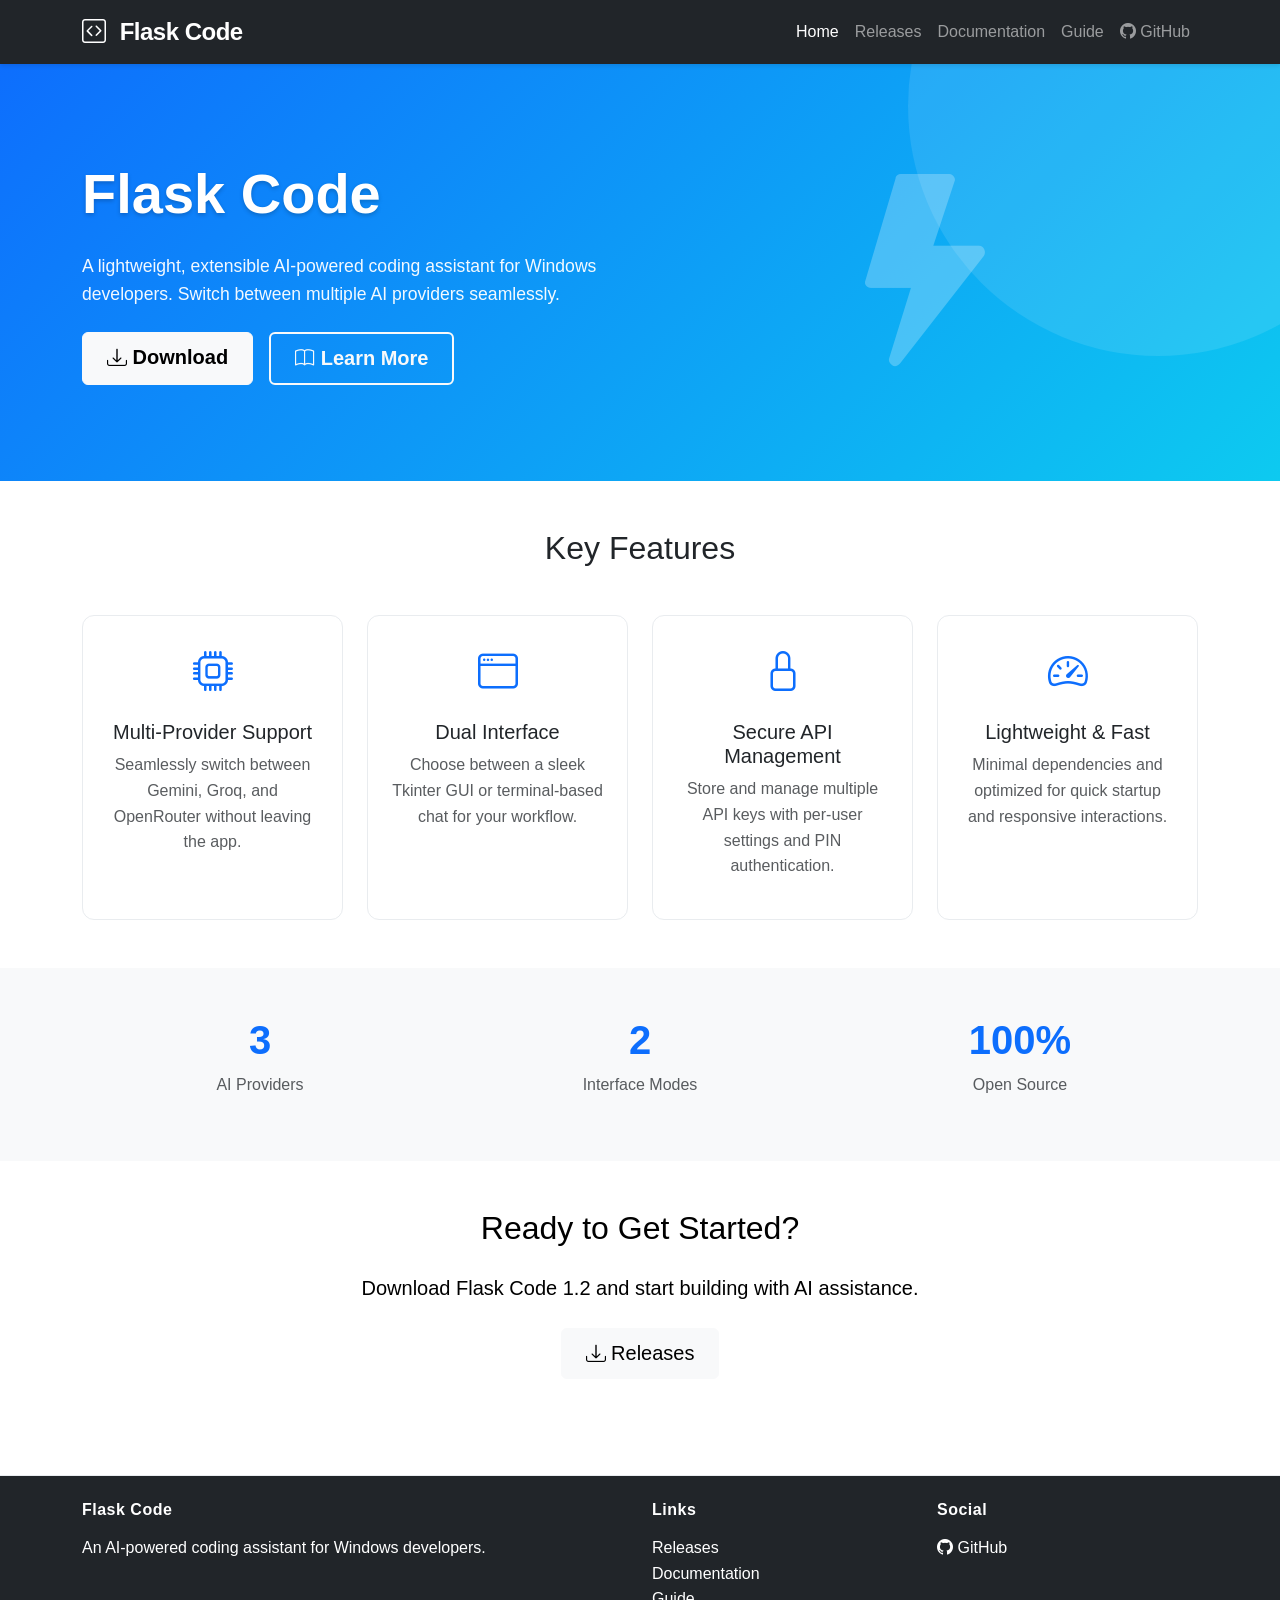
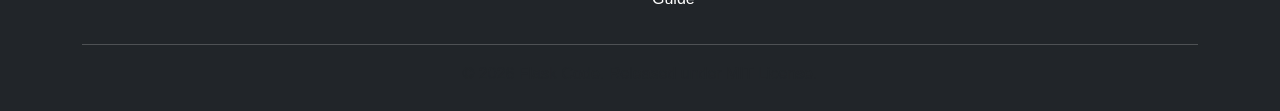
<file: index.html>
<!DOCTYPE html>
<html lang="en">
<head>
    <meta charset="UTF-8">
    <meta name="viewport" content="width=device-width, initial-scale=1.0">
    <title>Flask Code - Home</title>
    <link rel="icon" href="assets/icons/icon.svg">
    <link href="https://cdn.jsdelivr.net/npm/bootstrap@5.3.0/dist/css/bootstrap.min.css" rel="stylesheet">
    <link rel="stylesheet" href="https://cdn.jsdelivr.net/npm/bootstrap-icons@1.11.0/font/bootstrap-icons.css">
    <link rel="stylesheet" href="assets/style.css">
</head>
<body>
    <!-- Navigation -->
    <nav class="navbar navbar-expand-lg navbar-dark bg-dark sticky-top">
        <div class="container">
            <a class="navbar-brand fw-bold" href="index.html">
                <i class="bi bi-code-square"></i> Flask Code
            </a>
            <button class="navbar-toggler" type="button" data-bs-toggle="collapse" data-bs-target="#navbarNav">
                <span class="navbar-toggler-icon"></span>
            </button>
            <div class="collapse navbar-collapse" id="navbarNav">
                <ul class="navbar-nav ms-auto">
                    <li class="nav-item">
                        <a class="nav-link active" href="index.html">Home</a>
                    </li>
                    <li class="nav-item">
                        <a class="nav-link" href="releases.html">Releases</a>
                    </li>
                    <li class="nav-item">
                        <a class="nav-link" href="docs.html">Documentation</a>
                    </li>
                    <li class="nav-item">
                        <a class="nav-link" href="guide.html">Guide</a>
                    </li>
                    <li class="nav-item">
                        <a class="nav-link" href="https://github.com/firesmasher-c6/FlaskCode/" target="_blank">
                            <i class="bi bi-github"></i> GitHub
                        </a>
                    </li>
                </ul>
            </div>
        </div>
    </nav>

    <!-- Hero Section -->
    <section class="hero-section py-5" style="background: linear-gradient(135deg, #0d6efd 0%, #0dcaf0 100%); color: white;">
        <div class="container py-5" style="position: relative; z-index: 2;">
            <div class="row align-items-center">
                <div class="col-lg-6">
                    <h1 class="display-4 fw-bold mb-4" style="color: white;">Flask Code</h1>
                    <p class="lead mb-4" style="color: rgba(255, 255, 255, 0.95); font-size: 1.1rem;">A lightweight, extensible AI-powered coding assistant for Windows developers. Switch between multiple AI providers seamlessly.</p>
                    <div class="d-flex gap-3">
                        <a href="releases.html" class="btn btn-light btn-lg fw-bold">
                            <i class="bi bi-download"></i> Download
                        </a>
                        <a href="docs.html" class="btn btn-outline-light btn-lg fw-bold">
                            <i class="bi bi-book"></i> Learn More
                        </a>
                    </div>
                </div>
                <div class="col-lg-6">
                    <div class="feature-icon-large">
                        <i class="bi bi-lightning-fill"></i>
                    </div>
                </div>
            </div>
        </div>
    </section>

    <!-- Features Section -->
    <section class="py-5">
        <div class="container">
            <h2 class="text-center mb-5">Key Features</h2>
            <div class="row g-4">
                <div class="col-md-6 col-lg-3">
                    <div class="feature-box p-4 text-center">
                        <i class="bi bi-cpu feature-icon"></i>
                        <h5 class="mt-3">Multi-Provider Support</h5>
                        <p class="text-muted">Seamlessly switch between Gemini, Groq, and OpenRouter without leaving the app.</p>
                    </div>
                </div>
                <div class="col-md-6 col-lg-3">
                    <div class="feature-box p-4 text-center">
                        <i class="bi bi-window feature-icon"></i>
                        <h5 class="mt-3">Dual Interface</h5>
                        <p class="text-muted">Choose between a sleek Tkinter GUI or terminal-based chat for your workflow.</p>
                    </div>
                </div>
                <div class="col-md-6 col-lg-3">
                    <div class="feature-box p-4 text-center">
                        <i class="bi bi-lock feature-icon"></i>
                        <h5 class="mt-3">Secure API Management</h5>
                        <p class="text-muted">Store and manage multiple API keys with per-user settings and PIN authentication.</p>
                    </div>
                </div>
                <div class="col-md-6 col-lg-3">
                    <div class="feature-box p-4 text-center">
                        <i class="bi bi-speedometer2 feature-icon"></i>
                        <h5 class="mt-3">Lightweight & Fast</h5>
                        <p class="text-muted">Minimal dependencies and optimized for quick startup and responsive interactions.</p>
                    </div>
                </div>
            </div>
        </div>
    </section>

    <!-- Quick Stats -->
    <section class="py-5 bg-light">
        <div class="container">
            <div class="row text-center">
                <div class="col-md-4">
                    <h3 class="display-6 fw-bold text-primary">3</h3>
                    <p class="text-muted">AI Providers</p>
                </div>
                <div class="col-md-4">
                    <h3 class="display-6 fw-bold text-primary">2</h3>
                    <p class="text-muted">Interface Modes</p>
                </div>
                <div class="col-md-4">
                    <h3 class="display-6 fw-bold text-primary">100%</h3>
                    <p class="text-muted">Open Source</p>
                </div>
            </div>
        </div>
    </section>

    <!-- CTA Section -->
    <section class="py-5 bg-gradient text-white">
        <div class="container text-center">
            <h2 class="mb-4" style="color: black;">Ready to Get Started?</h2>
            <p class="lead mb-4" style="color: black;">Download Flask Code 1.2 and start building with AI assistance.</p>
            <a href="releases.html" class="btn btn-light btn-lg">
                <i class="bi bi-download"></i> Releases
            </a>
        </div>
    </section>

    <!-- Footer -->
    <footer class="bg-dark text-white py-4 mt-5">
        <div class="container">
            <div class="row">
                <div class="col-md-6">
                    <h6 class="fw-bold mb-3">Flask Code</h6>
                    <p style="color: white;">An AI-powered coding assistant for Windows developers.</p>
                </div>
                <div class="col-md-3">
                    <h6 class="fw-bold mb-3">Links</h6>
                    <ul class="list-unstyled">
                        <li><a href="releases.html" style="color: white; text-decoration: none;">Releases</a></li>
                        <li><a href="docs.html" style="color: white; text-decoration: none;">Documentation</a></li>
                        <li><a href="guide.html" style="color: white; text-decoration: none;">Guide</a></li>
                    </ul>
                </div>
                <div class="col-md-3">
                    <h6 class="fw-bold mb-3">Social</h6>
                    <ul class="list-unstyled">
                        <li><a href="https://github.com/firesmasher-c6/FlaskCode/" style="color: white; text-decoration: none;" target="_blank"><i class="bi bi-github"></i> GitHub</a></li>
                    </ul>
                </div>
            </div>
            <hr class="bg-secondary">
            <div class="text-center text-muted">
                <p class="mb-0">&copy; 2026 Flask Code. Released under MIT License.</p>
            </div>
        </div>
    </footer>

    <script src="https://cdn.jsdelivr.net/npm/bootstrap@5.3.0/dist/js/bootstrap.bundle.min.js"></script>
</body>
</html>
<style>
html, body {
  scrollbar-width: none !important;
  -ms-overflow-style: none !important;
}

html::-webkit-scrollbar, 
body::-webkit-scrollbar,
*::-webkit-scrollbar {
  display: none !important;
}
</style>
</file>
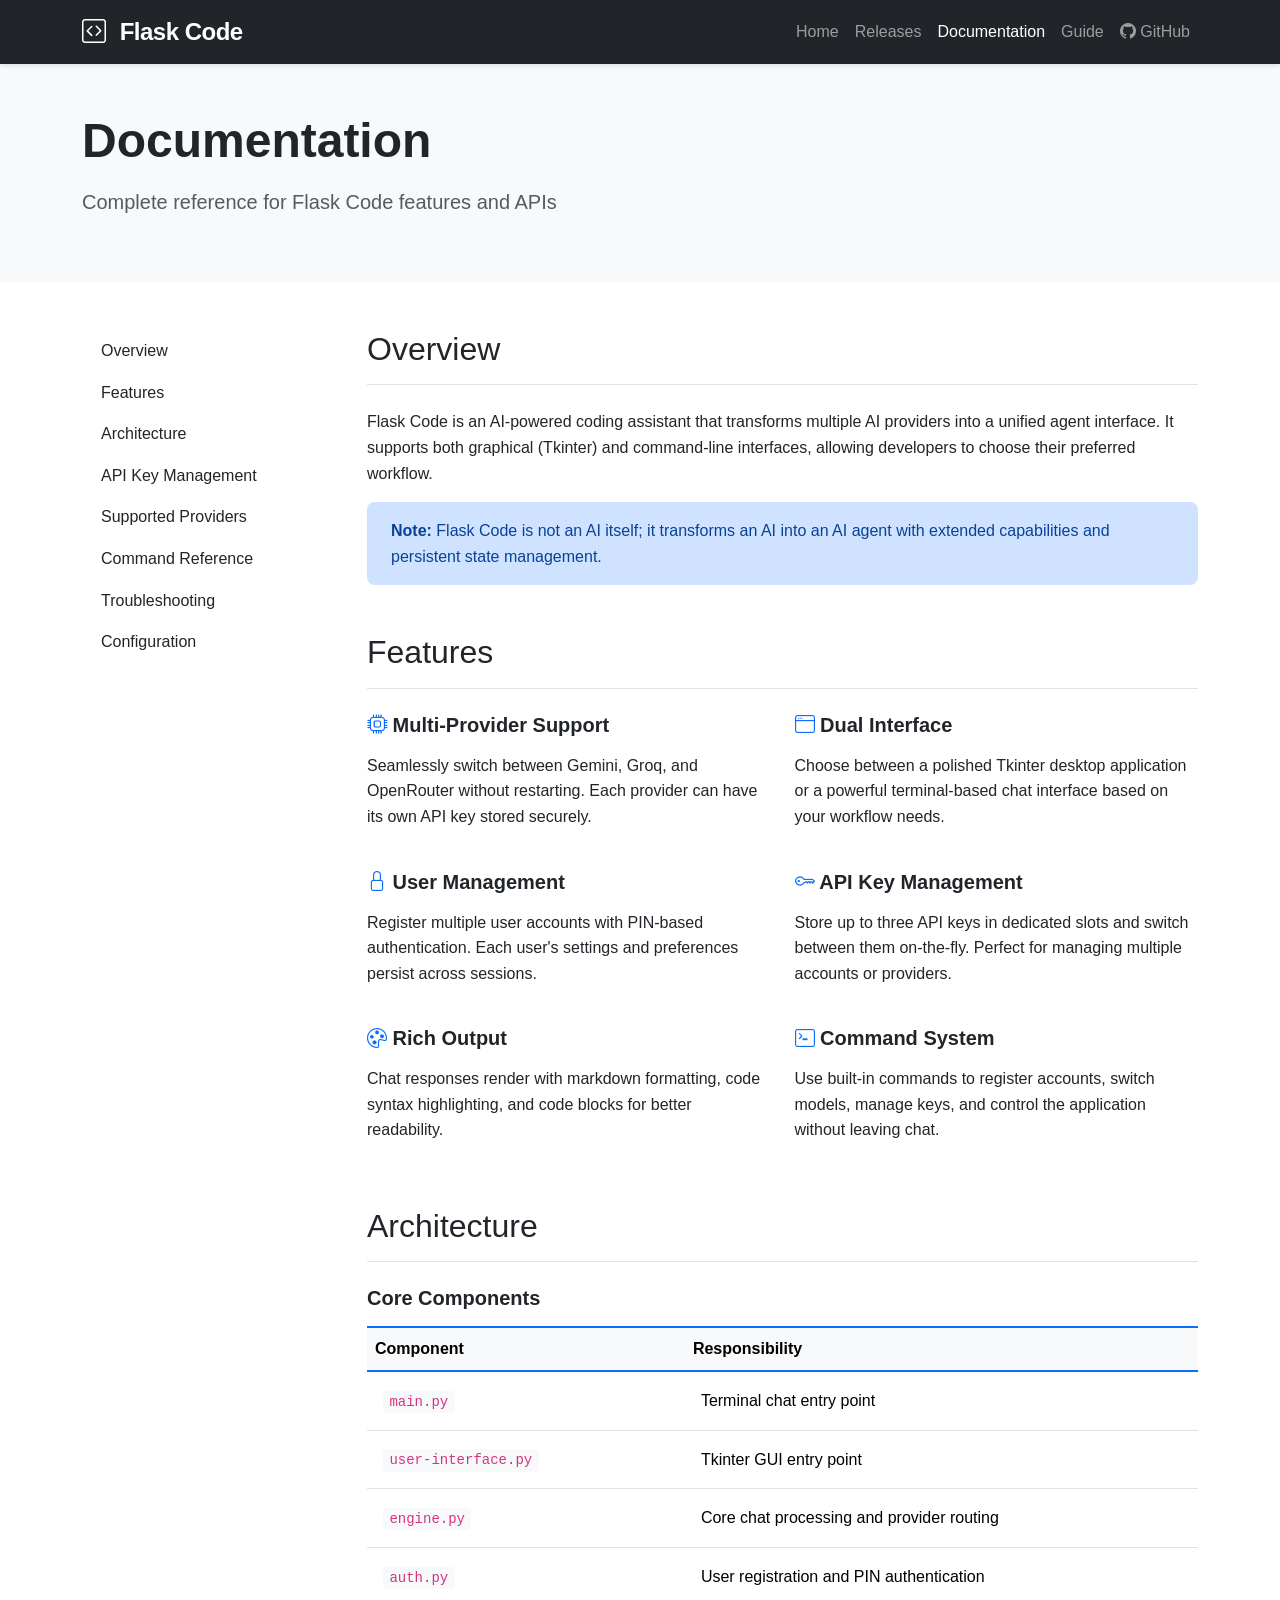
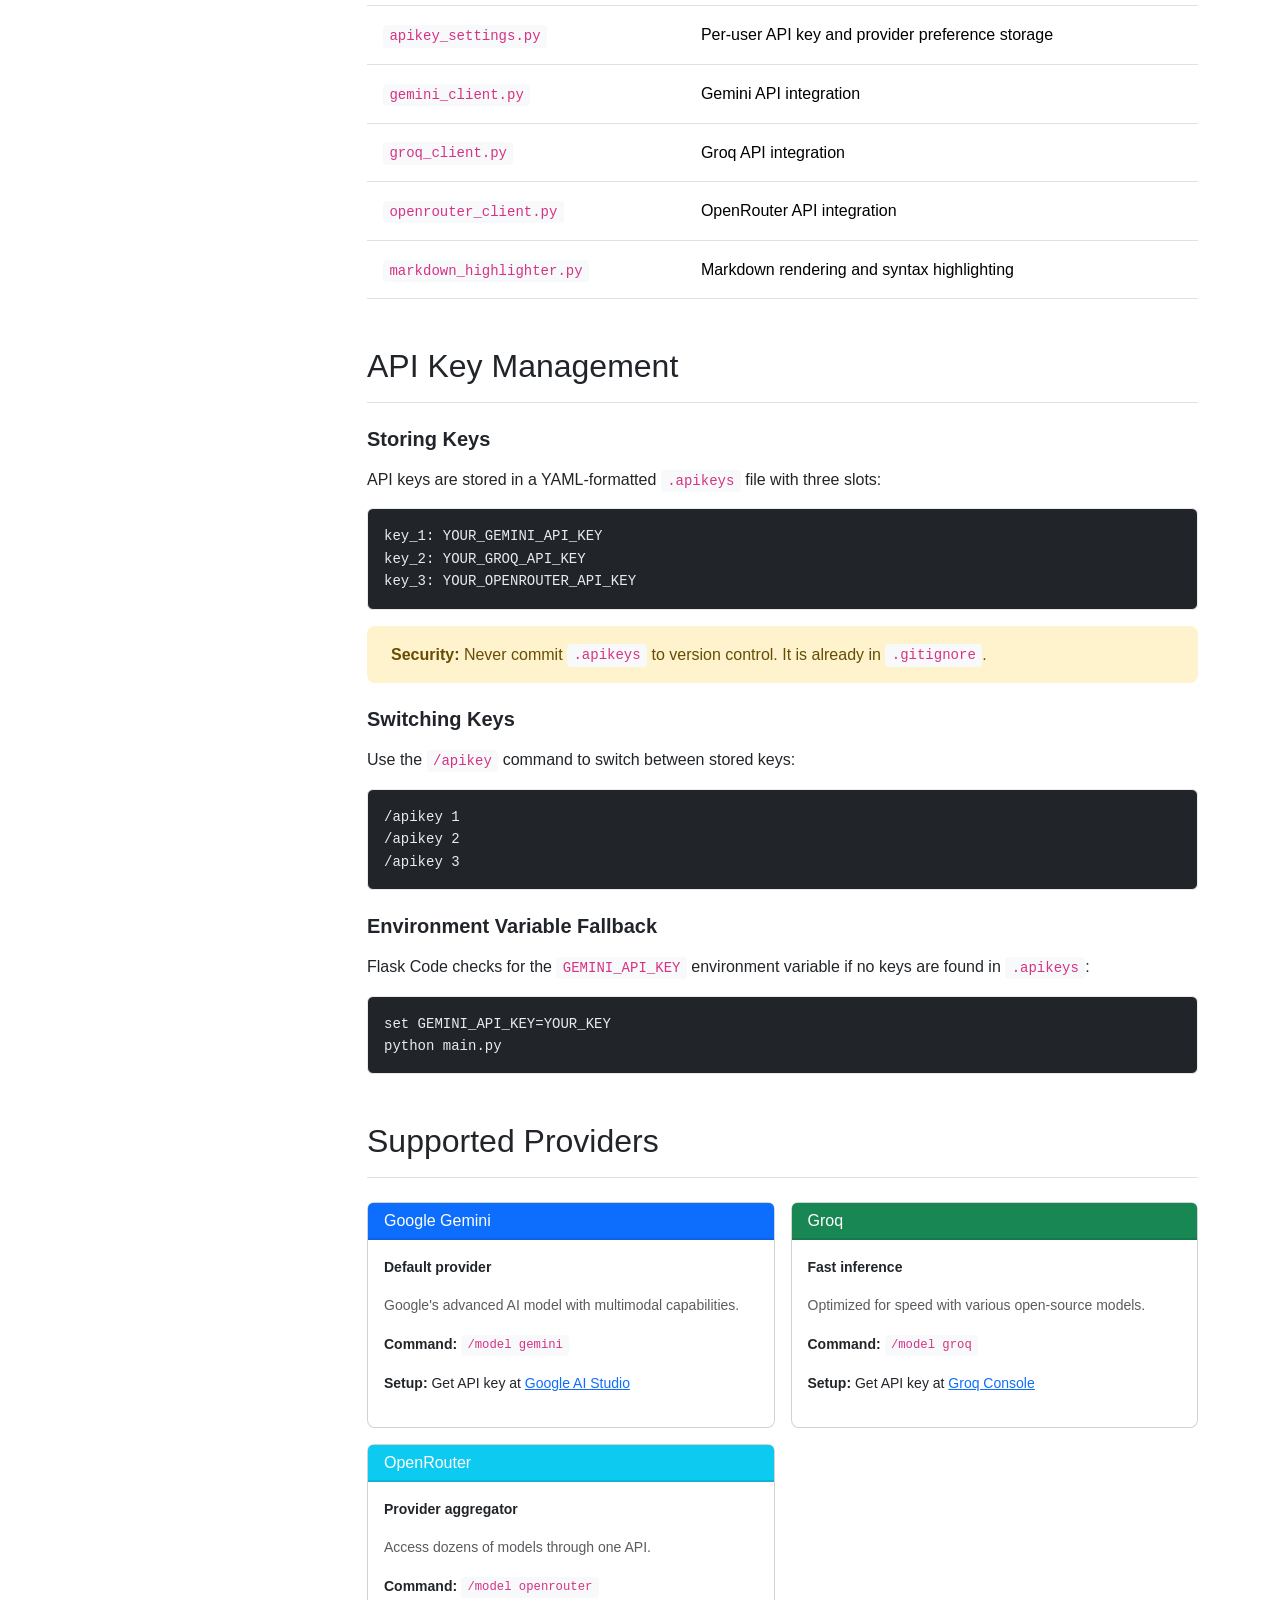
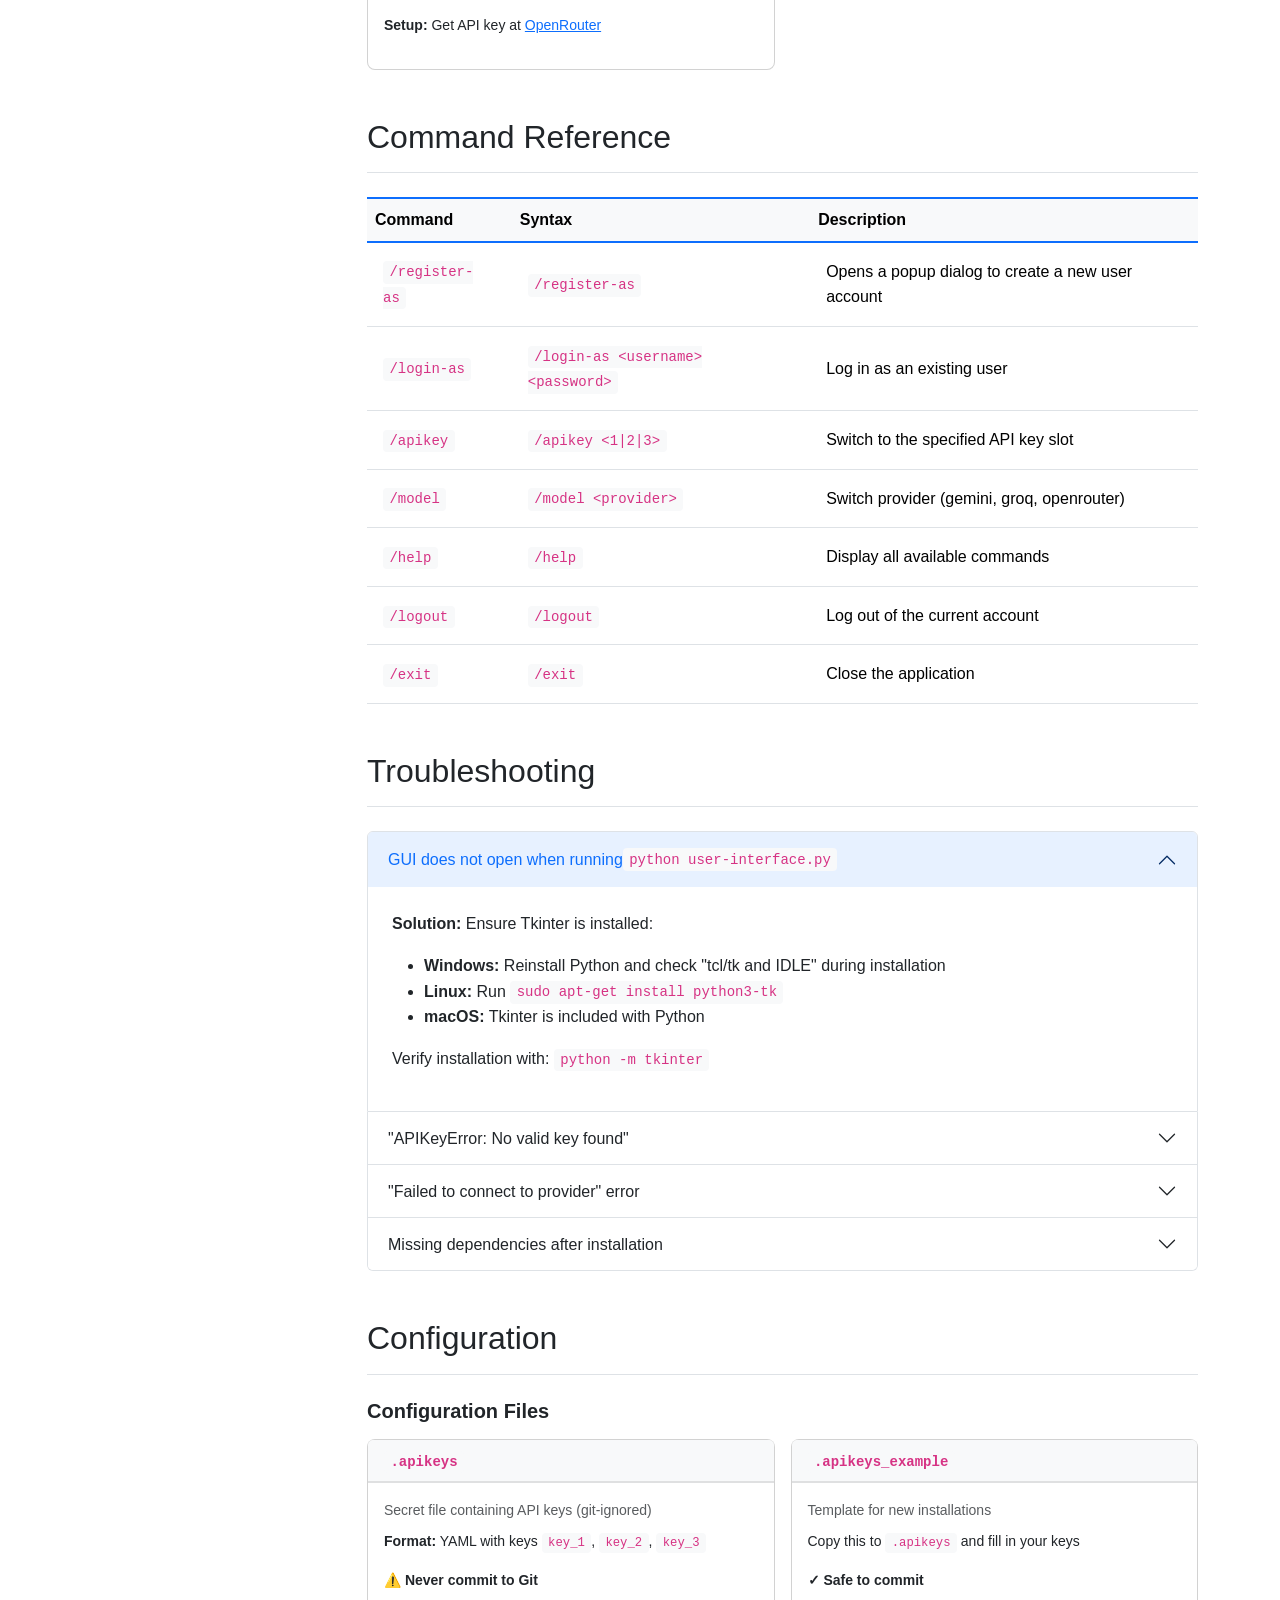
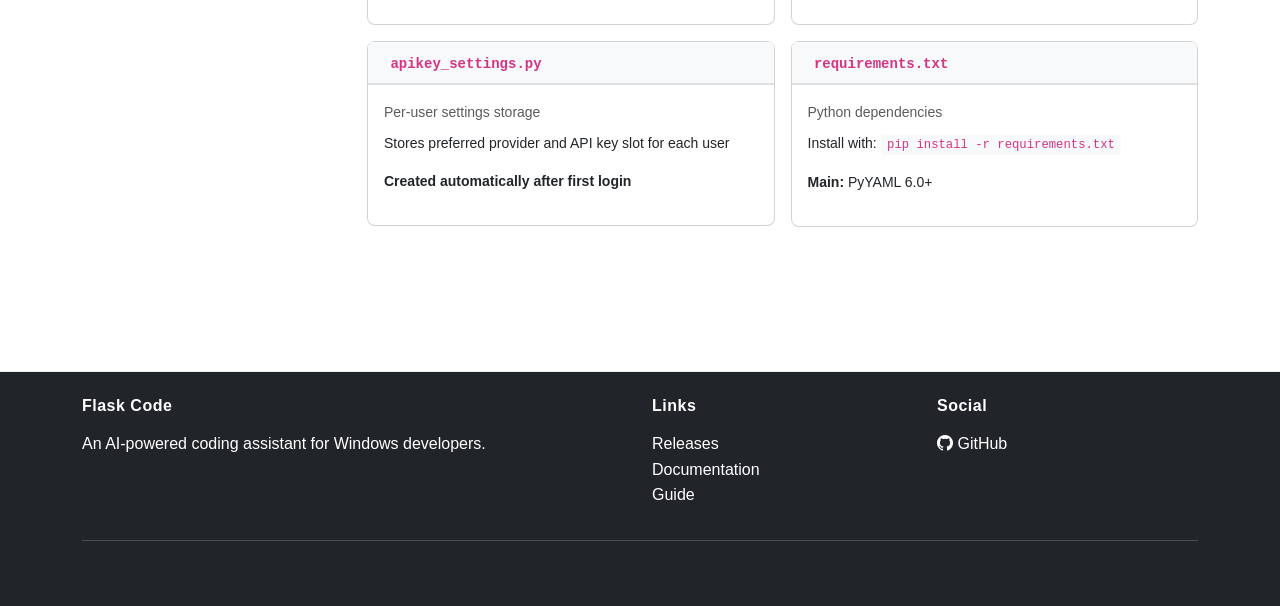
<file: docs.html>
<!DOCTYPE html>
<html lang="en">
<head>
    <meta charset="UTF-8">
    <meta name="viewport" content="width=device-width, initial-scale=1.0">
    <title>Documentation - Flask Code</title>
    <link rel="icon" href="assets/icons/icon.svg">
    <link href="https://cdn.jsdelivr.net/npm/bootstrap@5.3.0/dist/css/bootstrap.min.css" rel="stylesheet">
    <link rel="stylesheet" href="https://cdn.jsdelivr.net/npm/bootstrap-icons@1.11.0/font/bootstrap-icons.css">
    <link rel="stylesheet" href="assets/style.css">
</head>
<body>
    <!-- Navigation -->
    <nav class="navbar navbar-expand-lg navbar-dark bg-dark sticky-top">
        <div class="container">
            <a class="navbar-brand fw-bold" href="index.html">
                <i class="bi bi-code-square"></i> Flask Code
            </a>
            <button class="navbar-toggler" type="button" data-bs-toggle="collapse" data-bs-target="#navbarNav">
                <span class="navbar-toggler-icon"></span>
            </button>
            <div class="collapse navbar-collapse" id="navbarNav">
                <ul class="navbar-nav ms-auto">
                    <li class="nav-item">
                        <a class="nav-link" href="index.html">Home</a>
                    </li>
                    <li class="nav-item">
                        <a class="nav-link" href="releases.html">Releases</a>
                    </li>
                    <li class="nav-item">
                        <a class="nav-link active" href="docs.html">Documentation</a>
                    </li>
                    <li class="nav-item">
                        <a class="nav-link" href="guide.html">Guide</a>
                    </li>
                    <li class="nav-item">
                        <a class="nav-link" href="https://github.com/firesmasher-c6/FlaskCode/" target="_blank">
                            <i class="bi bi-github"></i> GitHub
                        </a>
                    </li>
                </ul>
            </div>
        </div>
    </nav>

    <!-- Page Header -->
    <section class="bg-light py-5">
        <div class="container">
            <h1 class="display-5 fw-bold mb-3">Documentation</h1>
            <p class="lead text-muted">Complete reference for Flask Code features and APIs</p>
        </div>
    </section>

    <!-- Main Content -->
    <section class="py-5">
        <div class="container">
            <div class="row">
                <!-- Sidebar Navigation -->
                <div class="col-lg-3 mb-4 mb-lg-0">
                    <div class="list-group sticky-lg-top" style="top: 80px;">
                        <a href="#overview" class="list-group-item list-group-item-action">Overview</a>
                        <a href="#features" class="list-group-item list-group-item-action">Features</a>
                        <a href="#architecture" class="list-group-item list-group-item-action">Architecture</a>
                        <a href="#api-keys" class="list-group-item list-group-item-action">API Key Management</a>
                        <a href="#providers" class="list-group-item list-group-item-action">Supported Providers</a>
                        <a href="#commands" class="list-group-item list-group-item-action">Command Reference</a>
                        <a href="#troubleshooting" class="list-group-item list-group-item-action">Troubleshooting</a>
                        <a href="#configuration" class="list-group-item list-group-item-action">Configuration</a>
                    </div>
                </div>

                <!-- Main Documentation -->
                <div class="col-lg-9">
                    <!-- Overview -->
                    <section id="overview" class="mb-5">
                        <h2 class="mb-4 pb-3 border-bottom">Overview</h2>
                        <p>Flask Code is an AI-powered coding assistant that transforms multiple AI providers into a unified agent interface. It supports both graphical (Tkinter) and command-line interfaces, allowing developers to choose their preferred workflow.</p>
                        <div class="alert alert-info">
                            <strong>Note:</strong> Flask Code is not an AI itself; it transforms an AI into an AI agent with extended capabilities and persistent state management.
                        </div>
                    </section>

                    <!-- Features -->
                    <section id="features" class="mb-5">
                        <h2 class="mb-4 pb-3 border-bottom">Features</h2>
                        <div class="row g-4">
                            <div class="col-md-6">
                                <h5 class="fw-bold mb-3"><i class="bi bi-cpu text-primary"></i> Multi-Provider Support</h5>
                                <p>Seamlessly switch between Gemini, Groq, and OpenRouter without restarting. Each provider can have its own API key stored securely.</p>
                            </div>
                            <div class="col-md-6">
                                <h5 class="fw-bold mb-3"><i class="bi bi-window text-primary"></i> Dual Interface</h5>
                                <p>Choose between a polished Tkinter desktop application or a powerful terminal-based chat interface based on your workflow needs.</p>
                            </div>
                            <div class="col-md-6">
                                <h5 class="fw-bold mb-3"><i class="bi bi-lock text-primary"></i> User Management</h5>
                                <p>Register multiple user accounts with PIN-based authentication. Each user's settings and preferences persist across sessions.</p>
                            </div>
                            <div class="col-md-6">
                                <h5 class="fw-bold mb-3"><i class="bi bi-key text-primary"></i> API Key Management</h5>
                                <p>Store up to three API keys in dedicated slots and switch between them on-the-fly. Perfect for managing multiple accounts or providers.</p>
                            </div>
                            <div class="col-md-6">
                                <h5 class="fw-bold mb-3"><i class="bi bi-palette text-primary"></i> Rich Output</h5>
                                <p>Chat responses render with markdown formatting, code syntax highlighting, and code blocks for better readability.</p>
                            </div>
                            <div class="col-md-6">
                                <h5 class="fw-bold mb-3"><i class="bi bi-terminal text-primary"></i> Command System</h5>
                                <p>Use built-in commands to register accounts, switch models, manage keys, and control the application without leaving chat.</p>
                            </div>
                        </div>
                    </section>

                    <!-- Architecture -->
                    <section id="architecture" class="mb-5">
                        <h2 class="mb-4 pb-3 border-bottom">Architecture</h2>
                        <h5 class="fw-bold mb-3">Core Components</h5>
                        <div class="table-responsive">
                            <table class="table table-hover">
                                <thead class="table-light">
                                    <tr>
                                        <th>Component</th>
                                        <th>Responsibility</th>
                                    </tr>
                                </thead>
                                <tbody>
                                    <tr>
                                        <td><code>main.py</code></td>
                                        <td>Terminal chat entry point</td>
                                    </tr>
                                    <tr>
                                        <td><code>user-interface.py</code></td>
                                        <td>Tkinter GUI entry point</td>
                                    </tr>
                                    <tr>
                                        <td><code>engine.py</code></td>
                                        <td>Core chat processing and provider routing</td>
                                    </tr>
                                    <tr>
                                        <td><code>auth.py</code></td>
                                        <td>User registration and PIN authentication</td>
                                    </tr>
                                    <tr>
                                        <td><code>apikey_settings.py</code></td>
                                        <td>Per-user API key and provider preference storage</td>
                                    </tr>
                                    <tr>
                                        <td><code>gemini_client.py</code></td>
                                        <td>Gemini API integration</td>
                                    </tr>
                                    <tr>
                                        <td><code>groq_client.py</code></td>
                                        <td>Groq API integration</td>
                                    </tr>
                                    <tr>
                                        <td><code>openrouter_client.py</code></td>
                                        <td>OpenRouter API integration</td>
                                    </tr>
                                    <tr>
                                        <td><code>markdown_highlighter.py</code></td>
                                        <td>Markdown rendering and syntax highlighting</td>
                                    </tr>
                                </tbody>
                            </table>
                        </div>
                    </section>

                    <!-- API Key Management -->
                    <section id="api-keys" class="mb-5">
                        <h2 class="mb-4 pb-3 border-bottom">API Key Management</h2>
                        <h5 class="fw-bold mb-3">Storing Keys</h5>
                        <p>API keys are stored in a YAML-formatted <code>.apikeys</code> file with three slots:</p>
                        <pre class="bg-dark text-light p-3 rounded mb-3"><code>key_1: YOUR_GEMINI_API_KEY
key_2: YOUR_GROQ_API_KEY
key_3: YOUR_OPENROUTER_API_KEY</code></pre>
                        <div class="alert alert-warning">
                            <strong>Security:</strong> Never commit <code>.apikeys</code> to version control. It is already in <code>.gitignore</code>.
                        </div>
                        <h5 class="fw-bold mb-3 mt-4">Switching Keys</h5>
                        <p>Use the <code>/apikey</code> command to switch between stored keys:</p>
                        <pre class="bg-dark text-light p-3 rounded mb-3"><code>/apikey 1
/apikey 2
/apikey 3</code></pre>
                        <h5 class="fw-bold mb-3 mt-4">Environment Variable Fallback</h5>
                        <p>Flask Code checks for the <code>GEMINI_API_KEY</code> environment variable if no keys are found in <code>.apikeys</code>:</p>
                        <pre class="bg-dark text-light p-3 rounded"><code>set GEMINI_API_KEY=YOUR_KEY
python main.py</code></pre>
                    </section>

                    <!-- Supported Providers -->
                    <section id="providers" class="mb-5">
                        <h2 class="mb-4 pb-3 border-bottom">Supported Providers</h2>
                        <div class="row g-3">
                            <div class="col-md-6">
                                <div class="card">
                                    <div class="card-header bg-primary text-white">
                                        <h6 class="mb-0">Google Gemini</h6>
                                    </div>
                                    <div class="card-body">
                                        <p class="small"><strong>Default provider</strong></p>
                                        <p class="text-muted small">Google's advanced AI model with multimodal capabilities.</p>
                                        <p class="small"><strong>Command:</strong> <code>/model gemini</code></p>
                                        <p class="small"><strong>Setup:</strong> Get API key at <a href="https://makersuite.google.com/app/apikey" target="_blank">Google AI Studio</a></p>
                                    </div>
                                </div>
                            </div>
                            <div class="col-md-6">
                                <div class="card">
                                    <div class="card-header bg-success text-white">
                                        <h6 class="mb-0">Groq</h6>
                                    </div>
                                    <div class="card-body">
                                        <p class="small"><strong>Fast inference</strong></p>
                                        <p class="text-muted small">Optimized for speed with various open-source models.</p>
                                        <p class="small"><strong>Command:</strong> <code>/model groq</code></p>
                                        <p class="small"><strong>Setup:</strong> Get API key at <a href="https://console.groq.com" target="_blank">Groq Console</a></p>
                                    </div>
                                </div>
                            </div>
                            <div class="col-md-6">
                                <div class="card">
                                    <div class="card-header bg-info text-white">
                                        <h6 class="mb-0">OpenRouter</h6>
                                    </div>
                                    <div class="card-body">
                                        <p class="small"><strong>Provider aggregator</strong></p>
                                        <p class="text-muted small">Access dozens of models through one API.</p>
                                        <p class="small"><strong>Command:</strong> <code>/model openrouter</code></p>
                                        <p class="small"><strong>Setup:</strong> Get API key at <a href="https://openrouter.ai" target="_blank">OpenRouter</a></p>
                                    </div>
                                </div>
                            </div>
                        </div>
                    </section>

                    <!-- Command Reference -->
                    <section id="commands" class="mb-5">
                        <h2 class="mb-4 pb-3 border-bottom">Command Reference</h2>
                        <div class="table-responsive">
                            <table class="table table-hover">
                                <thead class="table-light">
                                    <tr>
                                        <th>Command</th>
                                        <th>Syntax</th>
                                        <th>Description</th>
                                    </tr>
                                </thead>
                                <tbody>
                                    <tr>
                                        <td><code>/register-as</code></td>
                                        <td><code>/register-as</code></td>
                                        <td>Opens a popup dialog to create a new user account</td>
                                    </tr>
                                    <tr>
                                        <td><code>/login-as</code></td>
                                        <td><code>/login-as &lt;username&gt; &lt;password&gt;</code></td>
                                        <td>Log in as an existing user</td>
                                    </tr>
                                    <tr>
                                        <td><code>/apikey</code></td>
                                        <td><code>/apikey &lt;1|2|3&gt;</code></td>
                                        <td>Switch to the specified API key slot</td>
                                    </tr>
                                    <tr>
                                        <td><code>/model</code></td>
                                        <td><code>/model &lt;provider&gt;</code></td>
                                        <td>Switch provider (gemini, groq, openrouter)</td>
                                    </tr>
                                    <tr>
                                        <td><code>/help</code></td>
                                        <td><code>/help</code></td>
                                        <td>Display all available commands</td>
                                    </tr>
                                    <tr>
                                        <td><code>/logout</code></td>
                                        <td><code>/logout</code></td>
                                        <td>Log out of the current account</td>
                                    </tr>
                                    <tr>
                                        <td><code>/exit</code></td>
                                        <td><code>/exit</code></td>
                                        <td>Close the application</td>
                                    </tr>
                                </tbody>
                            </table>
                        </div>
                    </section>

                    <!-- Troubleshooting -->
                    <section id="troubleshooting" class="mb-5">
                        <h2 class="mb-4 pb-3 border-bottom">Troubleshooting</h2>
                        <div class="accordion" id="faqAccordion">
                            <div class="accordion-item">
                                <h2 class="accordion-header">
                                    <button class="accordion-button" type="button" data-bs-toggle="collapse" data-bs-target="#faq1">
                                        GUI does not open when running <code>python user-interface.py</code>
                                    </button>
                                </h2>
                                <div id="faq1" class="accordion-collapse collapse show" data-bs-parent="#faqAccordion">
                                    <div class="accordion-body">
                                        <p><strong>Solution:</strong> Ensure Tkinter is installed:</p>
                                        <ul>
                                            <li><strong>Windows:</strong> Reinstall Python and check "tcl/tk and IDLE" during installation</li>
                                            <li><strong>Linux:</strong> Run <code>sudo apt-get install python3-tk</code></li>
                                            <li><strong>macOS:</strong> Tkinter is included with Python</li>
                                        </ul>
                                        <p>Verify installation with: <code>python -m tkinter</code></p>
                                    </div>
                                </div>
                            </div>
                            <div class="accordion-item">
                                <h2 class="accordion-header">
                                    <button class="accordion-button collapsed" type="button" data-bs-toggle="collapse" data-bs-target="#faq2">
                                        "APIKeyError: No valid key found"
                                    </button>
                                </h2>
                                <div id="faq2" class="accordion-collapse collapse" data-bs-parent="#faqAccordion">
                                    <div class="accordion-body">
                                        <p><strong>Solution:</strong></p>
                                        <ul>
                                            <li>Verify <code>.apikeys</code> file exists in the Flask Code directory</li>
                                            <li>Check that the file is in valid YAML format with keys: <code>key_1</code>, <code>key_2</code>, <code>key_3</code></li>
                                            <li>Ensure API keys are not empty or invalid</li>
                                            <li>Try setting the <code>GEMINI_API_KEY</code> environment variable as a fallback</li>
                                        </ul>
                                    </div>
                                </div>
                            </div>
                            <div class="accordion-item">
                                <h2 class="accordion-header">
                                    <button class="accordion-button collapsed" type="button" data-bs-toggle="collapse" data-bs-target="#faq3">
                                        "Failed to connect to provider" error
                                    </button>
                                </h2>
                                <div id="faq3" class="accordion-collapse collapse" data-bs-parent="#faqAccordion">
                                    <div class="accordion-body">
                                        <p><strong>Solution:</strong></p>
                                        <ul>
                                            <li>Verify your API keys are active and have remaining quota</li>
                                            <li>Check your internet connection</li>
                                            <li>Confirm the provider's API is not experiencing downtime</li>
                                            <li>Try switching to a different provider</li>
                                        </ul>
                                    </div>
                                </div>
                            </div>
                            <div class="accordion-item">
                                <h2 class="accordion-header">
                                    <button class="accordion-button collapsed" type="button" data-bs-toggle="collapse" data-bs-target="#faq4">
                                        Missing dependencies after installation
                                    </button>
                                </h2>
                                <div id="faq4" class="accordion-collapse collapse" data-bs-parent="#faqAccordion">
                                    <div class="accordion-body">
                                        <p><strong>Solution:</strong> Reinstall dependencies:</p>
                                        <pre class="bg-dark text-light p-3 rounded"><code>python -m pip install --upgrade pip
python -m pip install -r requirements.txt</code></pre>
                                    </div>
                                </div>
                            </div>
                        </div>
                    </section>

                    <!-- Configuration -->
                    <section id="configuration" class="mb-5">
                        <h2 class="mb-4 pb-3 border-bottom">Configuration</h2>
                        <h5 class="fw-bold mb-3">Configuration Files</h5>
                        <div class="row g-3">
                            <div class="col-md-6">
                                <div class="card">
                                    <div class="card-header bg-light">
                                        <code>.apikeys</code>
                                    </div>
                                    <div class="card-body">
                                        <p class="small text-muted mb-2">Secret file containing API keys (git-ignored)</p>
                                        <p class="small"><strong>Format:</strong> YAML with keys <code>key_1</code>, <code>key_2</code>, <code>key_3</code></p>
                                        <p class="small"><strong>⚠️ Never commit to Git</strong></p>
                                    </div>
                                </div>
                            </div>
                            <div class="col-md-6">
                                <div class="card">
                                    <div class="card-header bg-light">
                                        <code>.apikeys_example</code>
                                    </div>
                                    <div class="card-body">
                                        <p class="small text-muted mb-2">Template for new installations</p>
                                        <p class="small">Copy this to <code>.apikeys</code> and fill in your keys</p>
                                        <p class="small"><strong>✓ Safe to commit</strong></p>
                                    </div>
                                </div>
                            </div>
                            <div class="col-md-6">
                                <div class="card">
                                    <div class="card-header bg-light">
                                        <code>apikey_settings.py</code>
                                    </div>
                                    <div class="card-body">
                                        <p class="small text-muted mb-2">Per-user settings storage</p>
                                        <p class="small">Stores preferred provider and API key slot for each user</p>
                                        <p class="small"><strong>Created automatically after first login</strong></p>
                                    </div>
                                </div>
                            </div>
                            <div class="col-md-6">
                                <div class="card">
                                    <div class="card-header bg-light">
                                        <code>requirements.txt</code>
                                    </div>
                                    <div class="card-body">
                                        <p class="small text-muted mb-2">Python dependencies</p>
                                        <p class="small">Install with: <code>pip install -r requirements.txt</code></p>
                                        <p class="small"><strong>Main:</strong> PyYAML 6.0+</p>
                                    </div>
                                </div>
                            </div>
                        </div>
                    </section>
                </div>
            </div>
        </div>
    </section>

    <!-- Footer -->
    <footer class="bg-dark text-white py-4 mt-5">
        <div class="container">
            <div class="row">
                <div class="col-md-6">
                    <h6 class="fw-bold mb-3">Flask Code</h6>
                    <p style="color: white;">An AI-powered coding assistant for Windows developers.</p>
                </div>
                <div class="col-md-3">
                    <h6 class="fw-bold mb-3">Links</h6>
                    <ul class="list-unstyled">
                        <li><a href="releases.html" style="color: white; text-decoration: none;">Releases</a></li>
                        <li><a href="docs.html" style="color: white; text-decoration: none;">Documentation</a></li>
                        <li><a href="guide.html" style="color: white; text-decoration: none;">Guide</a></li>
                    </ul>
                </div>
                <div class="col-md-3">
                    <h6 class="fw-bold mb-3">Social</h6>
                    <ul class="list-unstyled">
                        <li><a href="https://github.com/firesmasher-c6/FlaskCode/" style="color: white; text-decoration: none;" target="_blank"><i class="bi bi-github"></i> GitHub</a></li>
                    </ul>
                </div>
            </div>
            <hr class="bg-secondary">
            <div class="text-center text-muted">
                <p class="mb-0">&copy; 2026 Flask Code. Released under MIT License.</p>
            </div>
        </div>
    </footer>

    <script src="https://cdn.jsdelivr.net/npm/bootstrap@5.3.0/dist/js/bootstrap.bundle.min.js"></script>
</body>
</html>
<style>
html, body {
  scrollbar-width: none !important;
  -ms-overflow-style: none !important;
}

html::-webkit-scrollbar, 
body::-webkit-scrollbar,
*::-webkit-scrollbar {
  display: none !important;
}
</style>
</file>
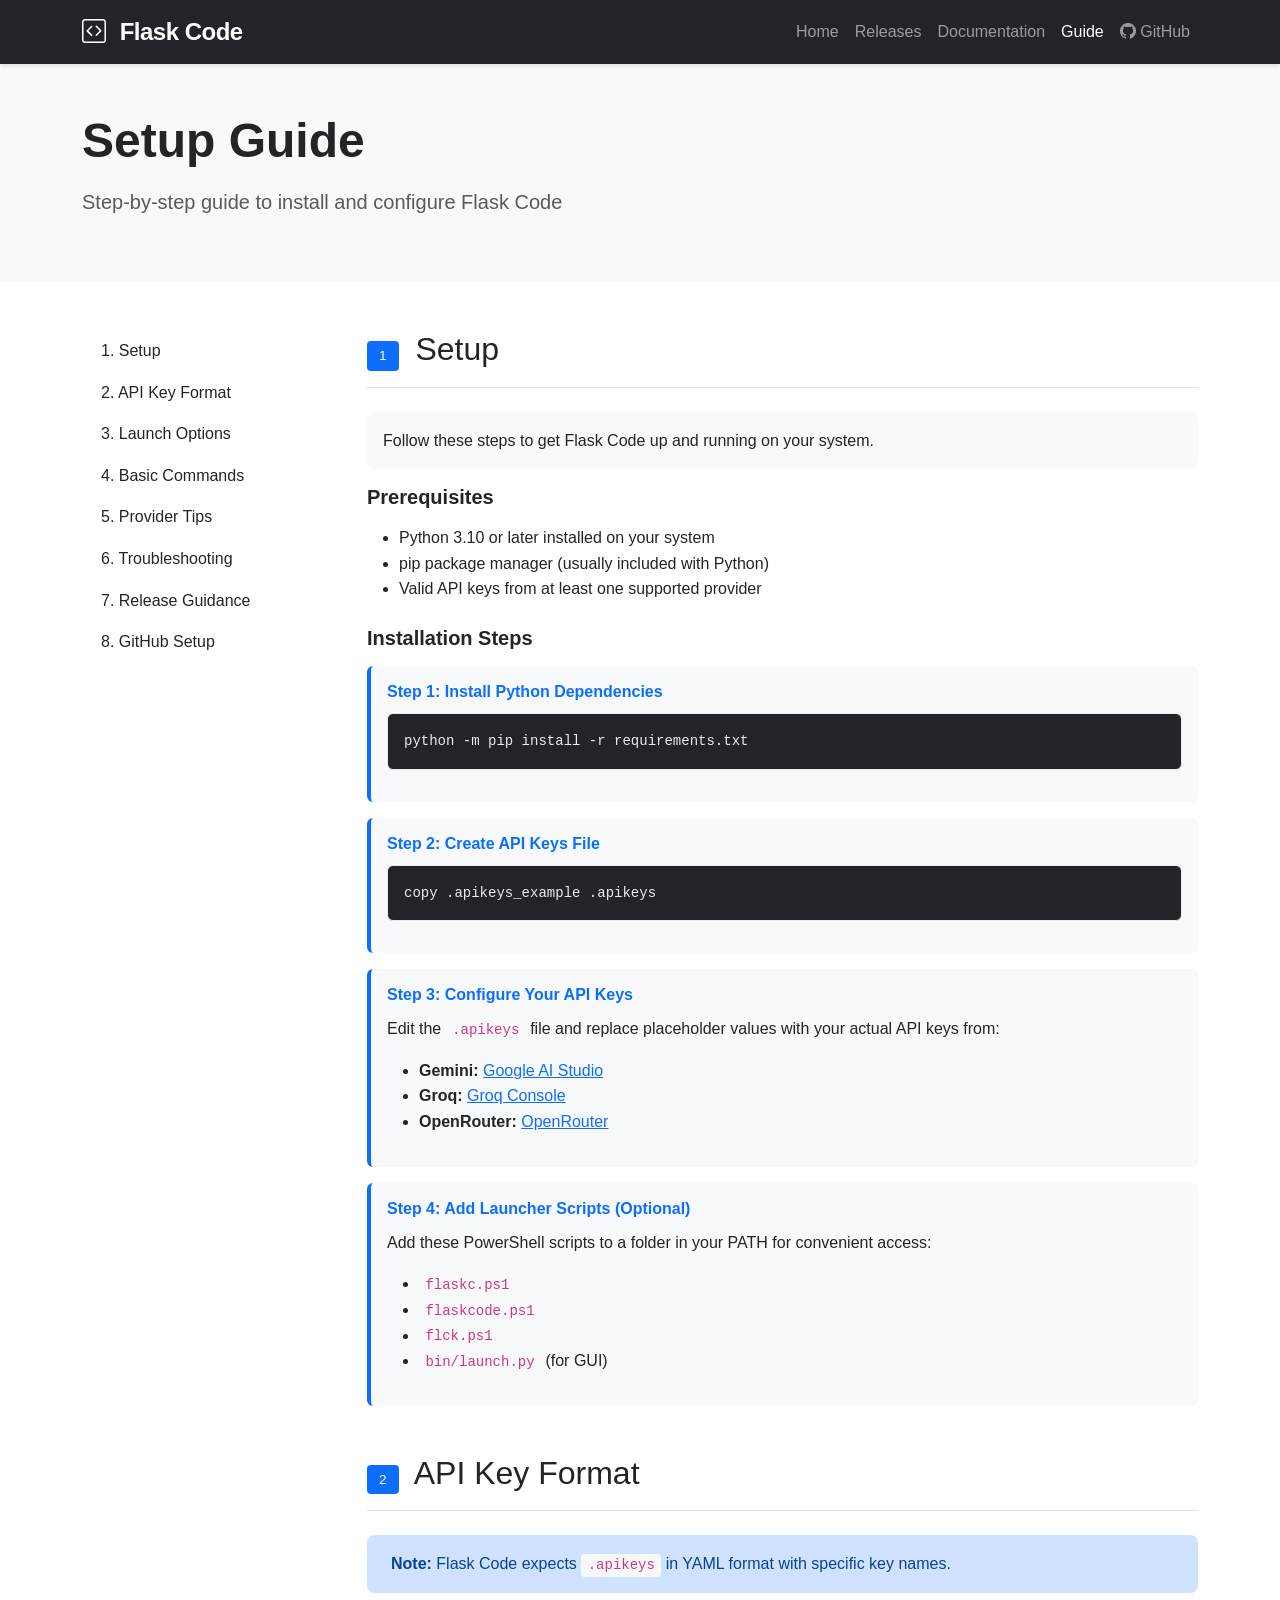
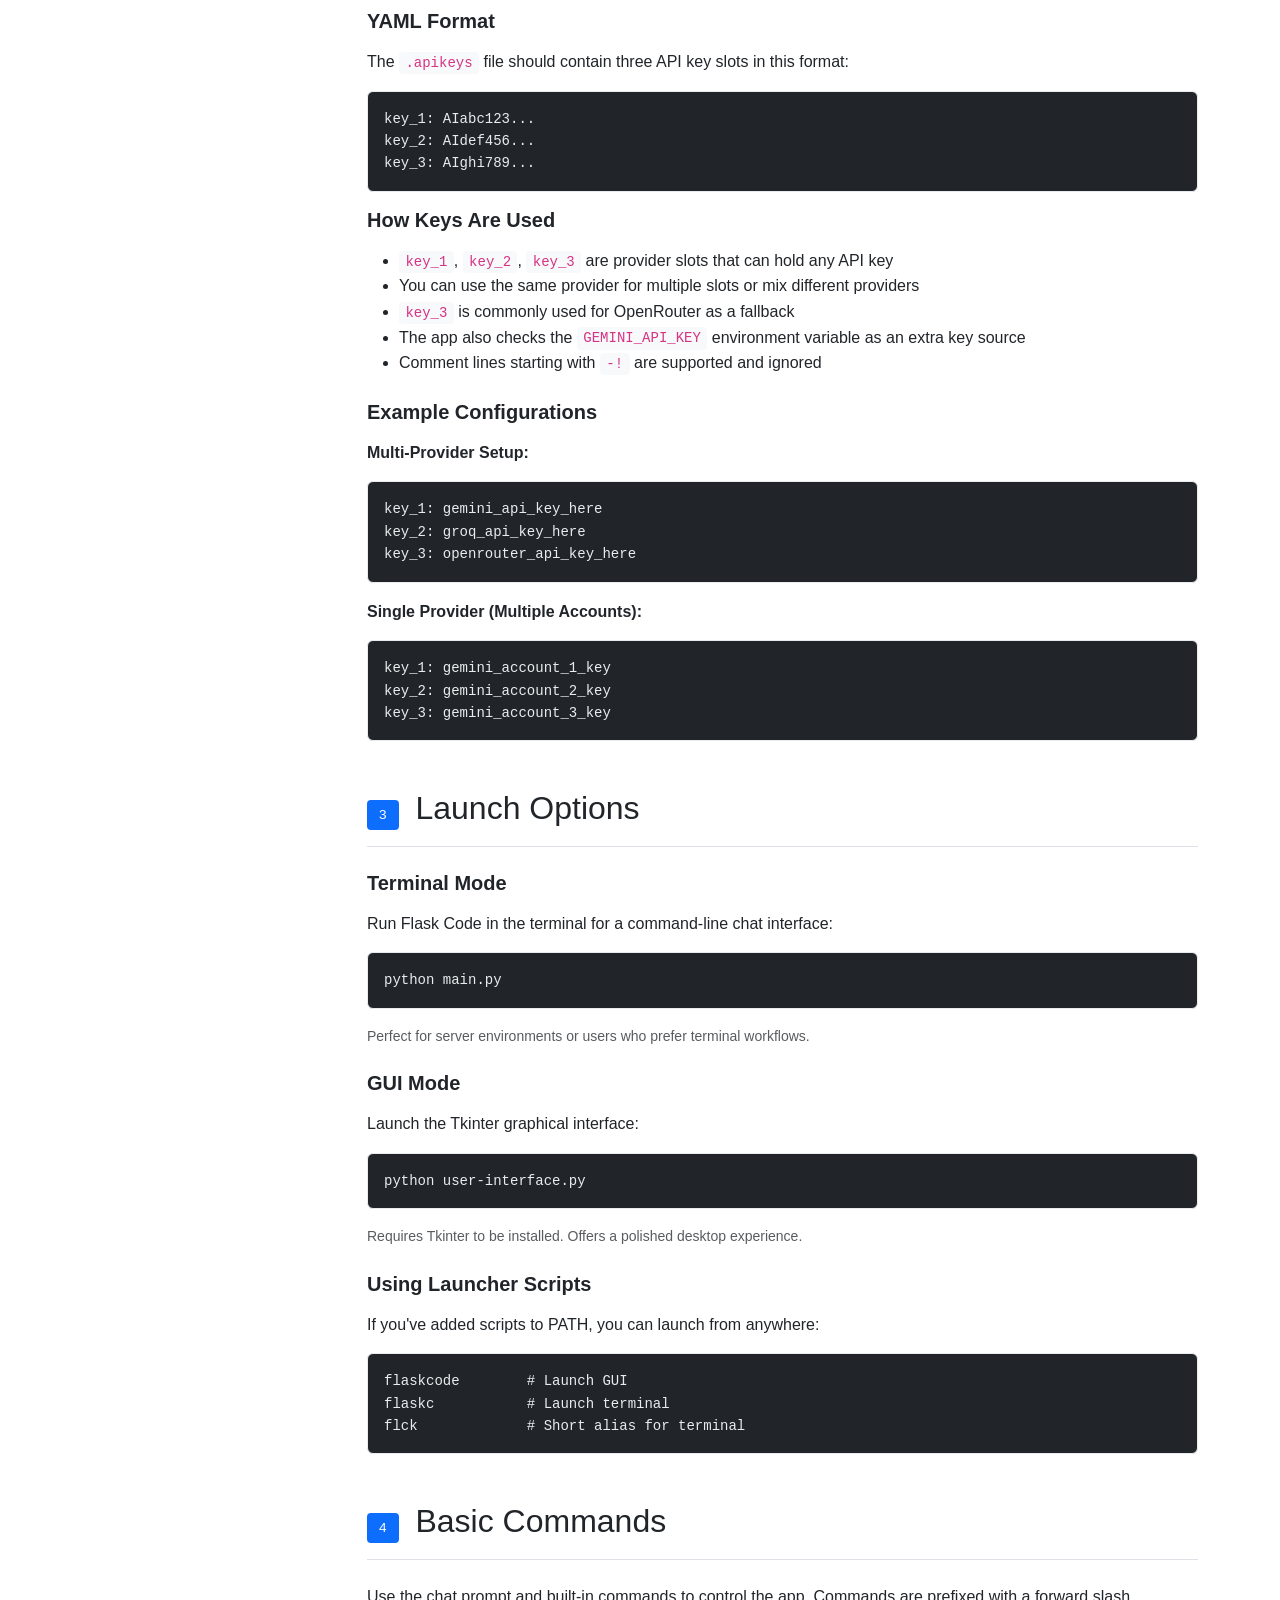
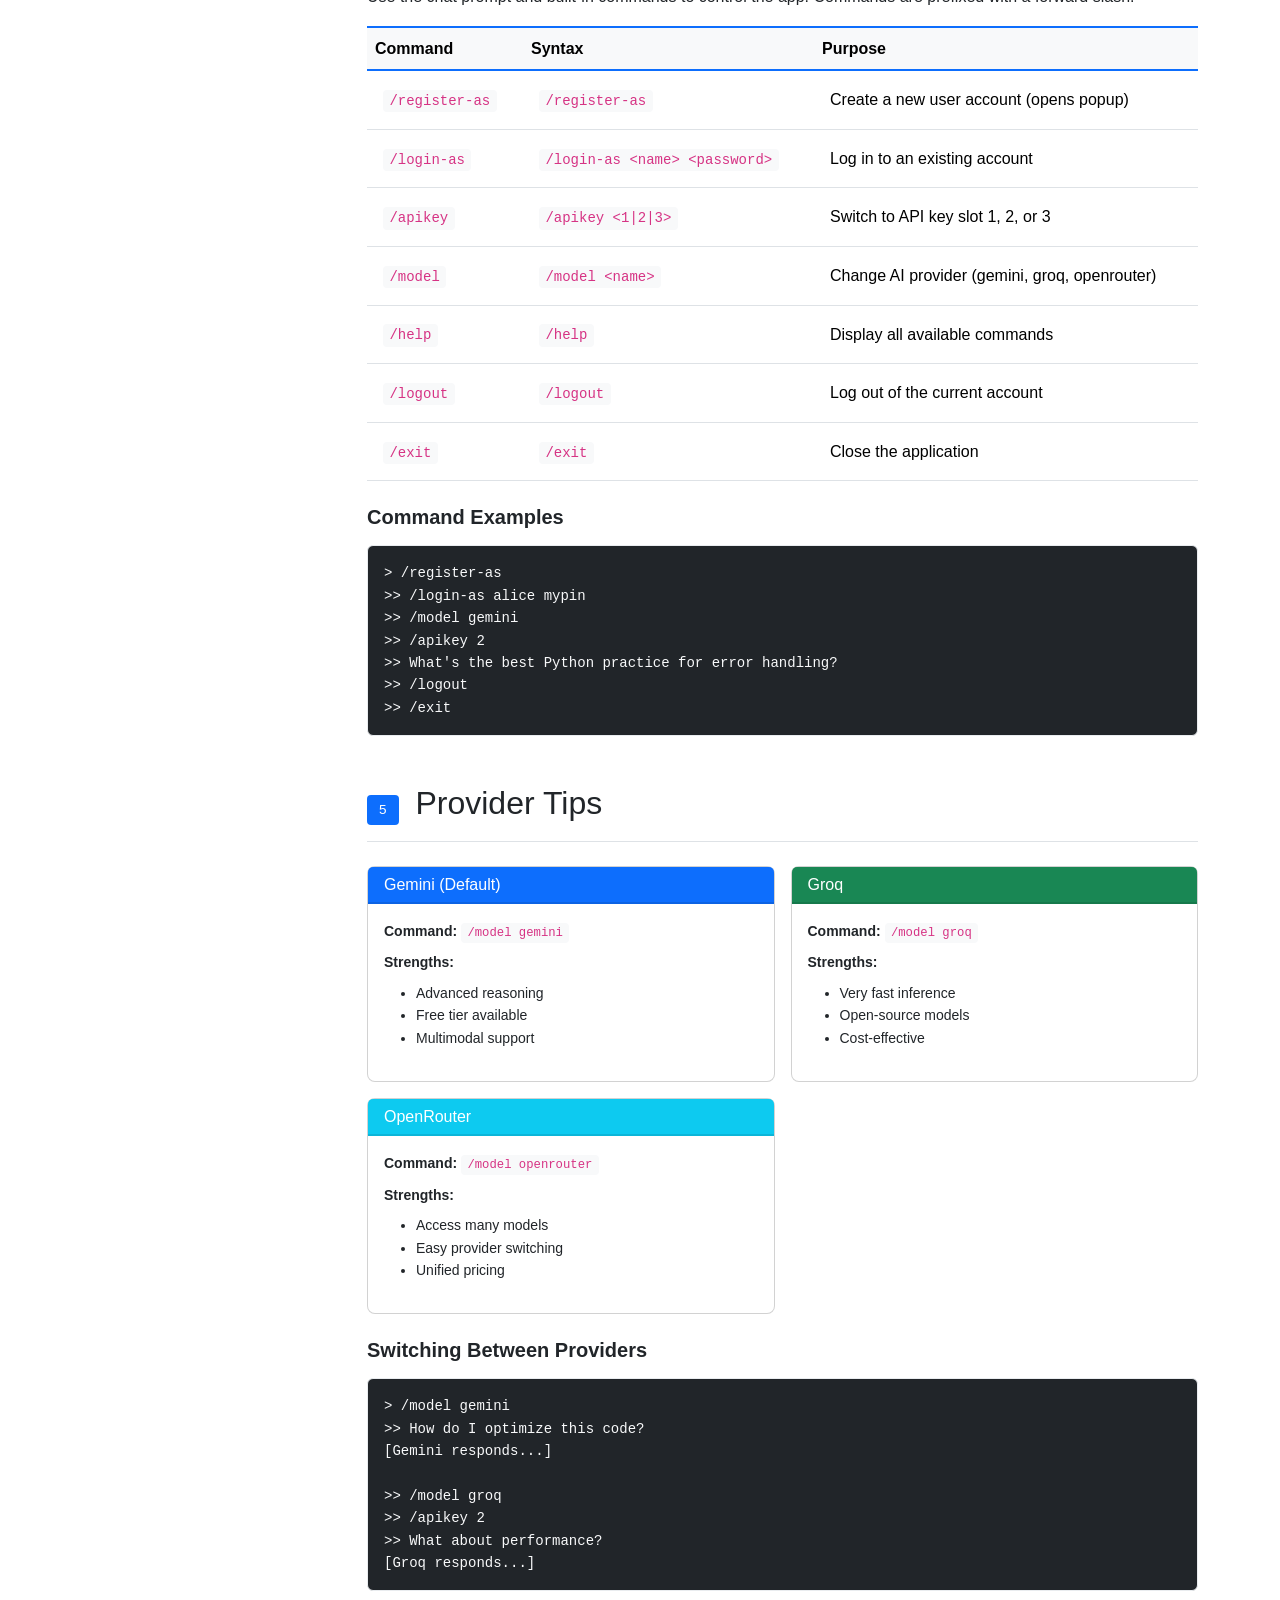
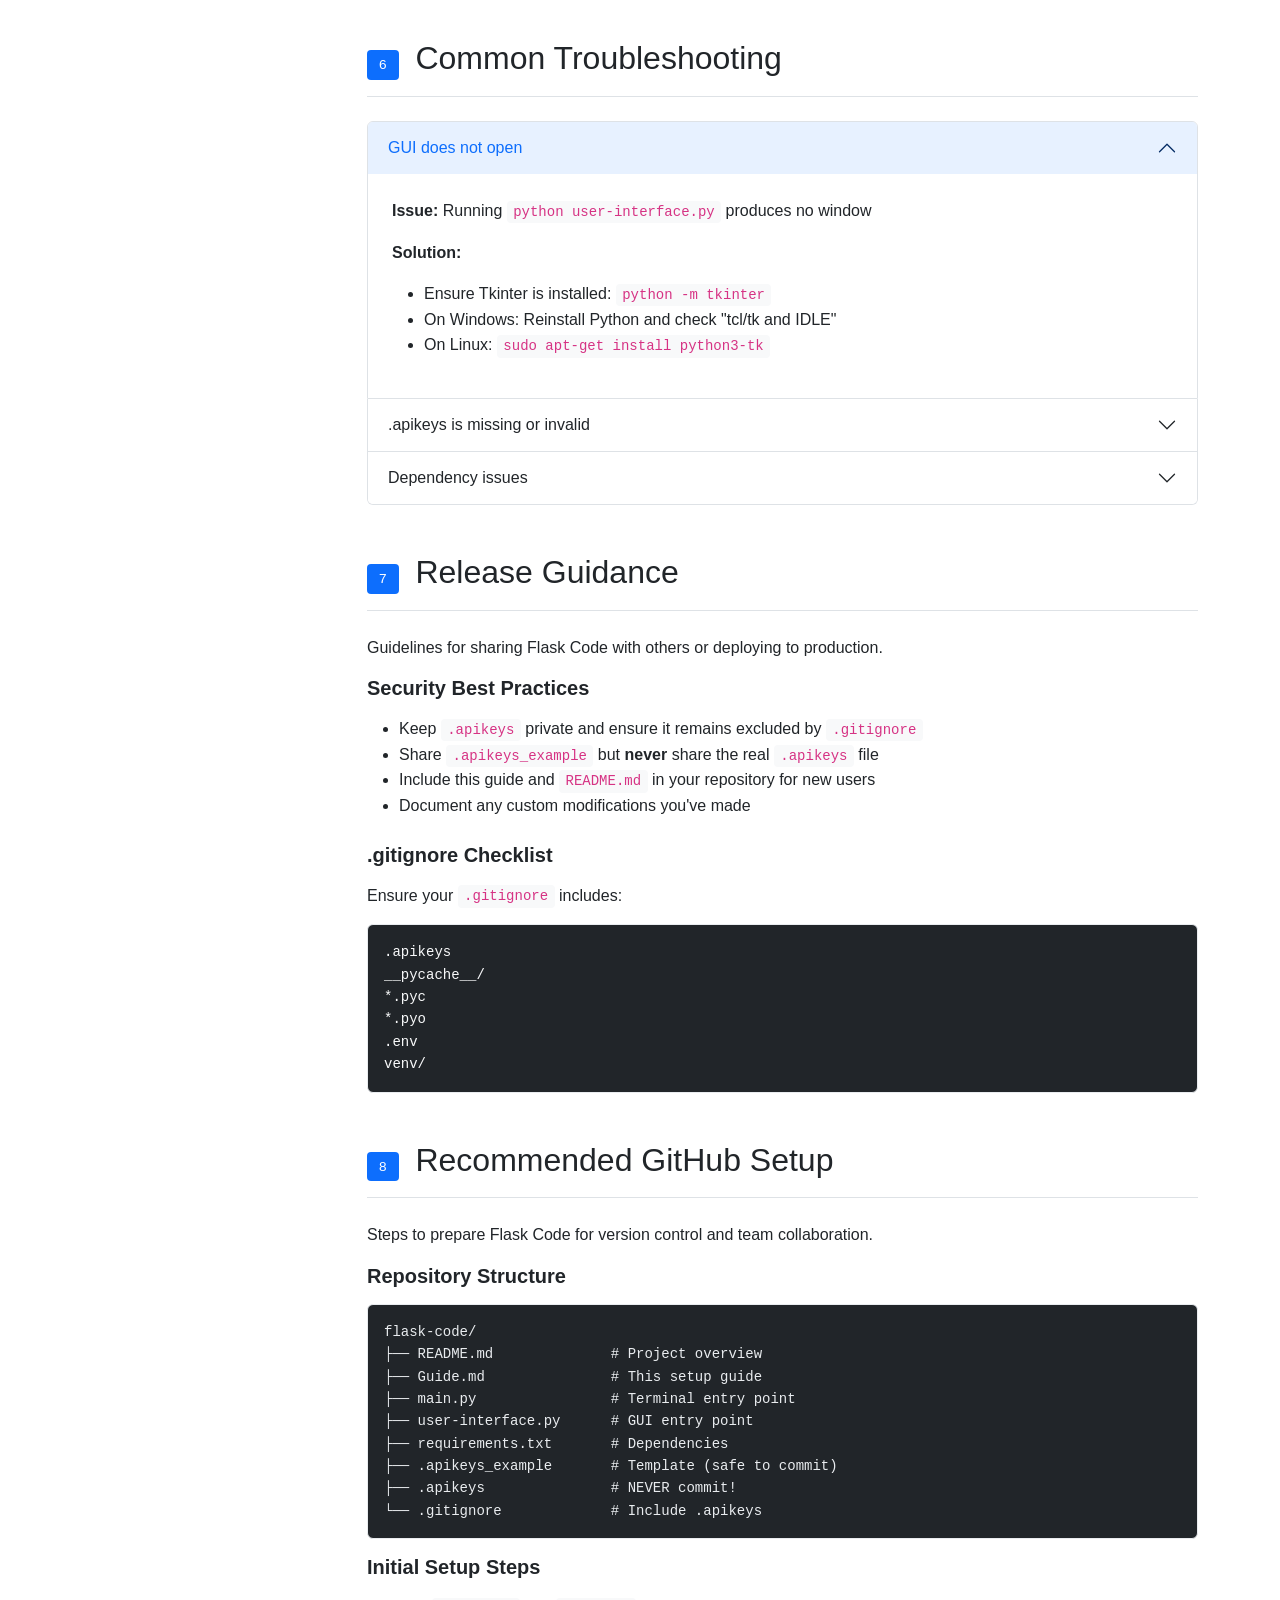
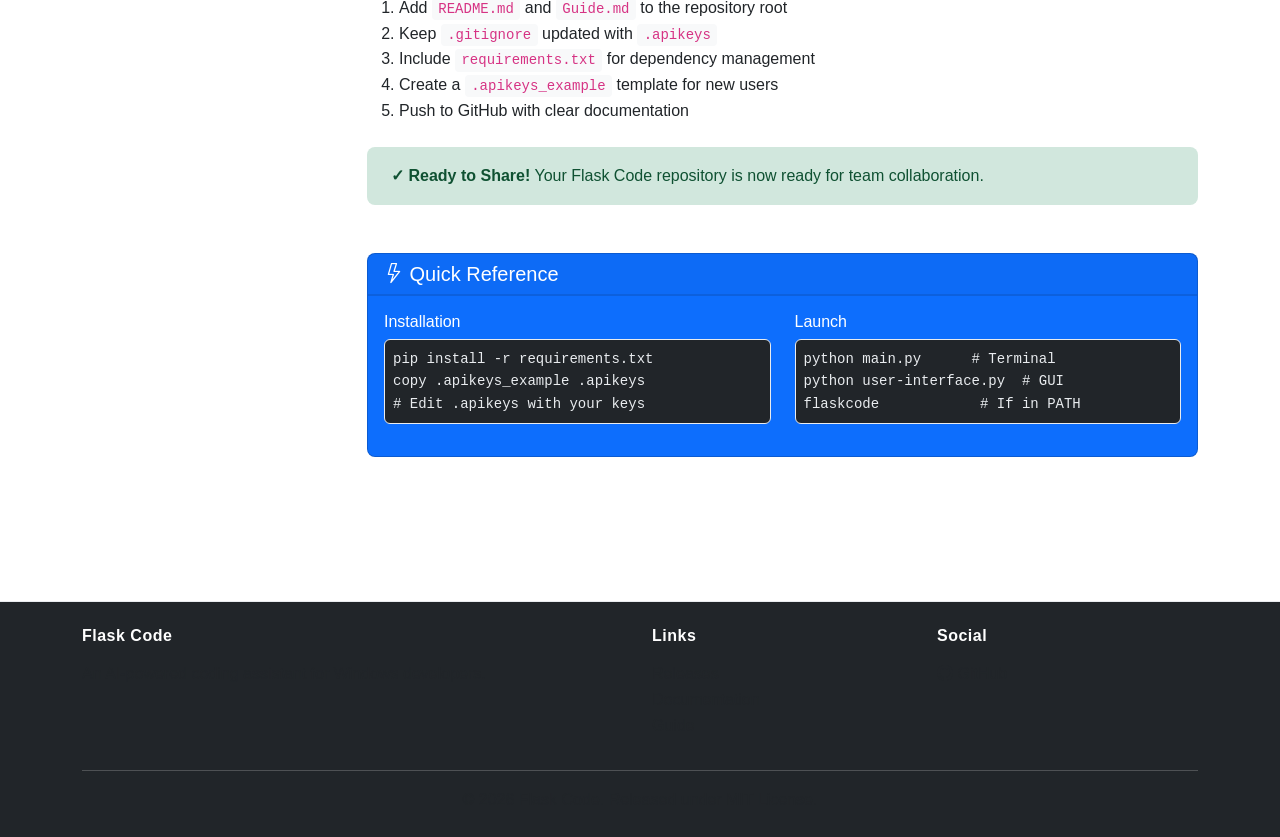
<file: guide.html>
<!DOCTYPE html>
<html lang="en">
<head>
    <meta charset="UTF-8">
    <meta name="viewport" content="width=device-width, initial-scale=1.0">
    <title>Setup Guide - Flask Code</title>
    <link rel="icon" href="assets/icons/icon.svg">
    <link href="https://cdn.jsdelivr.net/npm/bootstrap@5.3.0/dist/css/bootstrap.min.css" rel="stylesheet">
    <link rel="stylesheet" href="https://cdn.jsdelivr.net/npm/bootstrap-icons@1.11.0/font/bootstrap-icons.css">
    <link rel="stylesheet" href="assets/style.css">
</head>
<body>
    <!-- Navigation -->
    <nav class="navbar navbar-expand-lg navbar-dark bg-dark sticky-top">
        <div class="container">
            <a class="navbar-brand fw-bold" href="index.html">
                <i class="bi bi-code-square"></i> Flask Code
            </a>
            <button class="navbar-toggler" type="button" data-bs-toggle="collapse" data-bs-target="#navbarNav">
                <span class="navbar-toggler-icon"></span>
            </button>
            <div class="collapse navbar-collapse" id="navbarNav">
                <ul class="navbar-nav ms-auto">
                    <li class="nav-item">
                        <a class="nav-link" href="index.html">Home</a>
                    </li>
                    <li class="nav-item">
                        <a class="nav-link" href="releases.html">Releases</a>
                    </li>
                    <li class="nav-item">
                        <a class="nav-link" href="docs.html">Documentation</a>
                    </li>
                    <li class="nav-item">
                        <a class="nav-link active" href="guide.html">Guide</a>
                    </li>
                    <li class="nav-item">
                        <a class="nav-link" href="https://github.com/firesmasher-c6/FlaskCode/" target="_blank">
                            <i class="bi bi-github"></i> GitHub
                        </a>
                    </li>
                </ul>
            </div>
        </div>
    </nav>

    <!-- Page Header -->
    <section class="bg-light py-5">
        <div class="container">
            <h1 class="display-5 fw-bold mb-3">Setup Guide</h1>
            <p class="lead text-muted">Step-by-step guide to install and configure Flask Code</p>
        </div>
    </section>

    <!-- Main Content -->
    <section class="py-5">
        <div class="container">
            <div class="row">
                <!-- Sidebar Navigation -->
                <div class="col-lg-3 mb-4 mb-lg-0">
                    <div class="list-group sticky-lg-top" style="top: 80px;">
                        <a href="#section-1" class="list-group-item list-group-item-action">1. Setup</a>
                        <a href="#section-2" class="list-group-item list-group-item-action">2. API Key Format</a>
                        <a href="#section-3" class="list-group-item list-group-item-action">3. Launch Options</a>
                        <a href="#section-4" class="list-group-item list-group-item-action">4. Basic Commands</a>
                        <a href="#section-5" class="list-group-item list-group-item-action">5. Provider Tips</a>
                        <a href="#section-6" class="list-group-item list-group-item-action">6. Troubleshooting</a>
                        <a href="#section-7" class="list-group-item list-group-item-action">7. Release Guidance</a>
                        <a href="#section-8" class="list-group-item list-group-item-action">8. GitHub Setup</a>
                    </div>
                </div>

                <!-- Main Guide Content -->
                <div class="col-lg-9">
                    <!-- Section 1: Setup -->
                    <section id="section-1" class="mb-5">
                        <h2 class="mb-4 pb-3 border-bottom">
                            <span class="badge bg-primary me-2">1</span> Setup
                        </h2>
                        <div class="card bg-light border-0 mb-3">
                            <div class="card-body">
                                <p class="card-text">Follow these steps to get Flask Code up and running on your system.</p>
                            </div>
                        </div>

                        <h5 class="fw-bold mb-3">Prerequisites</h5>
                        <ul class="mb-4">
                            <li>Python 3.10 or later installed on your system</li>
                            <li>pip package manager (usually included with Python)</li>
                            <li>Valid API keys from at least one supported provider</li>
                        </ul>

                        <h5 class="fw-bold mb-3">Installation Steps</h5>
                        <div class="step-box mb-3">
                            <h6 class="fw-bold">Step 1: Install Python Dependencies</h6>
                            <pre class="bg-dark text-light p-3 rounded"><code>python -m pip install -r requirements.txt</code></pre>
                        </div>

                        <div class="step-box mb-3">
                            <h6 class="fw-bold">Step 2: Create API Keys File</h6>
                            <pre class="bg-dark text-light p-3 rounded"><code>copy .apikeys_example .apikeys</code></pre>
                        </div>

                        <div class="step-box mb-3">
                            <h6 class="fw-bold">Step 3: Configure Your API Keys</h6>
                            <p>Edit the <code>.apikeys</code> file and replace placeholder values with your actual API keys from:</p>
                            <ul>
                                <li><strong>Gemini:</strong> <a href="https://makersuite.google.com/app/apikey" target="_blank">Google AI Studio</a></li>
                                <li><strong>Groq:</strong> <a href="https://console.groq.com" target="_blank">Groq Console</a></li>
                                <li><strong>OpenRouter:</strong> <a href="https://openrouter.ai" target="_blank">OpenRouter</a></li>
                            </ul>
                        </div>

                        <div class="step-box mb-3">
                            <h6 class="fw-bold">Step 4: Add Launcher Scripts (Optional)</h6>
                            <p>Add these PowerShell scripts to a folder in your PATH for convenient access:</p>
                            <ul>
                                <li><code>flaskc.ps1</code></li>
                                <li><code>flaskcode.ps1</code></li>
                                <li><code>flck.ps1</code></li>
                                <li><code>bin/launch.py</code> (for GUI)</li>
                            </ul>
                        </div>
                    </section>

                    <!-- Section 2: API Key Format -->
                    <section id="section-2" class="mb-5">
                        <h2 class="mb-4 pb-3 border-bottom">
                            <span class="badge bg-primary me-2">2</span> API Key Format
                        </h2>
                        <div class="alert alert-info">
                            <strong>Note:</strong> Flask Code expects <code>.apikeys</code> in YAML format with specific key names.
                        </div>

                        <h5 class="fw-bold mb-3">YAML Format</h5>
                        <p>The <code>.apikeys</code> file should contain three API key slots in this format:</p>
                        <pre class="bg-dark text-light p-3 rounded mb-3"><code>key_1: AIabc123...
key_2: AIdef456...
key_3: AIghi789...</code></pre>

                        <h5 class="fw-bold mb-3">How Keys Are Used</h5>
                        <ul class="mb-4">
                            <li><code>key_1</code>, <code>key_2</code>, <code>key_3</code> are provider slots that can hold any API key</li>
                            <li>You can use the same provider for multiple slots or mix different providers</li>
                            <li><code>key_3</code> is commonly used for OpenRouter as a fallback</li>
                            <li>The app also checks the <code>GEMINI_API_KEY</code> environment variable as an extra key source</li>
                            <li>Comment lines starting with <code>-!</code> are supported and ignored</li>
                        </ul>

                        <h5 class="fw-bold mb-3">Example Configurations</h5>
                        <p><strong>Multi-Provider Setup:</strong></p>
                        <pre class="bg-dark text-light p-3 rounded"><code>key_1: gemini_api_key_here
key_2: groq_api_key_here
key_3: openrouter_api_key_here</code></pre>

                        <p><strong>Single Provider (Multiple Accounts):</strong></p>
                        <pre class="bg-dark text-light p-3 rounded"><code>key_1: gemini_account_1_key
key_2: gemini_account_2_key
key_3: gemini_account_3_key</code></pre>
                    </section>

                    <!-- Section 3: Launch Options -->
                    <section id="section-3" class="mb-5">
                        <h2 class="mb-4 pb-3 border-bottom">
                            <span class="badge bg-primary me-2">3</span> Launch Options
                        </h2>

                        <h5 class="fw-bold mb-3">Terminal Mode</h5>
                        <p>Run Flask Code in the terminal for a command-line chat interface:</p>
                        <pre class="bg-dark text-light p-3 rounded"><code>python main.py</code></pre>
                        <p class="text-muted small mt-2">Perfect for server environments or users who prefer terminal workflows.</p>

                        <h5 class="fw-bold mb-3 mt-4">GUI Mode</h5>
                        <p>Launch the Tkinter graphical interface:</p>
                        <pre class="bg-dark text-light p-3 rounded"><code>python user-interface.py</code></pre>
                        <p class="text-muted small mt-2">Requires Tkinter to be installed. Offers a polished desktop experience.</p>

                        <h5 class="fw-bold mb-3 mt-4">Using Launcher Scripts</h5>
                        <p>If you've added scripts to PATH, you can launch from anywhere:</p>
                        <pre class="bg-dark text-light p-3 rounded"><code>flaskcode        # Launch GUI
flaskc           # Launch terminal
flck             # Short alias for terminal</code></pre>
                    </section>

                    <!-- Section 4: Basic Commands -->
                    <section id="section-4" class="mb-5">
                        <h2 class="mb-4 pb-3 border-bottom">
                            <span class="badge bg-primary me-2">4</span> Basic Commands
                        </h2>
                        <p>Use the chat prompt and built-in commands to control the app. Commands are prefixed with a forward slash.</p>

                        <div class="table-responsive">
                            <table class="table table-hover">
                                <thead class="table-light">
                                    <tr>
                                        <th>Command</th>
                                        <th>Syntax</th>
                                        <th>Purpose</th>
                                    </tr>
                                </thead>
                                <tbody>
                                    <tr>
                                        <td><code>/register-as</code></td>
                                        <td><code>/register-as</code></td>
                                        <td>Create a new user account (opens popup)</td>
                                    </tr>
                                    <tr>
                                        <td><code>/login-as</code></td>
                                        <td><code>/login-as &lt;name&gt; &lt;password&gt;</code></td>
                                        <td>Log in to an existing account</td>
                                    </tr>
                                    <tr>
                                        <td><code>/apikey</code></td>
                                        <td><code>/apikey &lt;1|2|3&gt;</code></td>
                                        <td>Switch to API key slot 1, 2, or 3</td>
                                    </tr>
                                    <tr>
                                        <td><code>/model</code></td>
                                        <td><code>/model &lt;name&gt;</code></td>
                                        <td>Change AI provider (gemini, groq, openrouter)</td>
                                    </tr>
                                    <tr>
                                        <td><code>/help</code></td>
                                        <td><code>/help</code></td>
                                        <td>Display all available commands</td>
                                    </tr>
                                    <tr>
                                        <td><code>/logout</code></td>
                                        <td><code>/logout</code></td>
                                        <td>Log out of the current account</td>
                                    </tr>
                                    <tr>
                                        <td><code>/exit</code></td>
                                        <td><code>/exit</code></td>
                                        <td>Close the application</td>
                                    </tr>
                                </tbody>
                            </table>
                        </div>

                        <h5 class="fw-bold mb-3 mt-4">Command Examples</h5>
                        <pre class="bg-dark text-light p-3 rounded"><code">> /register-as
>> /login-as alice mypin
>> /model gemini
>> /apikey 2
>> What's the best Python practice for error handling?
>> /logout
>> /exit</code></pre>
                    </section>

                    <!-- Section 5: Provider Tips -->
                    <section id="section-5" class="mb-5">
                        <h2 class="mb-4 pb-3 border-bottom">
                            <span class="badge bg-primary me-2">5</span> Provider Tips
                        </h2>

                        <div class="row g-3">
                            <div class="col-md-6">
                                <div class="card">
                                    <div class="card-header bg-primary text-white">
                                        <h6 class="mb-0">Gemini (Default)</h6>
                                    </div>
                                    <div class="card-body">
                                        <p class="small mb-2"><strong>Command:</strong> <code>/model gemini</code></p>
                                        <p class="small mb-2"><strong>Strengths:</strong></p>
                                        <ul class="small">
                                            <li>Advanced reasoning</li>
                                            <li>Free tier available</li>
                                            <li>Multimodal support</li>
                                        </ul>
                                    </div>
                                </div>
                            </div>
                            <div class="col-md-6">
                                <div class="card">
                                    <div class="card-header bg-success text-white">
                                        <h6 class="mb-0">Groq</h6>
                                    </div>
                                    <div class="card-body">
                                        <p class="small mb-2"><strong>Command:</strong> <code>/model groq</code></p>
                                        <p class="small mb-2"><strong>Strengths:</strong></p>
                                        <ul class="small">
                                            <li>Very fast inference</li>
                                            <li>Open-source models</li>
                                            <li>Cost-effective</li>
                                        </ul>
                                    </div>
                                </div>
                            </div>
                            <div class="col-md-6">
                                <div class="card">
                                    <div class="card-header bg-info text-white">
                                        <h6 class="mb-0">OpenRouter</h6>
                                    </div>
                                    <div class="card-body">
                                        <p class="small mb-2"><strong>Command:</strong> <code>/model openrouter</code></p>
                                        <p class="small mb-2"><strong>Strengths:</strong></p>
                                        <ul class="small">
                                            <li>Access many models</li>
                                            <li>Easy provider switching</li>
                                            <li>Unified pricing</li>
                                        </ul>
                                    </div>
                                </div>
                            </div>
                        </div>

                        <h5 class="fw-bold mb-3 mt-4">Switching Between Providers</h5>
                        <pre class="bg-dark text-light p-3 rounded"><code">> /model gemini
>> How do I optimize this code?
[Gemini responds...]

>> /model groq
>> /apikey 2
>> What about performance?
[Groq responds...]</code></pre>
                    </section>

                    <!-- Section 6: Troubleshooting -->
                    <section id="section-6" class="mb-5">
                        <h2 class="mb-4 pb-3 border-bottom">
                            <span class="badge bg-primary me-2">6</span> Common Troubleshooting
                        </h2>

                        <div class="accordion" id="troubleAccordion">
                            <div class="accordion-item">
                                <h2 class="accordion-header">
                                    <button class="accordion-button" type="button" data-bs-toggle="collapse" data-bs-target="#trouble1">
                                        GUI does not open
                                    </button>
                                </h2>
                                <div id="trouble1" class="accordion-collapse collapse show" data-bs-parent="#troubleAccordion">
                                    <div class="accordion-body">
                                        <p><strong>Issue:</strong> Running <code>python user-interface.py</code> produces no window</p>
                                        <p><strong>Solution:</strong></p>
                                        <ul>
                                            <li>Ensure Tkinter is installed: <code>python -m tkinter</code></li>
                                            <li>On Windows: Reinstall Python and check "tcl/tk and IDLE"</li>
                                            <li>On Linux: <code>sudo apt-get install python3-tk</code></li>
                                        </ul>
                                    </div>
                                </div>
                            </div>
                            <div class="accordion-item">
                                <h2 class="accordion-header">
                                    <button class="accordion-button collapsed" type="button" data-bs-toggle="collapse" data-bs-target="#trouble2">
                                        .apikeys is missing or invalid
                                    </button>
                                </h2>
                                <div id="trouble2" class="accordion-collapse collapse" data-bs-parent="#troubleAccordion">
                                    <div class="accordion-body">
                                        <p><strong>Issue:</strong> "FileNotFoundError" or "YAML parse error"</p>
                                        <p><strong>Solution:</strong></p>
                                        <ul>
                                            <li>Copy the template: <code>copy .apikeys_example .apikeys</code></li>
                                            <li>Replace placeholder values with real API keys</li>
                                            <li>Verify YAML formatting (colons, spacing)</li>
                                            <li>Ensure file is in the Flask Code root directory</li>
                                        </ul>
                                    </div>
                                </div>
                            </div>
                            <div class="accordion-item">
                                <h2 class="accordion-header">
                                    <button class="accordion-button collapsed" type="button" data-bs-toggle="collapse" data-bs-target="#trouble3">
                                        Dependency issues
                                    </button>
                                </h2>
                                <div id="trouble3" class="accordion-collapse collapse" data-bs-parent="#troubleAccordion">
                                    <div class="accordion-body">
                                        <p><strong>Issue:</strong> "ModuleNotFoundError" when running</p>
                                        <p><strong>Solution:</strong></p>
                                        <pre class="bg-dark text-light p-3 rounded"><code>python -m pip install --upgrade pip
python -m pip install -r requirements.txt</code></pre>
                                    </div>
                                </div>
                            </div>
                        </div>
                    </section>

                    <!-- Section 7: Release Guidance -->
                    <section id="section-7" class="mb-5">
                        <h2 class="mb-4 pb-3 border-bottom">
                            <span class="badge bg-primary me-2">7</span> Release Guidance
                        </h2>
                        <p>Guidelines for sharing Flask Code with others or deploying to production.</p>

                        <h5 class="fw-bold mb-3">Security Best Practices</h5>
                        <ul class="mb-4">
                            <li>Keep <code>.apikeys</code> private and ensure it remains excluded by <code>.gitignore</code></li>
                            <li>Share <code>.apikeys_example</code> but <strong>never</strong> share the real <code>.apikeys</code> file</li>
                            <li>Include this guide and <code>README.md</code> in your repository for new users</li>
                            <li>Document any custom modifications you've made</li>
                        </ul>

                        <h5 class="fw-bold mb-3">.gitignore Checklist</h5>
                        <p>Ensure your <code>.gitignore</code> includes:</p>
                        <pre class="bg-dark text-light p-3 rounded"><code">.apikeys
__pycache__/
*.pyc
*.pyo
.env
venv/</code></pre>
                    </section>

                    <!-- Section 8: GitHub Setup -->
                    <section id="section-8" class="mb-5">
                        <h2 class="mb-4 pb-3 border-bottom">
                            <span class="badge bg-primary me-2">8</span> Recommended GitHub Setup
                        </h2>
                        <p>Steps to prepare Flask Code for version control and team collaboration.</p>

                        <h5 class="fw-bold mb-3">Repository Structure</h5>
                        <pre class="bg-dark text-light p-3 rounded"><code>flask-code/
├── README.md              # Project overview
├── Guide.md               # This setup guide
├── main.py                # Terminal entry point
├── user-interface.py      # GUI entry point
├── requirements.txt       # Dependencies
├── .apikeys_example       # Template (safe to commit)
├── .apikeys               # NEVER commit!
└── .gitignore             # Include .apikeys</code></pre>

                        <h5 class="fw-bold mb-3">Initial Setup Steps</h5>
                        <ol>
                            <li>Add <code>README.md</code> and <code>Guide.md</code> to the repository root</li>
                            <li>Keep <code>.gitignore</code> updated with <code>.apikeys</code></li>
                            <li>Include <code>requirements.txt</code> for dependency management</li>
                            <li>Create a <code>.apikeys_example</code> template for new users</li>
                            <li>Push to GitHub with clear documentation</li>
                        </ol>

                        <div class="alert alert-success mt-4">
                            <strong>✓ Ready to Share!</strong> Your Flask Code repository is now ready for team collaboration.
                        </div>
                    </section>

                    <!-- Quick Reference Card -->
                    <section id="quick-ref" class="mb-5">
                        <div class="card bg-primary text-white">
                            <div class="card-header">
                                <h5 class="mb-0"><i class="bi bi-lightning"></i> Quick Reference</h5>
                            </div>
                            <div class="card-body">
                                <div class="row">
                                    <div class="col-md-6">
                                        <h6 class="mb-2">Installation</h6>
                                        <pre class="bg-dark text-light p-2 rounded small"><code>pip install -r requirements.txt
copy .apikeys_example .apikeys
# Edit .apikeys with your keys</code></pre>
                                    </div>
                                    <div class="col-md-6">
                                        <h6 class="mb-2">Launch</h6>
                                        <pre class="bg-dark text-light p-2 rounded small"><code>python main.py      # Terminal
python user-interface.py  # GUI
flaskcode            # If in PATH</code></pre>
                                    </div>
                                </div>
                            </div>
                        </div>
                    </section>
                </div>
            </div>
        </div>
    </section>

    <!-- Footer -->
    <footer class="bg-dark text-white py-4 mt-5">
        <div class="container">
            <div class="row">
                <div class="col-md-6">
                    <h6 class="fw-bold mb-3">Flask Code</h6>
                    <p class="text-muted">An AI-powered coding assistant for Windows developers.</p>
                </div>
                <div class="col-md-3">
                    <h6 class="fw-bold mb-3">Links</h6>
                    <ul class="list-unstyled">
                        <li><a href="releases.html" class="text-muted text-decoration-none">Releases</a></li>
                        <li><a href="docs.html" class="text-muted text-decoration-none">Documentation</a></li>
                        <li><a href="guide.html" class="text-muted text-decoration-none">Guide</a></li>
                    </ul>
                </div>
                <div class="col-md-3">
                    <h6 class="fw-bold mb-3">Social</h6>
                    <ul class="list-unstyled">
                        <li><a href="https://github.com/firesmasher-c6/FlaskCode/" class="text-muted text-decoration-none" target="_blank"><i class="bi bi-github"></i> GitHub</a></li>
                    </ul>
                </div>
            </div>
            <hr class="bg-secondary">
            <div class="text-center text-muted">
                <p class="mb-0">&copy; 2026 Flask Code. Released under MIT License.</p>
            </div>
        </div>
    </footer>

    <script src="https://cdn.jsdelivr.net/npm/bootstrap@5.3.0/dist/js/bootstrap.bundle.min.js"></script>
</body>
</html>
<style>
html, body {
  scrollbar-width: none !important;
  -ms-overflow-style: none !important;
}

html::-webkit-scrollbar, 
body::-webkit-scrollbar,
*::-webkit-scrollbar {
  display: none !important;
}
</style>
</file>
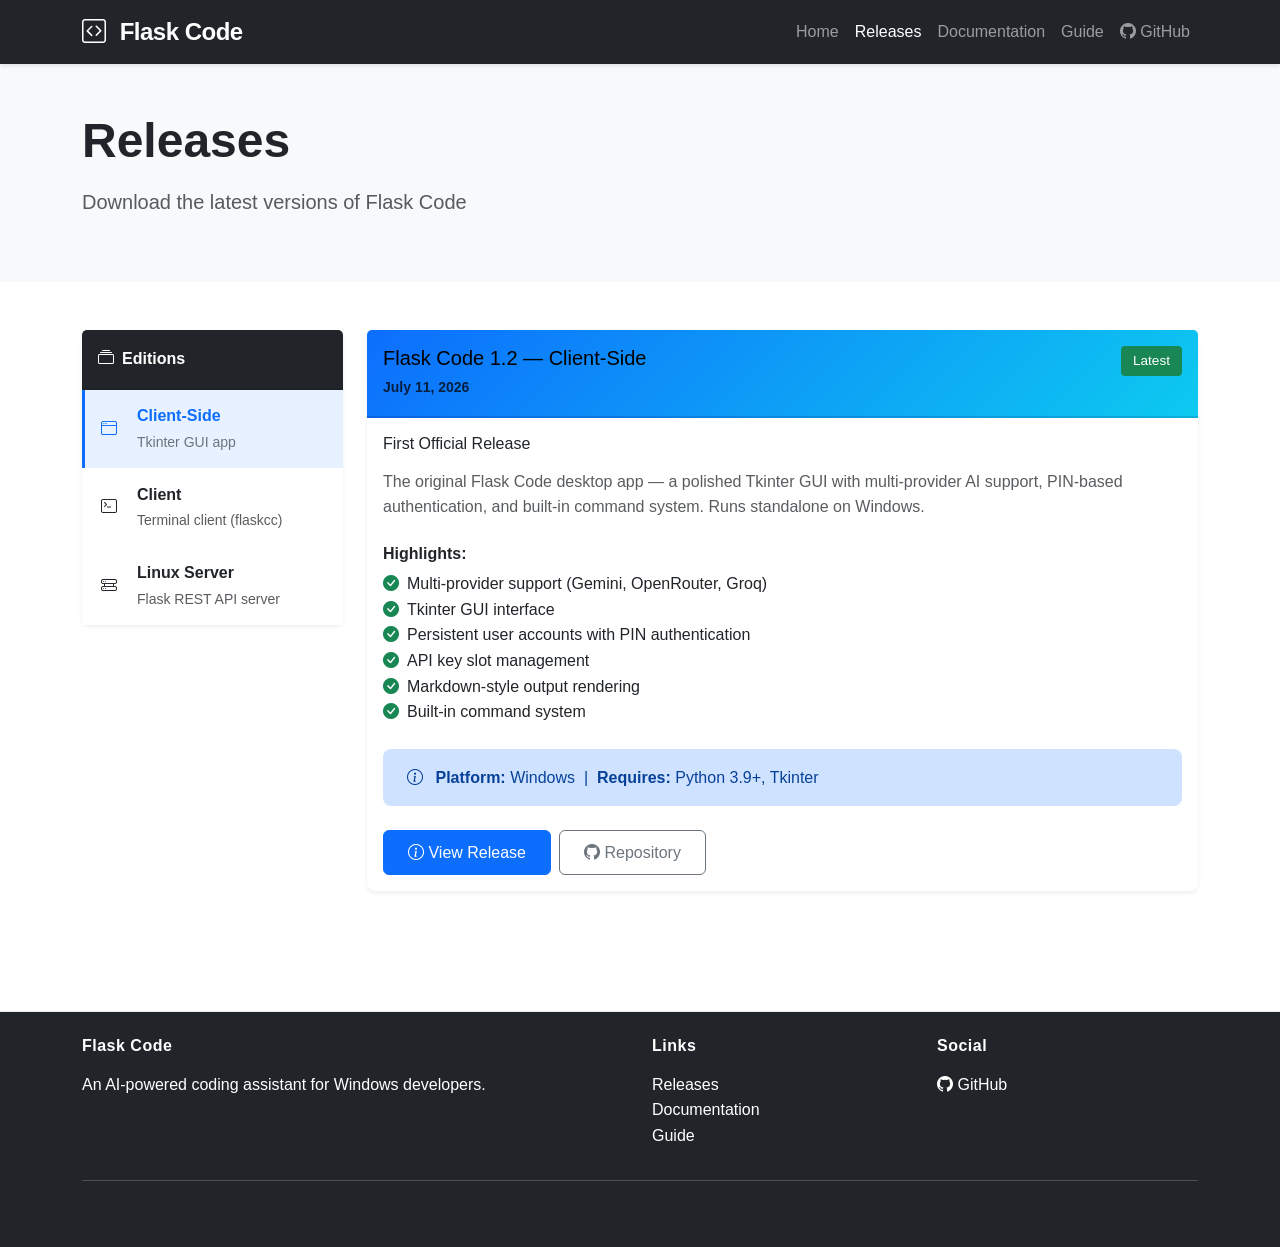
<file: releases.html>
<!DOCTYPE html>
<html lang="en">
<head>
    <meta charset="UTF-8">
    <meta name="viewport" content="width=device-width, initial-scale=1.0">
    <title>Releases - Flask Code</title>
    <link rel="icon" href="assets/icons/icon.svg">
    <link href="https://cdn.jsdelivr.net/npm/bootstrap@5.3.0/dist/css/bootstrap.min.css" rel="stylesheet">
    <link rel="stylesheet" href="https://cdn.jsdelivr.net/npm/bootstrap-icons@1.11.0/font/bootstrap-icons.css">
    <link rel="stylesheet" href="assets/style.css">
</head>
<body>
    <nav class="navbar navbar-expand-lg navbar-dark bg-dark sticky-top" style="z-index: 1030;">
        <div class="container">
            <a class="navbar-brand fw-bold" href="index.html">
                <i class="bi bi-code-square"></i> Flask Code
            </a>
            <button class="navbar-toggler" type="button" data-bs-toggle="collapse" data-bs-target="#navbarNav">
                <span class="navbar-toggler-icon"></span>
            </button>
            <div class="collapse navbar-collapse" id="navbarNav">
                <ul class="navbar-nav ms-auto">
                    <li class="nav-item"><a class="nav-link" href="index.html">Home</a></li>
                    <li class="nav-item"><a class="nav-link active" href="releases.html">Releases</a></li>
                    <li class="nav-item"><a class="nav-link" href="docs.html">Documentation</a></li>
                    <li class="nav-item"><a class="nav-link" href="guide.html">Guide</a></li>
                    <li class="nav-item">
                        <a class="nav-link" href="https://github.com/firesmasher-c6/FlaskCode/" target="_blank">
                            <i class="bi bi-github"></i> GitHub
                        </a>
                    </li>
                </ul>
            </div>
        </div>
    </nav>

    <section class="bg-light py-5">
        <div class="container">
            <h1 class="display-5 fw-bold mb-3">Releases</h1>
            <p class="lead text-muted">Download the latest versions of Flask Code</p>
        </div>
    </section>

    <section class="py-5">
        <div class="container">
            <div class="row">
                <!-- Sidebar -->
                <div class="col-lg-3 mb-4 mb-lg-0">
                    <div>
                        <div class="card border-0 shadow-sm">
                            <div class="card-header bg-dark text-white py-3">
                                <span class="fw-bold"><i class="bi bi-collection me-2"></i>Editions</span>
                            </div>
                            <div class="list-group list-group-flush" id="editionNav">
                                <a href="#" class="list-group-item list-group-item-action edition-tab active" data-tab="client-side">
                                    <i class="bi bi-window me-2"></i>
                                    <div>
                                        <div class="fw-semibold">Client-Side</div>
                                        <small class="text-muted">Tkinter GUI app</small>
                                    </div>
                                </a>
                                <a href="#" class="list-group-item list-group-item-action edition-tab" data-tab="client">
                                    <i class="bi bi-terminal me-2"></i>
                                    <div>
                                        <div class="fw-semibold">Client</div>
                                        <small class="text-muted">Terminal client (flaskcc)</small>
                                    </div>
                                </a>
                                <a href="#" class="list-group-item list-group-item-action edition-tab" data-tab="linux-server">
                                    <i class="bi bi-hdd-rack me-2"></i>
                                    <div>
                                        <div class="fw-semibold">Linux Server</div>
                                        <small class="text-muted">Flask REST API server</small>
                                    </div>
                                </a>
                            </div>
                        </div>
                    </div>
                </div>

                <!-- Main Content -->
                <div class="col-lg-9">

                    <!-- Client-Side Tab -->
                    <div id="tab-client-side" class="edition-content">
                        <div class="card mb-4 shadow-sm border-0">
                            <div class="card-header bg-gradient text-white py-3">
                                <div class="d-flex justify-content-between align-items-start">
                                    <div>
                                        <h5 class="mb-1" style="color: black;">Flask Code 1.2 — Client-Side</h5>
                                        <small class="opacity-75" style="color: black;">July 11, 2026</small>
                                    </div>
                                    <span class="badge bg-success ms-3">Latest</span>
                                </div>
                            </div>
                            <div class="card-body">
                                <h6 class="card-title mb-3">First Official Release</h6>
                                <p class="card-text text-muted mb-4">The original Flask Code desktop app — a polished Tkinter GUI with multi-provider AI support, PIN-based authentication, and built-in command system. Runs standalone on Windows.</p>
                                <div class="mb-4">
                                    <h6 class="fw-bold mb-2">Highlights:</h6>
                                    <ul class="list-unstyled">
                                        <li><i class="bi bi-check-circle-fill text-success me-2"></i>Multi-provider support (Gemini, OpenRouter, Groq)</li>
                                        <li><i class="bi bi-check-circle-fill text-success me-2"></i>Tkinter GUI interface</li>
                                        <li><i class="bi bi-check-circle-fill text-success me-2"></i>Persistent user accounts with PIN authentication</li>
                                        <li><i class="bi bi-check-circle-fill text-success me-2"></i>API key slot management</li>
                                        <li><i class="bi bi-check-circle-fill text-success me-2"></i>Markdown-style output rendering</li>
                                        <li><i class="bi bi-check-circle-fill text-success me-2"></i>Built-in command system</li>
                                    </ul>
                                </div>
                                <div class="alert alert-info mb-4">
                                    <i class="bi bi-info-circle me-2"></i>
                                    <strong>Platform:</strong> Windows &nbsp;|&nbsp; <strong>Requires:</strong> Python 3.9+, Tkinter
                                </div>
                                <div class="d-flex gap-2">
                                    <a href="releases/client-side/1.2.html" class="btn btn-primary">
                                        <i class="bi bi-info-circle"></i> View Release
                                    </a>
                                    <a href="https://github.com/firesmasher-c6/FlaskCode/" class="btn btn-outline-secondary" target="_blank">
                                        <i class="bi bi-github"></i> Repository
                                    </a>
                                </div>
                            </div>
                        </div>
                    </div>

                    <!-- Client Tab -->
                    <div id="tab-client" class="edition-content d-none">
                        <div class="card mb-4 shadow-sm border-0">
                            <div class="card-header bg-gradient text-white py-3">
                                <div class="d-flex justify-content-between align-items-start">
                                    <div>
                                        <h5 class="mb-1" style="color: black;">Flask Code 1.2 — Client (flaskcc)</h5>
                                        <small class="opacity-75" style="color: black;">July 12, 2026</small>
                                    </div>
                                    <span class="badge bg-success ms-3">Latest</span>
                                </div>
                            </div>
                            <div class="card-body">
                                <h6 class="card-title mb-3">Terminal Client for FlaskCode-Server</h6>
                                <p class="card-text text-muted mb-4">A feature-complete, zero-dependency terminal client (<code>flaskcc</code>) that connects to a running FlaskCode-Server instance. Pure Python 3.9+ stdlib — no installs required.</p>
                                <div class="mb-4">
                                    <h6 class="fw-bold mb-2">Highlights:</h6>
                                    <ul class="list-unstyled">
                                        <li><i class="bi bi-check-circle-fill text-success me-2"></i>Zero dependencies — pure Python stdlib</li>
                                        <li><i class="bi bi-check-circle-fill text-success me-2"></i>Cross-platform: Linux, macOS, Windows (PS launcher included)</li>
                                        <li><i class="bi bi-check-circle-fill text-success me-2"></i>Encrypted connection support (SHA256 / SHA1 / Base64)</li>
                                        <li><i class="bi bi-check-circle-fill text-success me-2"></i>Full auth, chat, file, notes, and API key commands</li>
                                        <li><i class="bi bi-check-circle-fill text-success me-2"></i>Auto-login and PIN login support</li>
                                        <li><i class="bi bi-check-circle-fill text-success me-2"></i>Interactive code-block save prompt</li>
                                    </ul>
                                </div>
                                <div class="mb-4">
                                    <h6 class="fw-bold mb-2">Quick Start:</h6>
                                    <pre class="bg-dark p-3 rounded"><code># Linux / macOS
./flaskcc.sh localhost@5000

# Windows (PowerShell)
.\flaskcc.ps1 localhost@5000 -Pass mySecret

# Cross-platform
python flaskcc.py localhost@5000</code></pre>
                                </div>
                                <div class="alert alert-info mb-4">
                                    <i class="bi bi-info-circle me-2"></i>
                                    <strong>Platform:</strong> Cross-platform &nbsp;|&nbsp; <strong>Requires:</strong> Python 3.9+ &nbsp;|&nbsp; <strong>Archive:</strong> <code>flaskcode-client.tar.gz</code>
                                </div>
                                <div class="d-flex gap-2">
                                    <a href="releases/client/1.2.html" class="btn btn-primary">
                                        <i class="bi bi-info-circle"></i> View Release
                                    </a>
                                    <a href="https://github.com/firesmasher-c6/FlaskCode/" class="btn btn-outline-secondary" target="_blank">
                                        <i class="bi bi-github"></i> Repository
                                    </a>
                                </div>
                            </div>
                        </div>
                    </div>

                    <!-- Linux Server Tab -->
                    <div id="tab-linux-server" class="edition-content d-none">
                        <div class="card mb-4 shadow-sm border-0">
                            <div class="card-header bg-gradient text-white py-3">
                                <div class="d-flex justify-content-between align-items-start">
                                    <div>
                                        <h5 class="mb-1" style="color: black;">Flask Code 1.2 — Linux Server</h5>
                                        <small class="opacity-75" style="color: black;">July 12, 2026</small>
                                    </div>
                                    <span class="badge bg-success ms-3">Latest</span>
                                </div>
                            </div>
                            <div class="card-body">
                                <h6 class="card-title mb-3">Flask REST API Server</h6>
                                <p class="card-text text-muted mb-4">Linux-only Flask REST API backend. Runs an HTTP server alongside an interactive admin console in the same process. Designed to be accessed by <code>flaskcc</code> clients over the network.</p>
                                <div class="mb-4">
                                    <h6 class="fw-bold mb-2">Highlights:</h6>
                                    <ul class="list-unstyled">
                                        <li><i class="bi bi-check-circle-fill text-success me-2"></i>Multi-provider AI (Gemini, Groq, OpenRouter)</li>
                                        <li><i class="bi bi-check-circle-fill text-success me-2"></i>Full REST API (auth, chat, files, knowledge, API keys)</li>
                                        <li><i class="bi bi-check-circle-fill text-success me-2"></i>Persistent user accounts with PIN authentication</li>
                                        <li><i class="bi bi-check-circle-fill text-success me-2"></i>Markov-based local knowledge engine</li>
                                        <li><i class="bi bi-check-circle-fill text-success me-2"></i>Interactive admin console (or daemon mode)</li>
                                        <li><i class="bi bi-check-circle-fill text-success me-2"></i>Bash command execution via <code>shell_actions.py</code></li>
                                    </ul>
                                </div>
                                <div class="mb-4">
                                    <h6 class="fw-bold mb-2">Quick Start:</h6>
                                    <pre class="bg-dark p-3 rounded"><code>pip install -r requirements.txt

# Localhost only
python server.py

# Public (LAN/remote)
python server.py --public --port 5000

# Daemon mode
python server.py --no-console</code></pre>
                                </div>
                                <div class="alert alert-warning mb-4">
                                    <i class="bi bi-exclamation-triangle me-2"></i>
                                    <strong>Linux only.</strong> Shell actions and file paths are Linux-specific.
                                </div>
                                <div class="alert alert-info mb-4">
                                    <i class="bi bi-info-circle me-2"></i>
                                    <strong>Platform:</strong> Linux &nbsp;|&nbsp; <strong>Requires:</strong> Python 3.9+, pip &nbsp;|&nbsp; <strong>Archive:</strong> <code>flaskcode-server.tar.gz</code>
                                </div>
                                <div class="d-flex gap-2">
                                    <a href="releases/servers/linux/1.2.html" class="btn btn-primary">
                                        <i class="bi bi-info-circle"></i> View Release
                                    </a>
                                    <a href="https://github.com/firesmasher-c6/FlaskCode/" class="btn btn-outline-secondary" target="_blank">
                                        <i class="bi bi-github"></i> Repository
                                    </a>
                                </div>
                            </div>
                        </div>
                    </div>

                </div>
            </div>
        </div>
    </section>

    <footer class="bg-dark text-white py-4 mt-5">
        <div class="container">
            <div class="row">
                <div class="col-md-6">
                    <h6 class="fw-bold mb-3">Flask Code</h6>
                    <p style="color: white;">An AI-powered coding assistant for Windows developers.</p>
                </div>
                <div class="col-md-3">
                    <h6 class="fw-bold mb-3">Links</h6>
                    <ul class="list-unstyled">
                        <li><a href="releases.html" style="color: white; text-decoration: none;">Releases</a></li>
                        <li><a href="docs.html" style="color: white; text-decoration: none;">Documentation</a></li>
                        <li><a href="guide.html" style="color: white; text-decoration: none;">Guide</a></li>
                    </ul>
                </div>
                <div class="col-md-3">
                    <h6 class="fw-bold mb-3">Social</h6>
                    <ul class="list-unstyled">
                        <li><a href="https://github.com/firesmasher-c6/FlaskCode/" style="color: white; text-decoration: none;" target="_blank"><i class="bi bi-github"></i> GitHub</a></li>
                    </ul>
                </div>
            </div>
            <hr class="bg-secondary">
            <div class="text-center text-muted">
                <p class="mb-0">&copy; 2026 Flask Code. Released under MIT License.</p>
            </div>
        </div>
    </footer>

    <script src="https://cdn.jsdelivr.net/npm/bootstrap@5.3.0/dist/js/bootstrap.bundle.min.js"></script>
    <script>
        document.querySelectorAll('.edition-tab').forEach(tab => {
            tab.addEventListener('click', function(e) {
                e.preventDefault();
                const target = this.dataset.tab;

                document.querySelectorAll('.edition-tab').forEach(t => t.classList.remove('active'));
                this.classList.add('active');

                document.querySelectorAll('.edition-content').forEach(c => c.classList.add('d-none'));
                document.getElementById('tab-' + target).classList.remove('d-none');
            });
        });
    </script>
    <style>
        .edition-tab {
            display: flex;
            align-items: center;
            gap: 0.75rem;
            padding: 0.85rem 1rem;
            border-left: 3px solid transparent !important;
            border-radius: 0 !important;
            transition: all 0.2s ease;
        }
        .edition-tab:hover {
            border-left-color: #0d6efd !important;
            background-color: #f8f9fa;
        }
        .edition-tab.active {
            border-left-color: #0d6efd !important;
            background-color: #e7f1ff;
            color: #0d6efd;
        }
        .edition-tab.active small {
            color: #6c757d !important;
        }
        html, body { scrollbar-width: none !important; -ms-overflow-style: none !important; }
        html::-webkit-scrollbar, body::-webkit-scrollbar, *::-webkit-scrollbar { display: none !important; }
    </style>
</body>
</html>
</file>
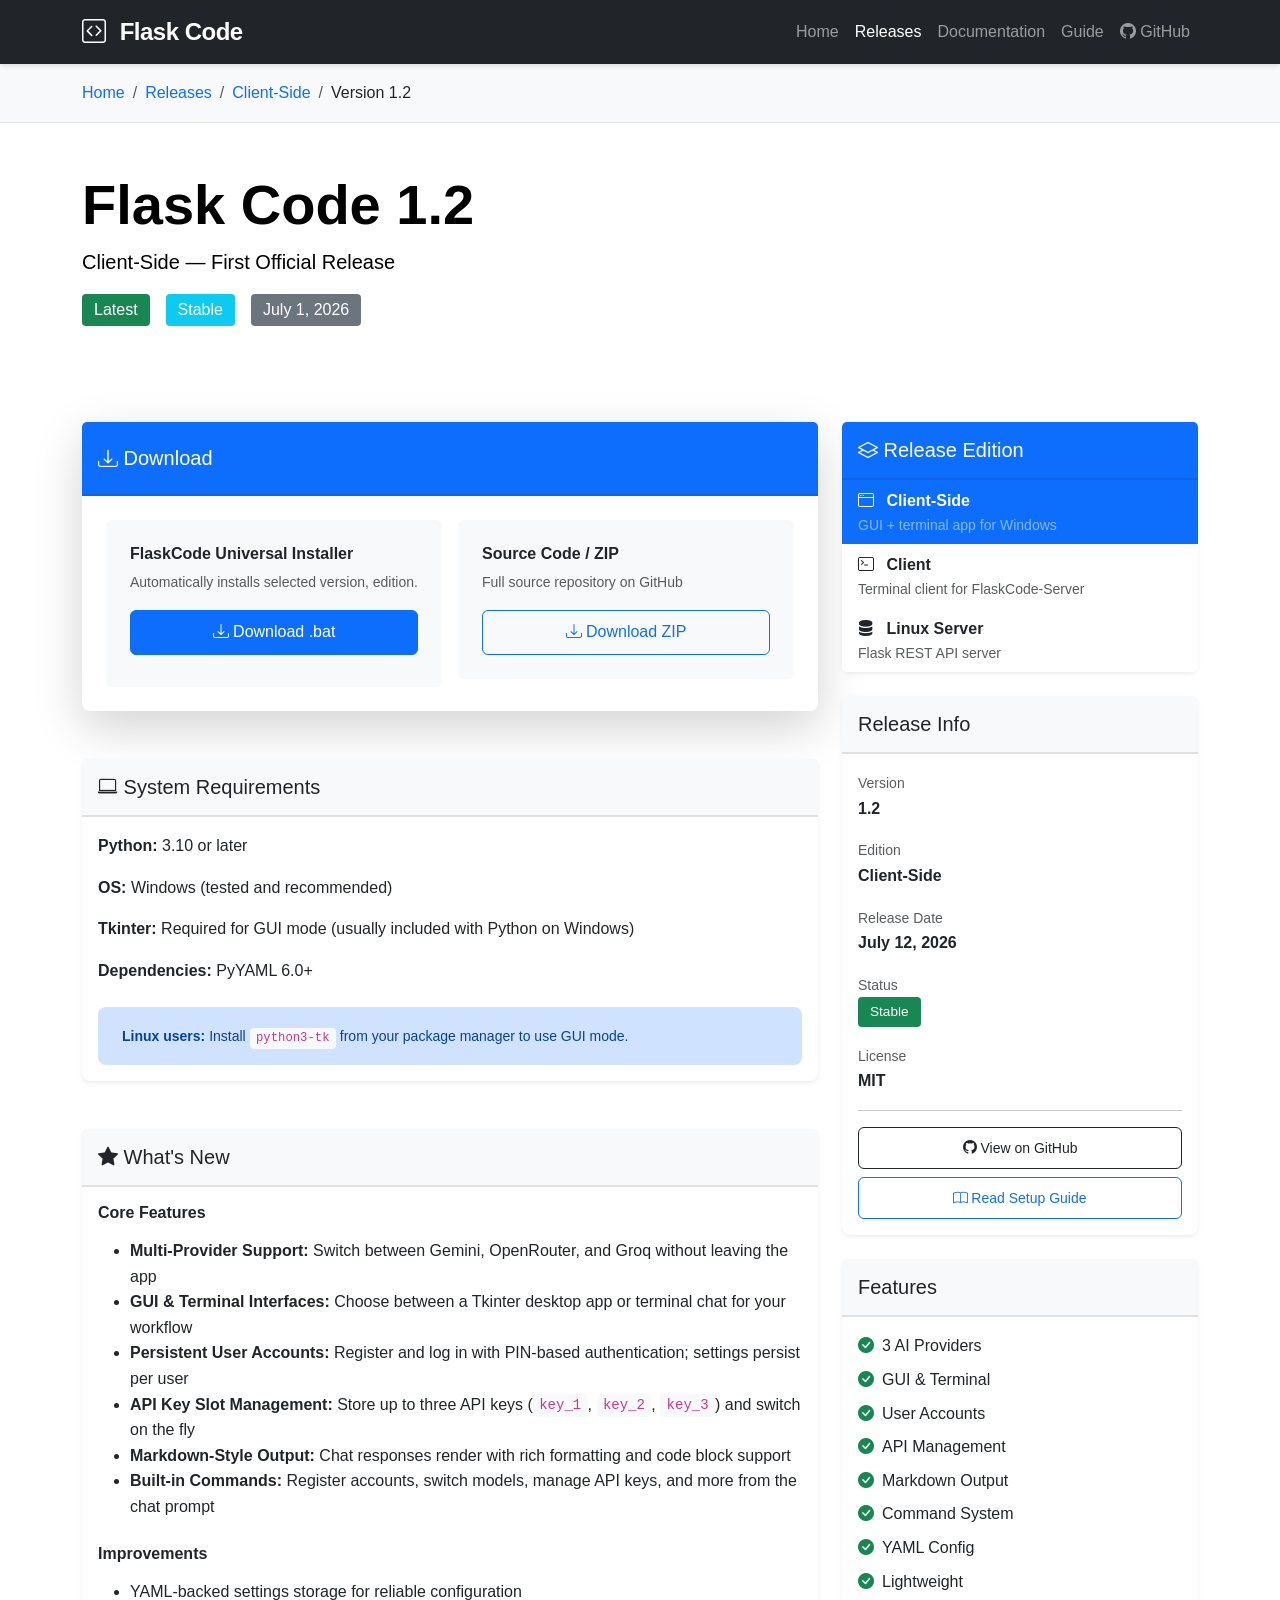
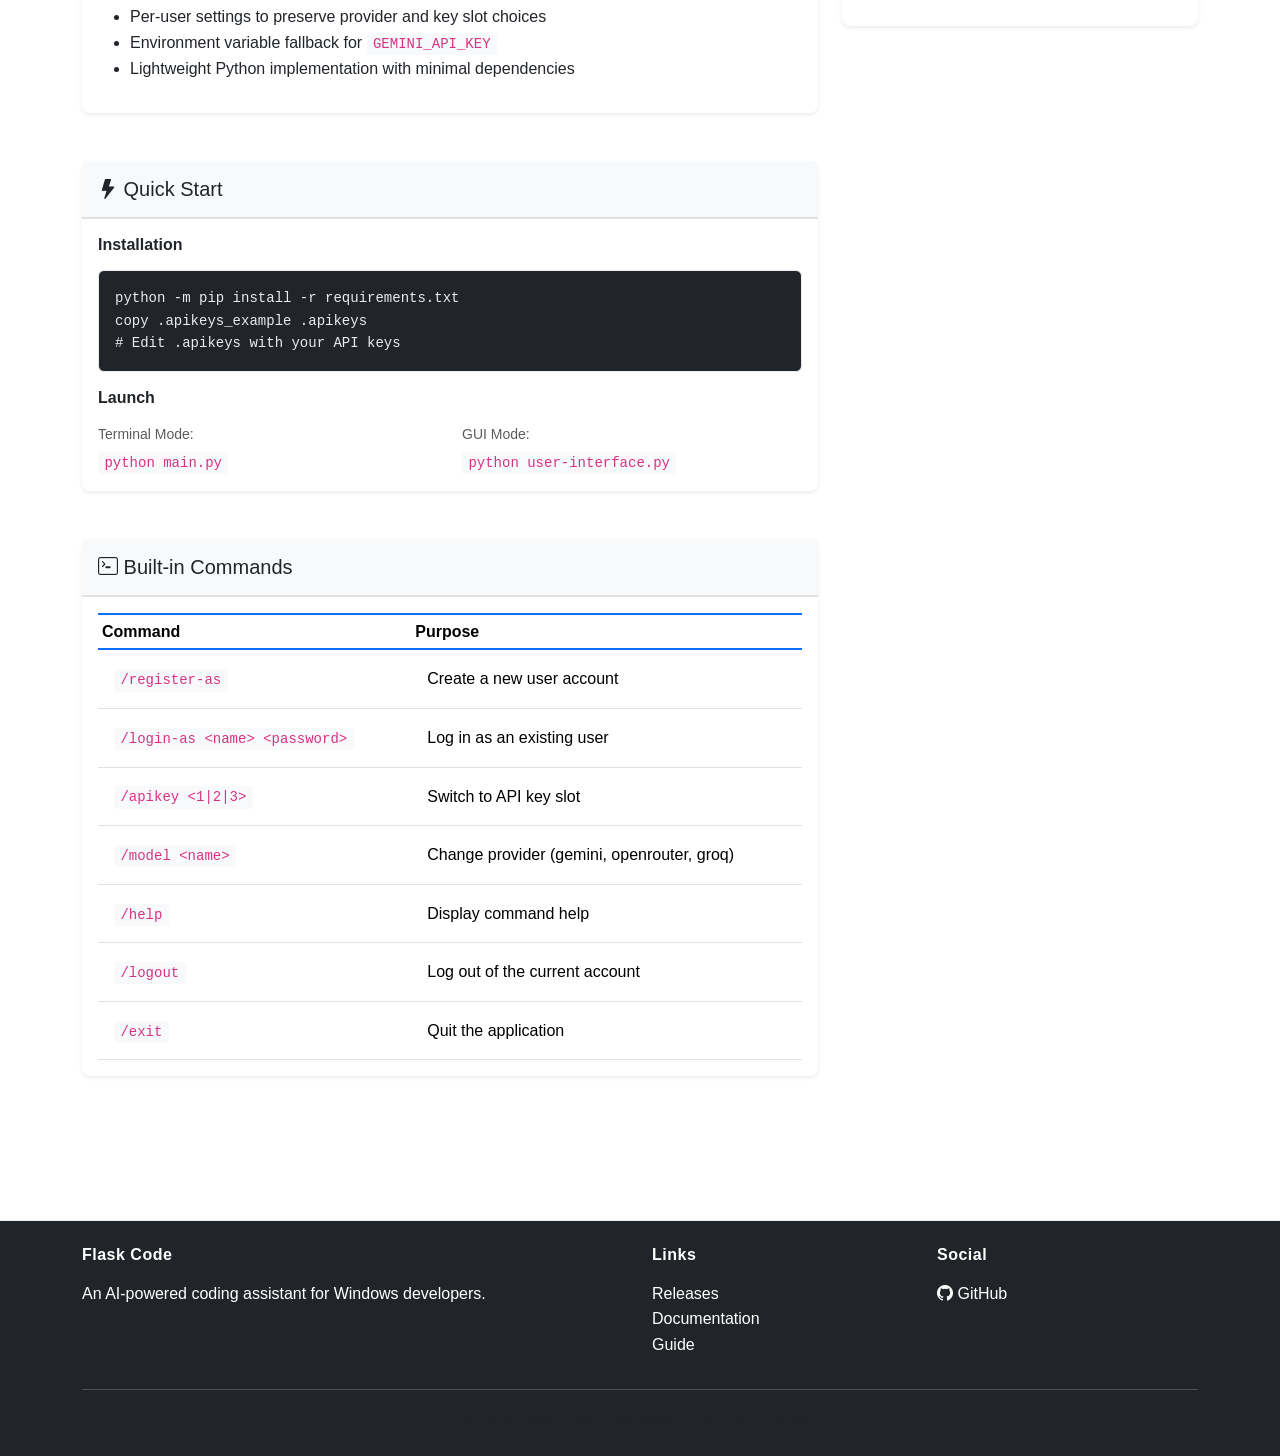
<file: releases/client-side/1.2.html>
<!DOCTYPE html>
<html lang="en">
<head>
    <meta charset="UTF-8">
    <meta name="viewport" content="width=device-width, initial-scale=1.0">
    <title>Flask Code 1.2 – Client-Side Release</title>
    <link rel="icon" href="../../assets/icons/icon.svg">
    <link href="https://cdn.jsdelivr.net/npm/bootstrap@5.3.0/dist/css/bootstrap.min.css" rel="stylesheet">
    <link rel="stylesheet" href="https://cdn.jsdelivr.net/npm/bootstrap-icons@1.11.0/font/bootstrap-icons.css">
    <link rel="stylesheet" href="../../assets/style.css">
</head>
<body>
    <!-- Navigation -->
    <nav class="navbar navbar-expand-lg navbar-dark bg-dark sticky-top">
        <div class="container">
            <a class="navbar-brand fw-bold" href="../../index.html">
                <i class="bi bi-code-square"></i> Flask Code
            </a>
            <button class="navbar-toggler" type="button" data-bs-toggle="collapse" data-bs-target="#navbarNav">
                <span class="navbar-toggler-icon"></span>
            </button>
            <div class="collapse navbar-collapse" id="navbarNav">
                <ul class="navbar-nav ms-auto">
                    <li class="nav-item"><a class="nav-link" href="../../index.html">Home</a></li>
                    <li class="nav-item"><a class="nav-link active" href="../../releases.html">Releases</a></li>
                    <li class="nav-item"><a class="nav-link" href="../../docs.html">Documentation</a></li>
                    <li class="nav-item"><a class="nav-link" href="../../guide.html">Guide</a></li>
                    <li class="nav-item">
                        <a class="nav-link" href="https://github.com/firesmasher-c6/FlaskCode/" target="_blank">
                            <i class="bi bi-github"></i> GitHub
                        </a>
                    </li>
                </ul>
            </div>
        </div>
    </nav>

    <!-- Breadcrumb -->
    <nav aria-label="breadcrumb" class="py-3" style="background-color: #f8f9fa; border-bottom: 1px solid #dee2e6;">
        <div class="container">
            <ol class="breadcrumb mb-0">
                <li class="breadcrumb-item"><a href="../../index.html" style="color: #0d6efd; text-decoration: none; font-weight: 500;">Home</a></li>
                <li class="breadcrumb-item"><a href="../../releases.html" style="color: #0d6efd; text-decoration: none; font-weight: 500;">Releases</a></li>
                <li class="breadcrumb-item"><a href="#" style="color: #0d6efd; text-decoration: none; font-weight: 500;">Client-Side</a></li>
                <li class="breadcrumb-item active" aria-current="page" style="color: #212529; font-weight: 500;">Version 1.2</li>
            </ol>
        </div>
    </nav>

    <!-- Release Header -->
    <section class="py-5 bg-gradient text-white">
        <div class="container">
            <h1 class="display-4 fw-bold mb-2" style="color: black;">Flask Code 1.2</h1>
            <p class="lead mb-3" style="color: black;">Client-Side — First Official Release</p>
            <div class="d-flex gap-3 flex-wrap">
                <span class="badge bg-success fs-6">Latest</span>
                <span class="badge bg-info fs-6">Stable</span>
                <span class="badge bg-secondary fs-6">July 1, 2026</span>
            </div>
        </div>
    </section>

    <!-- Main Content -->
    <section class="py-5">
        <div class="container">
            <div class="row">
                <!-- Left Column -->
                <div class="col-lg-8">

                    <!-- Download Card -->
                    <div class="card shadow-lg border-0 mb-5">
                        <div class="card-header bg-primary text-white py-4">
                            <h5 class="mb-0"><i class="bi bi-download"></i> Download</h5>
                        </div>
                        <div class="card-body p-4">
                            <div class="row g-3">
                                <div class="col-md-6">
                                    <div class="p-4 bg-light rounded">
                                        <h6 class="fw-bold mb-2">FlaskCode Universal Installer</h6>
                                        <p class="text-muted small mb-3">Automatically installs selected version, edition.</p>
                                        <a href="https://github.com/firesmasher-c6/FlaskCode/releases/download/v1.2/FlaskCodeInstaller.bat" class="btn btn-primary w-100 mb-2" target="_blank">
                                            <i class="bi bi-download"></i> Download .bat
                                        </a>
                                    </div>
                                </div>
                                <div class="col-md-6">
                                    <div class="p-4 bg-light rounded">
                                        <h6 class="fw-bold mb-2">Source Code / ZIP</h6>
                                        <p class="text-muted small mb-3">Full source repository on GitHub</p>
                                        <a href="https://github.com/firesmasher-c6/FlaskCode/archive/refs/tags/v1.2.zip" class="btn btn-outline-primary w-100" target="_blank">
                                            <i class="bi bi-download"></i> Download ZIP
                                        </a>
                                    </div>
                                </div>
                            </div>
                        </div>
                    </div>

                    <!-- System Requirements -->
                    <div class="card shadow-sm border-0 mb-5">
                        <div class="card-header bg-light py-3">
                            <h5 class="mb-0"><i class="bi bi-laptop"></i> System Requirements</h5>
                        </div>
                        <div class="card-body">
                            <ul class="list-unstyled">
                                <li class="mb-3"><strong>Python:</strong> 3.10 or later</li>
                                <li class="mb-3"><strong>OS:</strong> Windows (tested and recommended)</li>
                                <li class="mb-3"><strong>Tkinter:</strong> Required for GUI mode (usually included with Python on Windows)</li>
                                <li class="mb-3"><strong>Dependencies:</strong> PyYAML 6.0+</li>
                            </ul>
                            <div class="alert alert-info mt-4 mb-0">
                                <small><strong>Linux users:</strong> Install <code>python3-tk</code> from your package manager to use GUI mode.</small>
                            </div>
                        </div>
                    </div>

                    <!-- What's New -->
                    <div class="card shadow-sm border-0 mb-5">
                        <div class="card-header bg-light py-3">
                            <h5 class="mb-0"><i class="bi bi-star-fill"></i> What's New</h5>
                        </div>
                        <div class="card-body">
                            <h6 class="fw-bold mb-3">Core Features</h6>
                            <ul class="mb-4">
                                <li><strong>Multi-Provider Support:</strong> Switch between Gemini, OpenRouter, and Groq without leaving the app</li>
                                <li><strong>GUI &amp; Terminal Interfaces:</strong> Choose between a Tkinter desktop app or terminal chat for your workflow</li>
                                <li><strong>Persistent User Accounts:</strong> Register and log in with PIN-based authentication; settings persist per user</li>
                                <li><strong>API Key Slot Management:</strong> Store up to three API keys (<code>key_1</code>, <code>key_2</code>, <code>key_3</code>) and switch on the fly</li>
                                <li><strong>Markdown-Style Output:</strong> Chat responses render with rich formatting and code block support</li>
                                <li><strong>Built-in Commands:</strong> Register accounts, switch models, manage API keys, and more from the chat prompt</li>
                            </ul>
                            <h6 class="fw-bold mb-3">Improvements</h6>
                            <ul>
                                <li>YAML-backed settings storage for reliable configuration</li>
                                <li>Per-user settings to preserve provider and key slot choices</li>
                                <li>Environment variable fallback for <code>GEMINI_API_KEY</code></li>
                                <li>Lightweight Python implementation with minimal dependencies</li>
                            </ul>
                        </div>
                    </div>

                    <!-- Quick Start -->
                    <div class="card shadow-sm border-0 mb-5">
                        <div class="card-header bg-light py-3">
                            <h5 class="mb-0"><i class="bi bi-lightning-fill"></i> Quick Start</h5>
                        </div>
                        <div class="card-body">
                            <h6 class="fw-bold mb-3">Installation</h6>
                            <pre class="bg-dark text-light p-3 rounded mb-3"><code>python -m pip install -r requirements.txt
copy .apikeys_example .apikeys
# Edit .apikeys with your API keys</code></pre>
                            <h6 class="fw-bold mb-3">Launch</h6>
                            <div class="row">
                                <div class="col-md-6">
                                    <p class="text-muted small mb-1">Terminal Mode:</p>
                                    <code>python main.py</code>
                                </div>
                                <div class="col-md-6">
                                    <p class="text-muted small mb-1">GUI Mode:</p>
                                    <code>python user-interface.py</code>
                                </div>
                            </div>
                        </div>
                    </div>

                    <!-- Commands Reference -->
                    <div class="card shadow-sm border-0 mb-5">
                        <div class="card-header bg-light py-3">
                            <h5 class="mb-0"><i class="bi bi-terminal"></i> Built-in Commands</h5>
                        </div>
                        <div class="card-body">
                            <table class="table table-sm">
                                <thead>
                                    <tr>
                                        <th>Command</th>
                                        <th>Purpose</th>
                                    </tr>
                                </thead>
                                <tbody>
                                    <tr><td><code>/register-as</code></td><td>Create a new user account</td></tr>
                                    <tr><td><code>/login-as &lt;name&gt; &lt;password&gt;</code></td><td>Log in as an existing user</td></tr>
                                    <tr><td><code>/apikey &lt;1|2|3&gt;</code></td><td>Switch to API key slot</td></tr>
                                    <tr><td><code>/model &lt;name&gt;</code></td><td>Change provider (gemini, openrouter, groq)</td></tr>
                                    <tr><td><code>/help</code></td><td>Display command help</td></tr>
                                    <tr><td><code>/logout</code></td><td>Log out of the current account</td></tr>
                                    <tr><td><code>/exit</code></td><td>Quit the application</td></tr>
                                </tbody>
                            </table>
                        </div>
                    </div>

                </div>

                <!-- Sidebar -->
                <div class="col-lg-4">

                    <!-- Edition Switcher -->
                    <div class="card shadow-sm border-0 mb-4">
                        <div class="card-header bg-primary text-white py-3">
                            <h5 class="mb-0"><i class="bi bi-layers"></i> Release Edition</h5>
                        </div>
                        <div class="list-group list-group-flush">
                            <a href="../client-side/1.2.html" class="list-group-item list-group-item-action active">
                                <i class="bi bi-window me-2"></i>
                                <strong>Client-Side</strong>
                                <small class="d-block text-white-50">GUI + terminal app for Windows</small>
                            </a>
                            <a href="../client/1.2.html" class="list-group-item list-group-item-action">
                                <i class="bi bi-terminal me-2"></i>
                                <strong>Client</strong>
                                <small class="d-block text-muted">Terminal client for FlaskCode-Server</small>
                            </a>
                            <a href="../servers/linux/1.2.html" class="list-group-item list-group-item-action">
                                <i class="bi bi-server me-2"></i>
                                <strong>Linux Server</strong>
                                <small class="d-block text-muted">Flask REST API server</small>
                            </a>
                        </div>
                    </div>

                    <!-- Release Info -->
                    <div class="card shadow-sm border-0 mb-4">
                        <div class="card-header bg-light py-3">
                            <h5 class="mb-0">Release Info</h5>
                        </div>
                        <div class="card-body">
                            <div class="mb-3">
                                <small class="text-muted">Version</small>
                                <p class="fw-bold mb-0">1.2</p>
                            </div>
                            <div class="mb-3">
                                <small class="text-muted">Edition</small>
                                <p class="fw-bold mb-0">Client-Side</p>
                            </div>
                            <div class="mb-3">
                                <small class="text-muted">Release Date</small>
                                <p class="fw-bold mb-0">July 12, 2026</p>
                            </div>
                            <div class="mb-3">
                                <small class="text-muted">Status</small>
                                <p class="fw-bold mb-0"><span class="badge bg-success">Stable</span></p>
                            </div>
                            <div class="mb-3">
                                <small class="text-muted">License</small>
                                <p class="fw-bold mb-0">MIT</p>
                            </div>
                            <hr>
                            <div class="d-grid gap-2">
                                <a href="https://github.com/firesmasher-c6/FlaskCode/" class="btn btn-sm btn-outline-dark" target="_blank">
                                    <i class="bi bi-github"></i> View on GitHub
                                </a>
                                <a href="../../guide.html" class="btn btn-sm btn-outline-primary">
                                    <i class="bi bi-book"></i> Read Setup Guide
                                </a>
                            </div>
                        </div>
                    </div>

                    <!-- Features List -->
                    <div class="card shadow-sm border-0">
                        <div class="card-header bg-light py-3">
                            <h5 class="mb-0">Features</h5>
                        </div>
                        <div class="card-body">
                            <ul class="list-unstyled">
                                <li class="mb-2"><i class="bi bi-check-circle-fill text-success me-2"></i>3 AI Providers</li>
                                <li class="mb-2"><i class="bi bi-check-circle-fill text-success me-2"></i>GUI &amp; Terminal</li>
                                <li class="mb-2"><i class="bi bi-check-circle-fill text-success me-2"></i>User Accounts</li>
                                <li class="mb-2"><i class="bi bi-check-circle-fill text-success me-2"></i>API Management</li>
                                <li class="mb-2"><i class="bi bi-check-circle-fill text-success me-2"></i>Markdown Output</li>
                                <li class="mb-2"><i class="bi bi-check-circle-fill text-success me-2"></i>Command System</li>
                                <li class="mb-2"><i class="bi bi-check-circle-fill text-success me-2"></i>YAML Config</li>
                                <li><i class="bi bi-check-circle-fill text-success me-2"></i>Lightweight</li>
                            </ul>
                        </div>
                    </div>

                </div>
            </div>
        </div>
    </section>

    <!-- Footer -->
    <footer class="bg-dark text-white py-4 mt-5">
        <div class="container">
            <div class="row">
                <div class="col-md-6">
                    <h6 class="fw-bold mb-3">Flask Code</h6>
                    <p style="color: white;">An AI-powered coding assistant for Windows developers.</p>
                </div>
                <div class="col-md-3">
                    <h6 class="fw-bold mb-3">Links</h6>
                    <ul class="list-unstyled">
                        <li><a href="../../releases.html" style="color: white; text-decoration: none;">Releases</a></li>
                        <li><a href="../../docs.html" style="color: white; text-decoration: none;">Documentation</a></li>
                        <li><a href="../../guide.html" style="color: white; text-decoration: none;">Guide</a></li>
                    </ul>
                </div>
                <div class="col-md-3">
                    <h6 class="fw-bold mb-3">Social</h6>
                    <ul class="list-unstyled">
                        <li><a href="https://github.com/firesmasher-c6/FlaskCode/" style="color: white; text-decoration: none;" target="_blank"><i class="bi bi-github"></i> GitHub</a></li>
                    </ul>
                </div>
            </div>
            <hr class="bg-secondary">
            <div class="text-center text-muted">
                <p class="mb-0">&copy; 2026 Flask Code. Released under MIT License.</p>
            </div>
        </div>
    </footer>

    <script src="https://cdn.jsdelivr.net/npm/bootstrap@5.3.0/dist/js/bootstrap.bundle.min.js"></script>
<style>
html, body { scrollbar-width: none !important; -ms-overflow-style: none !important; }
html::-webkit-scrollbar, body::-webkit-scrollbar, *::-webkit-scrollbar { display: none !important; }
</style>
</body>
</html>
</file>
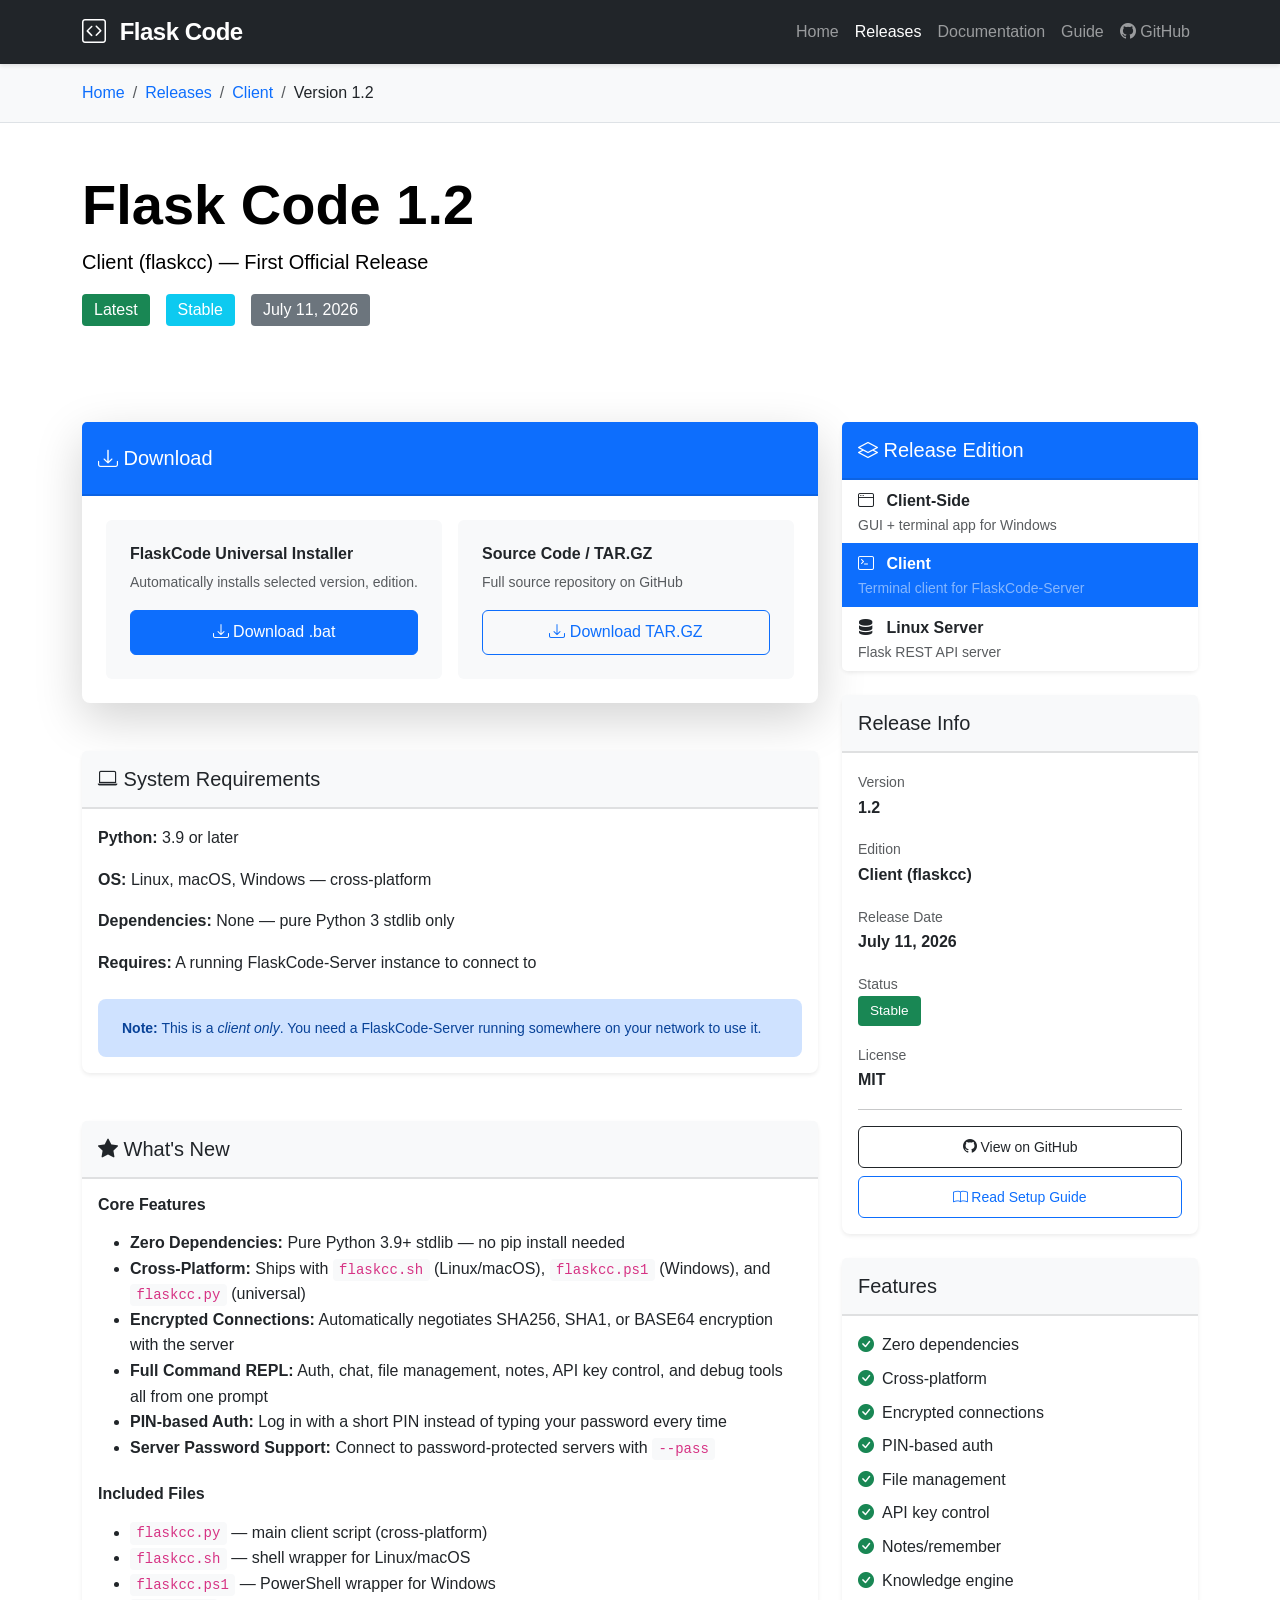
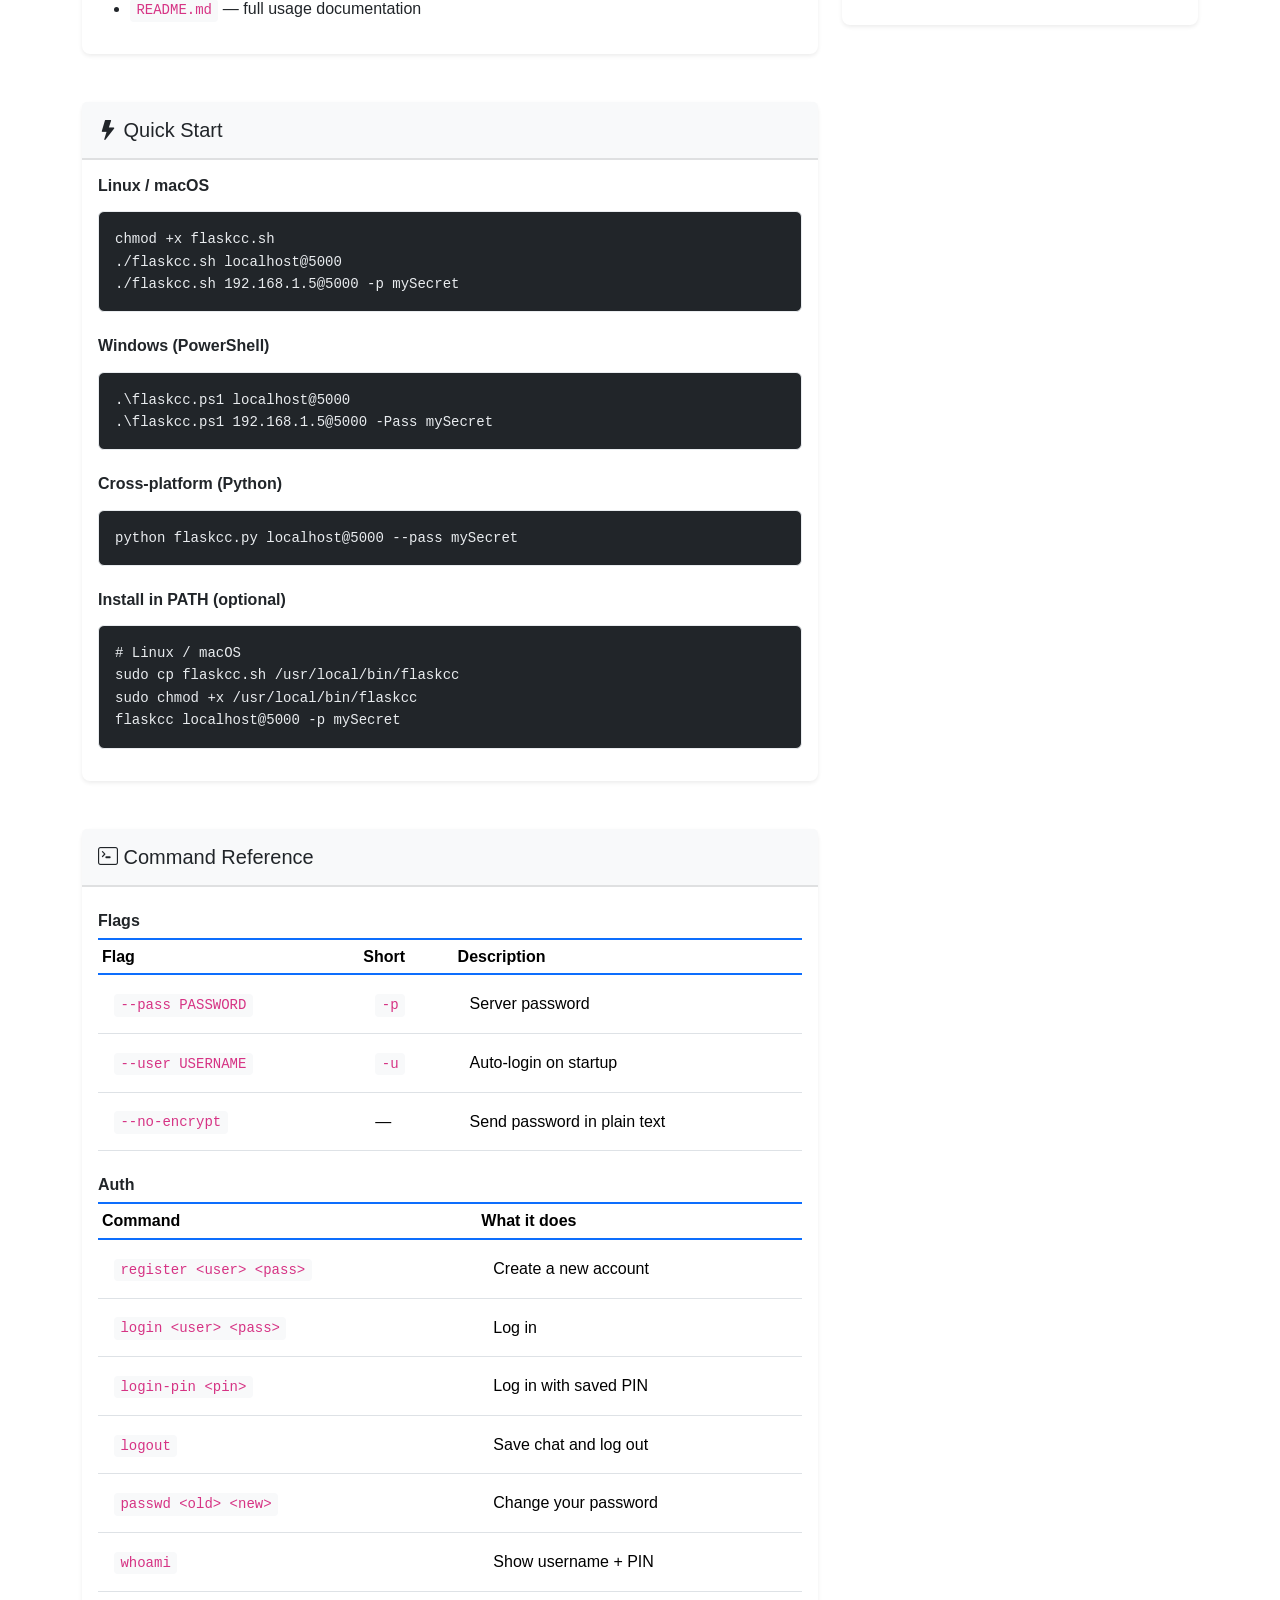
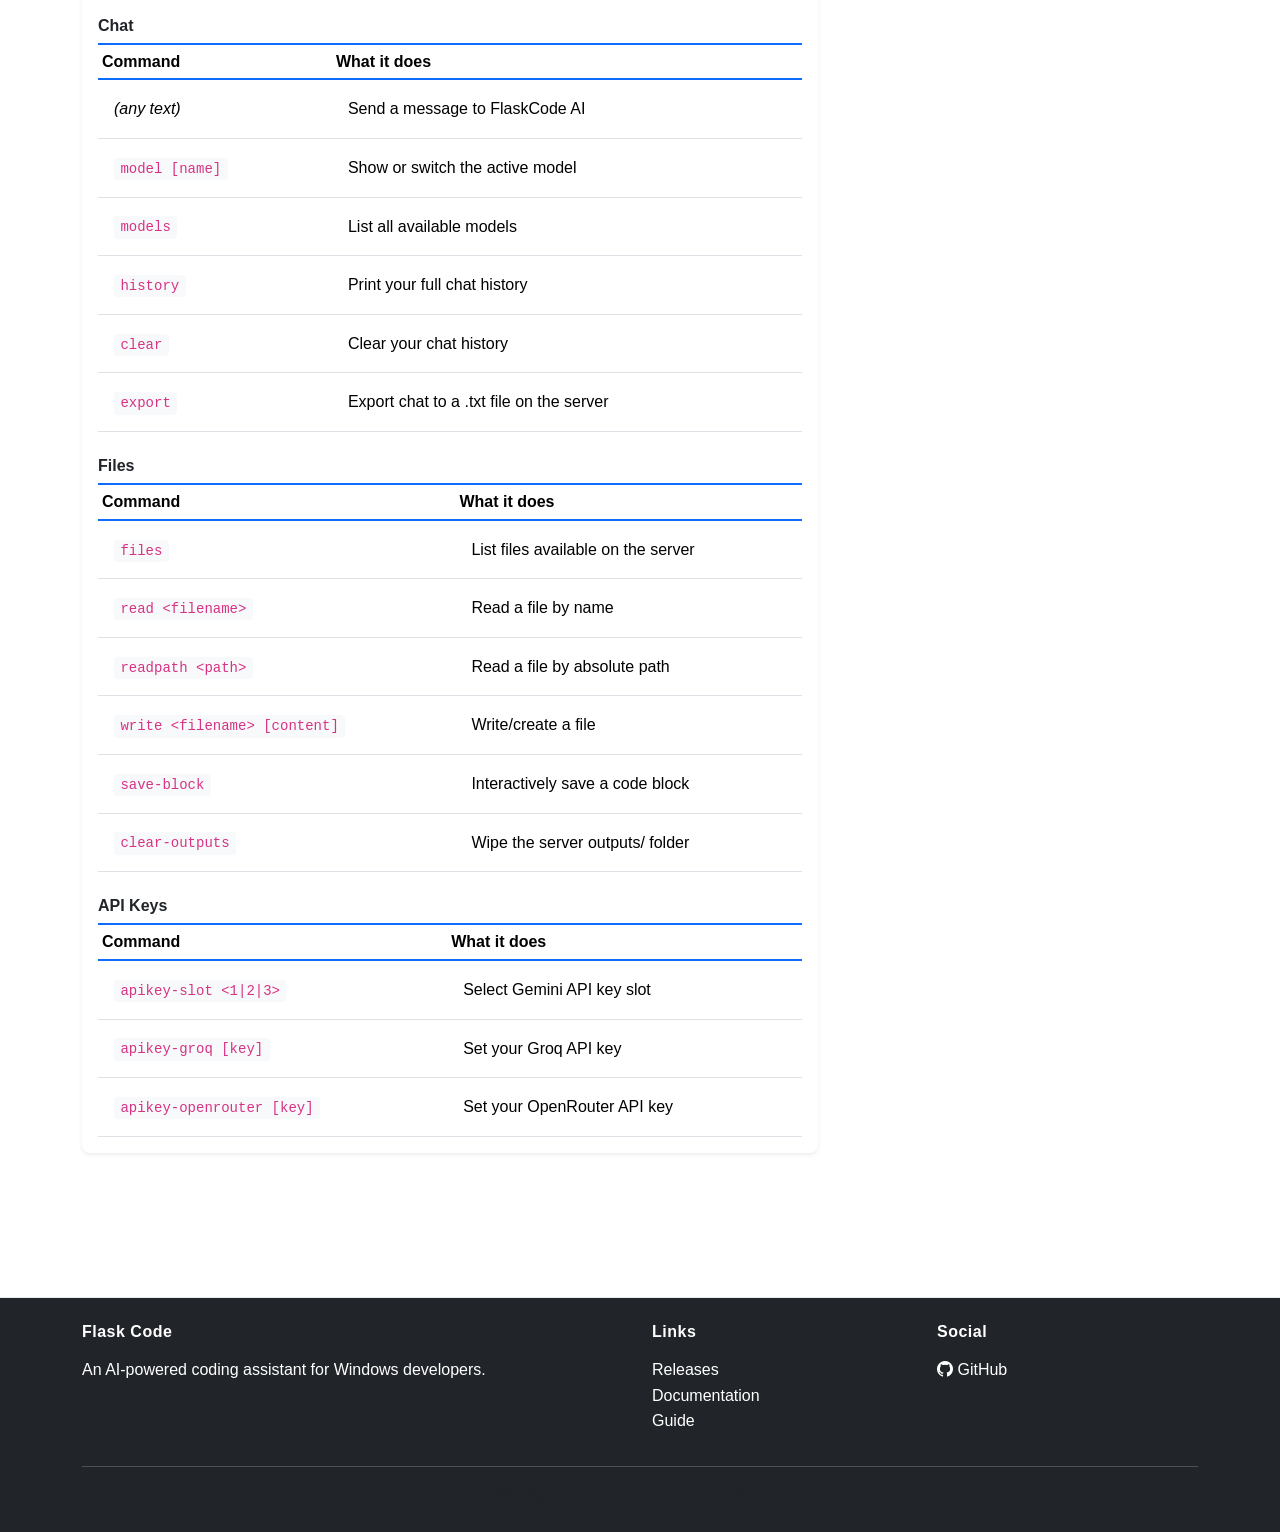
<file: releases/client/1.2.html>
<!DOCTYPE html>
<html lang="en">
<head>
    <meta charset="UTF-8">
    <meta name="viewport" content="width=device-width, initial-scale=1.0">
    <title>Flask Code 1.2 – Client Release</title>
    <link rel="icon" href="../../assets/icons/icon.svg">
    <link href="https://cdn.jsdelivr.net/npm/bootstrap@5.3.0/dist/css/bootstrap.min.css" rel="stylesheet">
    <link rel="stylesheet" href="https://cdn.jsdelivr.net/npm/bootstrap-icons@1.11.0/font/bootstrap-icons.css">
    <link rel="stylesheet" href="../../assets/style.css">
</head>
<body>
    <!-- Navigation -->
    <nav class="navbar navbar-expand-lg navbar-dark bg-dark sticky-top">
        <div class="container">
            <a class="navbar-brand fw-bold" href="../../index.html">
                <i class="bi bi-code-square"></i> Flask Code
            </a>
            <button class="navbar-toggler" type="button" data-bs-toggle="collapse" data-bs-target="#navbarNav">
                <span class="navbar-toggler-icon"></span>
            </button>
            <div class="collapse navbar-collapse" id="navbarNav">
                <ul class="navbar-nav ms-auto">
                    <li class="nav-item"><a class="nav-link" href="../../index.html">Home</a></li>
                    <li class="nav-item"><a class="nav-link active" href="../../releases.html">Releases</a></li>
                    <li class="nav-item"><a class="nav-link" href="../../docs.html">Documentation</a></li>
                    <li class="nav-item"><a class="nav-link" href="../../guide.html">Guide</a></li>
                    <li class="nav-item">
                        <a class="nav-link" href="https://github.com/firesmasher-c6/FlaskCode/" target="_blank">
                            <i class="bi bi-github"></i> GitHub
                        </a>
                    </li>
                </ul>
            </div>
        </div>
    </nav>

    <!-- Breadcrumb -->
    <nav aria-label="breadcrumb" class="py-3" style="background-color: #f8f9fa; border-bottom: 1px solid #dee2e6;">
        <div class="container">
            <ol class="breadcrumb mb-0">
                <li class="breadcrumb-item"><a href="../../index.html" style="color: #0d6efd; text-decoration: none; font-weight: 500;">Home</a></li>
                <li class="breadcrumb-item"><a href="../../releases.html" style="color: #0d6efd; text-decoration: none; font-weight: 500;">Releases</a></li>
                <li class="breadcrumb-item"><a href="#" style="color: #0d6efd; text-decoration: none; font-weight: 500;">Client</a></li>
                <li class="breadcrumb-item active" aria-current="page" style="color: #212529; font-weight: 500;">Version 1.2</li>
            </ol>
        </div>
    </nav>

    <!-- Release Header -->
    <section class="py-5 bg-gradient text-white">
        <div class="container">
            <h1 class="display-4 fw-bold mb-2" style="color: black;">Flask Code 1.2</h1>
            <p class="lead mb-3" style="color: black;">Client (flaskcc) — First Official Release</p>
            <div class="d-flex gap-3 flex-wrap">
                <span class="badge bg-success fs-6">Latest</span>
                <span class="badge bg-info fs-6">Stable</span>
                <span class="badge bg-secondary fs-6">July 11, 2026</span>
            </div>
        </div>
    </section>

    <!-- Main Content -->
    <section class="py-5">
        <div class="container">
            <div class="row">
                <!-- Left Column -->
                <div class="col-lg-8">

                    <!-- Download Card -->
                    <div class="card shadow-lg border-0 mb-5">
                        <div class="card-header bg-primary text-white py-4">
                            <h5 class="mb-0"><i class="bi bi-download"></i> Download</h5>
                        </div>
                        <div class="card-body p-4">
                            <div class="row g-3">
                                <div class="col-md-6">
                                    <div class="p-4 bg-light rounded">
                                        <h6 class="fw-bold mb-2">FlaskCode Universal Installer</h6>
                                        <p class="text-muted small mb-3">Automatically installs selected version, edition.</p>
                                        <a href="https://github.com/firesmasher-c6/FlaskCode/releases/download/v1.2/FlaskCodeInstaller.bat" class="btn btn-primary w-100" target="_blank">
                                            <i class="bi bi-download"></i> Download .bat
                                        </a>
                                    </div>
                                </div>
                                <div class="col-md-6">
                                    <div class="p-4 bg-light rounded">
                                        <h6 class="fw-bold mb-2">Source Code / TAR.GZ</h6>
                                        <p class="text-muted small mb-3">Full source repository on GitHub</p>
                                        <a href="https://github.com/firesmasher-c6/FlaskCode/releases/download/v1.2/flaskcode-client.tar.gz" class="btn btn-outline-primary w-100" target="_blank">
                                            <i class="bi bi-download"></i> Download TAR.GZ
                                        </a>
                                    </div>
                                </div>
                            </div>
                        </div>
                    </div>

                    <!-- System Requirements -->
                    <div class="card shadow-sm border-0 mb-5">
                        <div class="card-header bg-light py-3">
                            <h5 class="mb-0"><i class="bi bi-laptop"></i> System Requirements</h5>
                        </div>
                        <div class="card-body">
                            <ul class="list-unstyled">
                                <li class="mb-3"><strong>Python:</strong> 3.9 or later</li>
                                <li class="mb-3"><strong>OS:</strong> Linux, macOS, Windows — cross-platform</li>
                                <li class="mb-3"><strong>Dependencies:</strong> None — pure Python 3 stdlib only</li>
                                <li class="mb-3"><strong>Requires:</strong> A running FlaskCode-Server instance to connect to</li>
                            </ul>
                            <div class="alert alert-info mt-4 mb-0">
                                <small><strong>Note:</strong> This is a <em>client only</em>. You need a FlaskCode-Server running somewhere on your network to use it.</small>
                            </div>
                        </div>
                    </div>

                    <!-- What's New -->
                    <div class="card shadow-sm border-0 mb-5">
                        <div class="card-header bg-light py-3">
                            <h5 class="mb-0"><i class="bi bi-star-fill"></i> What's New</h5>
                        </div>
                        <div class="card-body">
                            <h6 class="fw-bold mb-3">Core Features</h6>
                            <ul class="mb-4">
                                <li><strong>Zero Dependencies:</strong> Pure Python 3.9+ stdlib — no pip install needed</li>
                                <li><strong>Cross-Platform:</strong> Ships with <code>flaskcc.sh</code> (Linux/macOS), <code>flaskcc.ps1</code> (Windows), and <code>flaskcc.py</code> (universal)</li>
                                <li><strong>Encrypted Connections:</strong> Automatically negotiates SHA256, SHA1, or BASE64 encryption with the server</li>
                                <li><strong>Full Command REPL:</strong> Auth, chat, file management, notes, API key control, and debug tools all from one prompt</li>
                                <li><strong>PIN-based Auth:</strong> Log in with a short PIN instead of typing your password every time</li>
                                <li><strong>Server Password Support:</strong> Connect to password-protected servers with <code>--pass</code></li>
                            </ul>
                            <h6 class="fw-bold mb-3">Included Files</h6>
                            <ul>
                                <li><code>flaskcc.py</code> — main client script (cross-platform)</li>
                                <li><code>flaskcc.sh</code> — shell wrapper for Linux/macOS</li>
                                <li><code>flaskcc.ps1</code> — PowerShell wrapper for Windows</li>
                                <li><code>README.md</code> — full usage documentation</li>
                            </ul>
                        </div>
                    </div>

                    <!-- Quick Start -->
                    <div class="card shadow-sm border-0 mb-5">
                        <div class="card-header bg-light py-3">
                            <h5 class="mb-0"><i class="bi bi-lightning-fill"></i> Quick Start</h5>
                        </div>
                        <div class="card-body">
                            <h6 class="fw-bold mb-3">Linux / macOS</h6>
                            <pre class="bg-dark text-light p-3 rounded mb-4"><code>chmod +x flaskcc.sh
./flaskcc.sh localhost@5000
./flaskcc.sh 192.168.1.5@5000 -p mySecret</code></pre>

                            <h6 class="fw-bold mb-3">Windows (PowerShell)</h6>
                            <pre class="bg-dark text-light p-3 rounded mb-4"><code>.\flaskcc.ps1 localhost@5000
.\flaskcc.ps1 192.168.1.5@5000 -Pass mySecret</code></pre>

                            <h6 class="fw-bold mb-3">Cross-platform (Python)</h6>
                            <pre class="bg-dark text-light p-3 rounded mb-4"><code>python flaskcc.py localhost@5000 --pass mySecret</code></pre>

                            <h6 class="fw-bold mb-3">Install in PATH (optional)</h6>
                            <pre class="bg-dark text-light p-3 rounded mb-3"><code># Linux / macOS
sudo cp flaskcc.sh /usr/local/bin/flaskcc
sudo chmod +x /usr/local/bin/flaskcc
flaskcc localhost@5000 -p mySecret</code></pre>
                        </div>
                    </div>

                    <!-- Commands Reference -->
                    <div class="card shadow-sm border-0 mb-5">
                        <div class="card-header bg-light py-3">
                            <h5 class="mb-0"><i class="bi bi-terminal"></i> Command Reference</h5>
                        </div>
                        <div class="card-body">

                            <h6 class="fw-bold mt-2 mb-2">Flags</h6>
                            <table class="table table-sm mb-4">
                                <thead><tr><th>Flag</th><th>Short</th><th>Description</th></tr></thead>
                                <tbody>
                                    <tr><td><code>--pass PASSWORD</code></td><td><code>-p</code></td><td>Server password</td></tr>
                                    <tr><td><code>--user USERNAME</code></td><td><code>-u</code></td><td>Auto-login on startup</td></tr>
                                    <tr><td><code>--no-encrypt</code></td><td>—</td><td>Send password in plain text</td></tr>
                                </tbody>
                            </table>

                            <h6 class="fw-bold mb-2">Auth</h6>
                            <table class="table table-sm mb-4">
                                <thead><tr><th>Command</th><th>What it does</th></tr></thead>
                                <tbody>
                                    <tr><td><code>register &lt;user&gt; &lt;pass&gt;</code></td><td>Create a new account</td></tr>
                                    <tr><td><code>login &lt;user&gt; &lt;pass&gt;</code></td><td>Log in</td></tr>
                                    <tr><td><code>login-pin &lt;pin&gt;</code></td><td>Log in with saved PIN</td></tr>
                                    <tr><td><code>logout</code></td><td>Save chat and log out</td></tr>
                                    <tr><td><code>passwd &lt;old&gt; &lt;new&gt;</code></td><td>Change your password</td></tr>
                                    <tr><td><code>whoami</code></td><td>Show username + PIN</td></tr>
                                </tbody>
                            </table>

                            <h6 class="fw-bold mb-2">Chat</h6>
                            <table class="table table-sm mb-4">
                                <thead><tr><th>Command</th><th>What it does</th></tr></thead>
                                <tbody>
                                    <tr><td><em>(any text)</em></td><td>Send a message to FlaskCode AI</td></tr>
                                    <tr><td><code>model [name]</code></td><td>Show or switch the active model</td></tr>
                                    <tr><td><code>models</code></td><td>List all available models</td></tr>
                                    <tr><td><code>history</code></td><td>Print your full chat history</td></tr>
                                    <tr><td><code>clear</code></td><td>Clear your chat history</td></tr>
                                    <tr><td><code>export</code></td><td>Export chat to a .txt file on the server</td></tr>
                                </tbody>
                            </table>

                            <h6 class="fw-bold mb-2">Files</h6>
                            <table class="table table-sm mb-4">
                                <thead><tr><th>Command</th><th>What it does</th></tr></thead>
                                <tbody>
                                    <tr><td><code>files</code></td><td>List files available on the server</td></tr>
                                    <tr><td><code>read &lt;filename&gt;</code></td><td>Read a file by name</td></tr>
                                    <tr><td><code>readpath &lt;path&gt;</code></td><td>Read a file by absolute path</td></tr>
                                    <tr><td><code>write &lt;filename&gt; [content]</code></td><td>Write/create a file</td></tr>
                                    <tr><td><code>save-block</code></td><td>Interactively save a code block</td></tr>
                                    <tr><td><code>clear-outputs</code></td><td>Wipe the server outputs/ folder</td></tr>
                                </tbody>
                            </table>

                            <h6 class="fw-bold mb-2">API Keys</h6>
                            <table class="table table-sm mb-0">
                                <thead><tr><th>Command</th><th>What it does</th></tr></thead>
                                <tbody>
                                    <tr><td><code>apikey-slot &lt;1|2|3&gt;</code></td><td>Select Gemini API key slot</td></tr>
                                    <tr><td><code>apikey-groq [key]</code></td><td>Set your Groq API key</td></tr>
                                    <tr><td><code>apikey-openrouter [key]</code></td><td>Set your OpenRouter API key</td></tr>
                                </tbody>
                            </table>

                        </div>
                    </div>

                </div>

                <!-- Sidebar -->
                <div class="col-lg-4">

                    <!-- Edition Switcher -->
                    <div class="card shadow-sm border-0 mb-4">
                        <div class="card-header bg-primary text-white py-3">
                            <h5 class="mb-0"><i class="bi bi-layers"></i> Release Edition</h5>
                        </div>
                        <div class="list-group list-group-flush">
                            <a href="../client-side/1.2.html" class="list-group-item list-group-item-action">
                                <i class="bi bi-window me-2"></i>
                                <strong>Client-Side</strong>
                                <small class="d-block text-muted">GUI + terminal app for Windows</small>
                            </a>
                            <a href="../client/1.2.html" class="list-group-item list-group-item-action active">
                                <i class="bi bi-terminal me-2"></i>
                                <strong>Client</strong>
                                <small class="d-block text-white-50">Terminal client for FlaskCode-Server</small>
                            </a>
                            <a href="../servers/linux/1.2.html" class="list-group-item list-group-item-action">
                                <i class="bi bi-server me-2"></i>
                                <strong>Linux Server</strong>
                                <small class="d-block text-muted">Flask REST API server</small>
                            </a>
                        </div>
                    </div>

                    <!-- Release Info -->
                    <div class="card shadow-sm border-0 mb-4">
                        <div class="card-header bg-light py-3">
                            <h5 class="mb-0">Release Info</h5>
                        </div>
                        <div class="card-body">
                            <div class="mb-3">
                                <small class="text-muted">Version</small>
                                <p class="fw-bold mb-0">1.2</p>
                            </div>
                            <div class="mb-3">
                                <small class="text-muted">Edition</small>
                                <p class="fw-bold mb-0">Client (flaskcc)</p>
                            </div>
                            <div class="mb-3">
                                <small class="text-muted">Release Date</small>
                                <p class="fw-bold mb-0">July 11, 2026</p>
                            </div>
                            <div class="mb-3">
                                <small class="text-muted">Status</small>
                                <p class="fw-bold mb-0"><span class="badge bg-success">Stable</span></p>
                            </div>
                            <div class="mb-3">
                                <small class="text-muted">License</small>
                                <p class="fw-bold mb-0">MIT</p>
                            </div>
                            <hr>
                            <div class="d-grid gap-2">
                                <a href="https://github.com/firesmasher-c6/FlaskCode/" class="btn btn-sm btn-outline-dark" target="_blank">
                                    <i class="bi bi-github"></i> View on GitHub
                                </a>
                                <a href="../../guide.html" class="btn btn-sm btn-outline-primary">
                                    <i class="bi bi-book"></i> Read Setup Guide
                                </a>
                            </div>
                        </div>
                    </div>

                    <!-- Features List -->
                    <div class="card shadow-sm border-0">
                        <div class="card-header bg-light py-3">
                            <h5 class="mb-0">Features</h5>
                        </div>
                        <div class="card-body">
                            <ul class="list-unstyled">
                                <li class="mb-2"><i class="bi bi-check-circle-fill text-success me-2"></i>Zero dependencies</li>
                                <li class="mb-2"><i class="bi bi-check-circle-fill text-success me-2"></i>Cross-platform</li>
                                <li class="mb-2"><i class="bi bi-check-circle-fill text-success me-2"></i>Encrypted connections</li>
                                <li class="mb-2"><i class="bi bi-check-circle-fill text-success me-2"></i>PIN-based auth</li>
                                <li class="mb-2"><i class="bi bi-check-circle-fill text-success me-2"></i>File management</li>
                                <li class="mb-2"><i class="bi bi-check-circle-fill text-success me-2"></i>API key control</li>
                                <li class="mb-2"><i class="bi bi-check-circle-fill text-success me-2"></i>Notes/remember</li>
                                <li><i class="bi bi-check-circle-fill text-success me-2"></i>Knowledge engine</li>
                            </ul>
                        </div>
                    </div>

                </div>
            </div>
        </div>
    </section>

    <!-- Footer -->
    <footer class="bg-dark text-white py-4 mt-5">
        <div class="container">
            <div class="row">
                <div class="col-md-6">
                    <h6 class="fw-bold mb-3">Flask Code</h6>
                    <p style="color: white;">An AI-powered coding assistant for Windows developers.</p>
                </div>
                <div class="col-md-3">
                    <h6 class="fw-bold mb-3">Links</h6>
                    <ul class="list-unstyled">
                        <li><a href="../../releases.html" style="color: white; text-decoration: none;">Releases</a></li>
                        <li><a href="../../docs.html" style="color: white; text-decoration: none;">Documentation</a></li>
                        <li><a href="../../guide.html" style="color: white; text-decoration: none;">Guide</a></li>
                    </ul>
                </div>
                <div class="col-md-3">
                    <h6 class="fw-bold mb-3">Social</h6>
                    <ul class="list-unstyled">
                        <li><a href="https://github.com/firesmasher-c6/FlaskCode/" style="color: white; text-decoration: none;" target="_blank"><i class="bi bi-github"></i> GitHub</a></li>
                    </ul>
                </div>
            </div>
            <hr class="bg-secondary">
            <div class="text-center text-muted">
                <p class="mb-0">&copy; 2026 Flask Code. Released under MIT License.</p>
            </div>
        </div>
    </footer>

    <script src="https://cdn.jsdelivr.net/npm/bootstrap@5.3.0/dist/js/bootstrap.bundle.min.js"></script>
<style>
html, body { scrollbar-width: none !important; -ms-overflow-style: none !important; }
html::-webkit-scrollbar, body::-webkit-scrollbar, *::-webkit-scrollbar { display: none !important; }
</style>
</body>
</html>
</file>
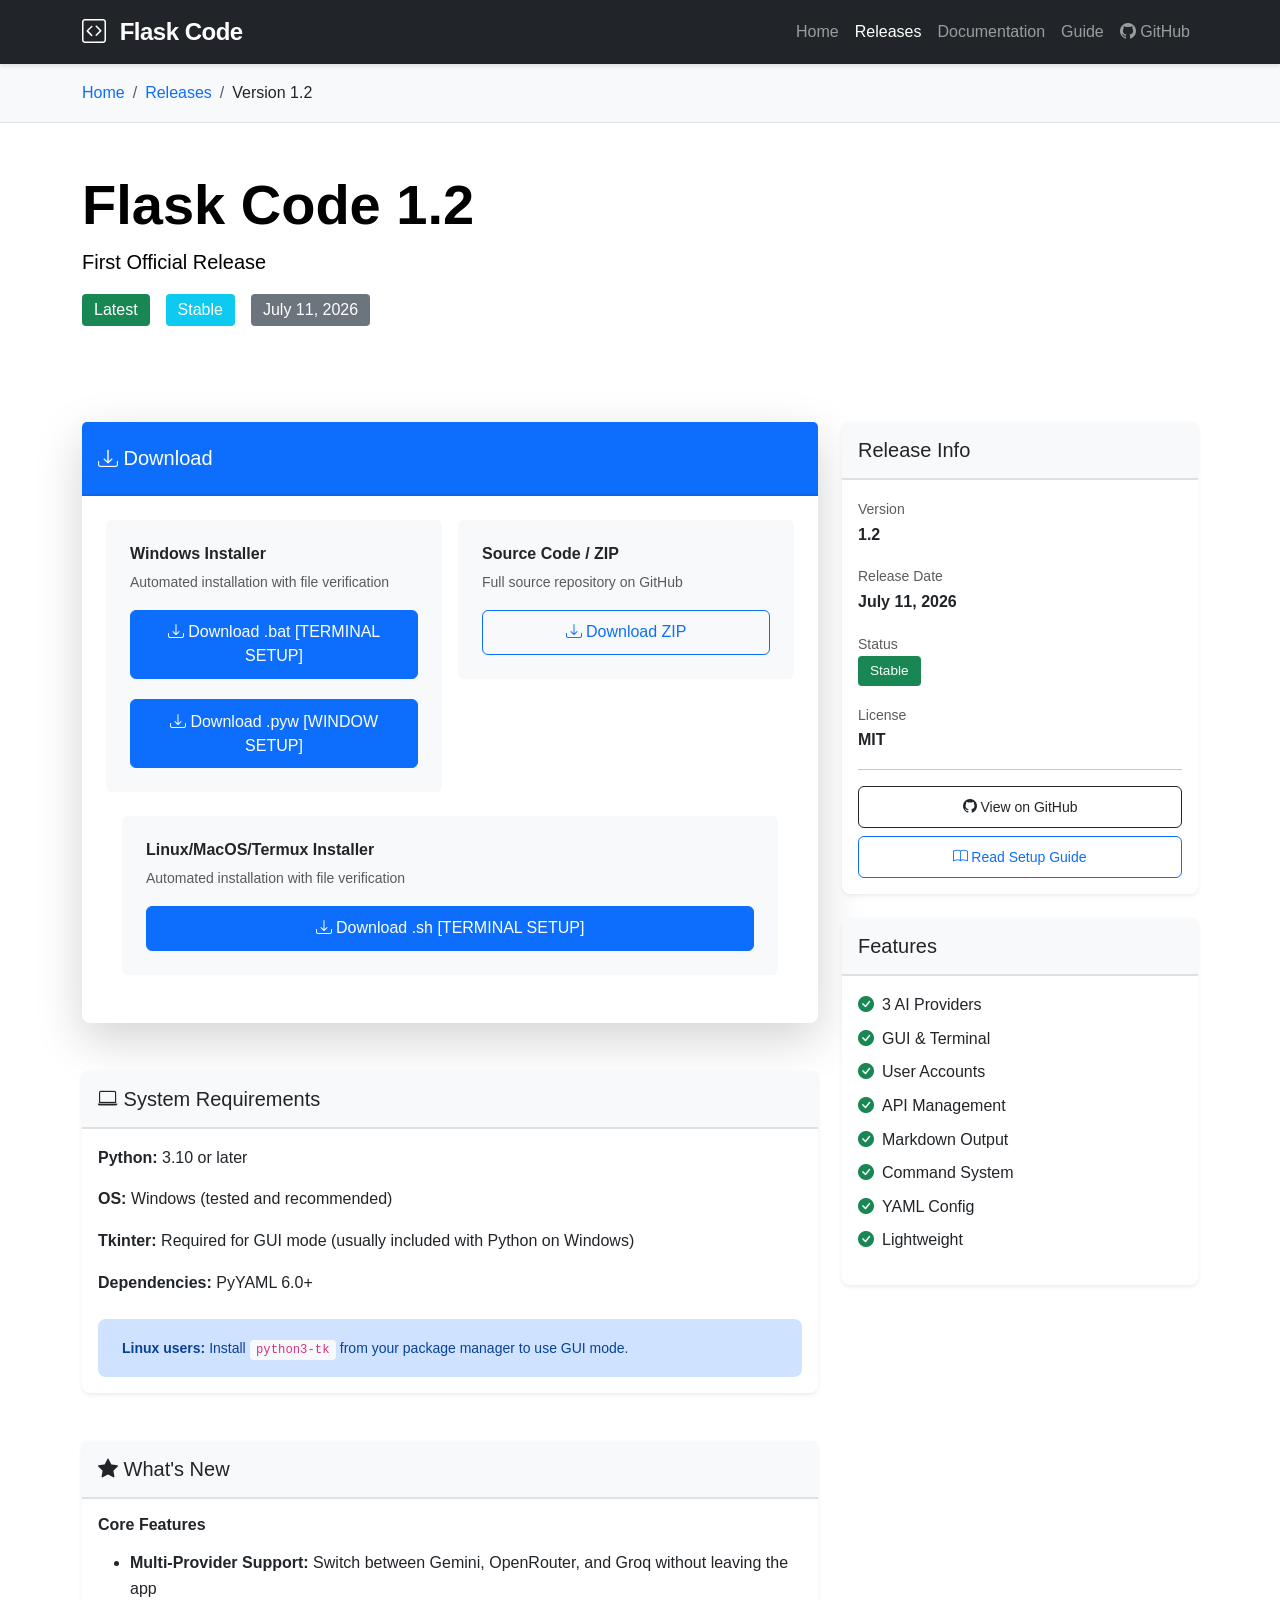
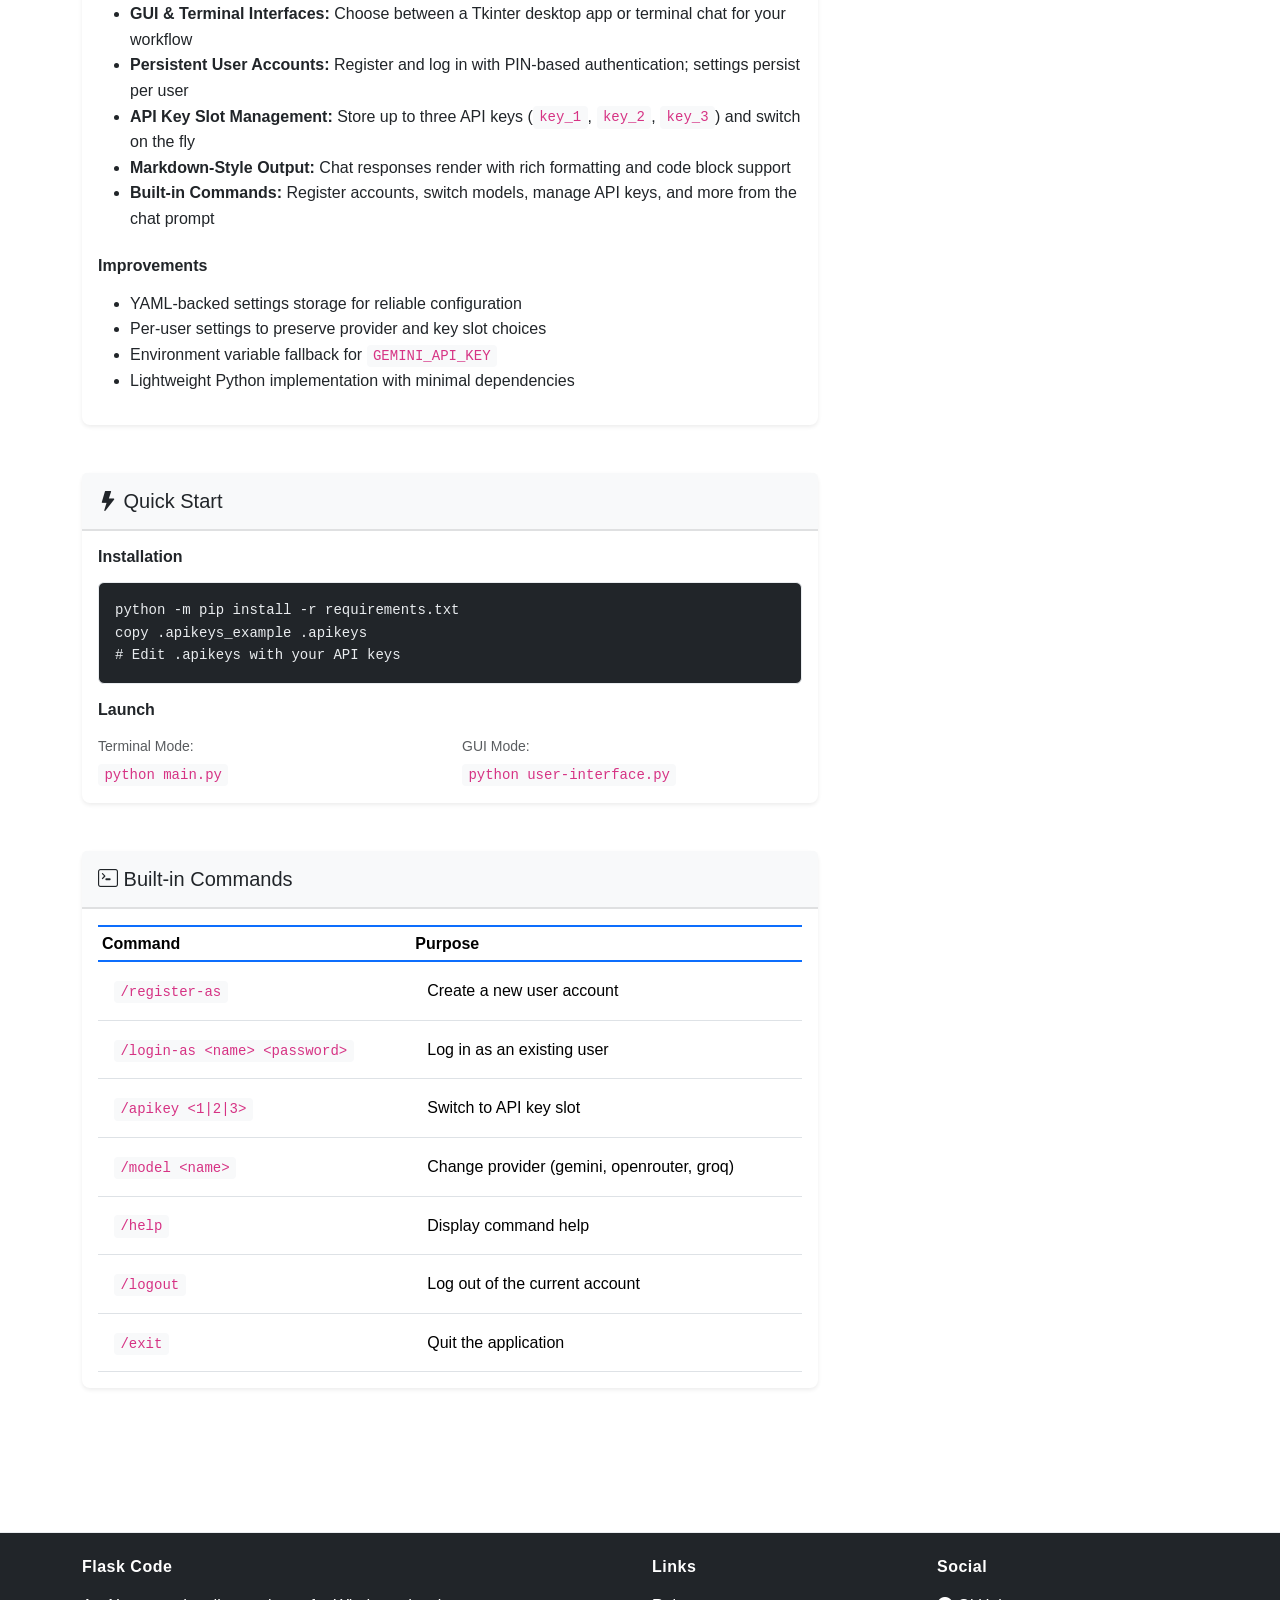
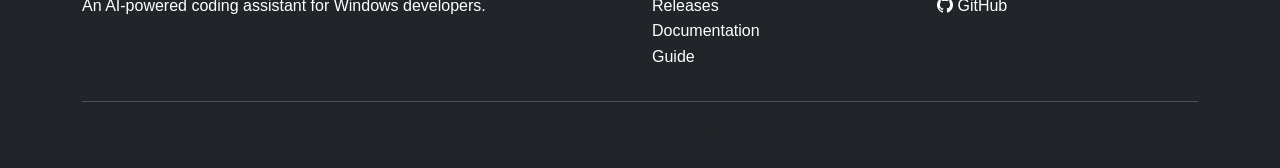
<file: releases/version/1.2.html>
<!DOCTYPE html>
<html lang="en">
<head>
    <meta charset="UTF-8">
    <meta name="viewport" content="width=device-width, initial-scale=1.0">
    <title>Flask Code 1.2 Release - Download</title>
    <link rel="icon" href="assets/icons/icon.svg">
    <link href="https://cdn.jsdelivr.net/npm/bootstrap@5.3.0/dist/css/bootstrap.min.css" rel="stylesheet">
    <link rel="stylesheet" href="https://cdn.jsdelivr.net/npm/bootstrap-icons@1.11.0/font/bootstrap-icons.css">
    <link rel="stylesheet" href="../../assets/style.css">
</head>
<body>
    <!-- Navigation -->
    <nav class="navbar navbar-expand-lg navbar-dark bg-dark sticky-top">
        <div class="container">
            <a class="navbar-brand fw-bold" href="../../index.html">
                <i class="bi bi-code-square"></i> Flask Code
            </a>
            <button class="navbar-toggler" type="button" data-bs-toggle="collapse" data-bs-target="#navbarNav">
                <span class="navbar-toggler-icon"></span>
            </button>
            <div class="collapse navbar-collapse" id="navbarNav">
                <ul class="navbar-nav ms-auto">
                    <li class="nav-item">
                        <a class="nav-link" href="../../index.html">Home</a>
                    </li>
                    <li class="nav-item">
                        <a class="nav-link active" href="../../releases.html">Releases</a>
                    </li>
                    <li class="nav-item">
                        <a class="nav-link" href="../../docs.html">Documentation</a>
                    </li>
                    <li class="nav-item">
                        <a class="nav-link" href="../../guide.html">Guide</a>
                    </li>
                    <li class="nav-item">
                        <a class="nav-link" href="https://github.com/firesmasher-c6/FlaskCode/" target="_blank">
                            <i class="bi bi-github"></i> GitHub
                        </a>
                    </li>
                </ul>
            </div>
        </div>
    </nav>

    <!-- Breadcrumb -->
    <nav aria-label="breadcrumb" class="py-3" style="background-color: #f8f9fa; border-bottom: 1px solid #dee2e6;">
        <div class="container">
            <ol class="breadcrumb mb-0">
                <li class="breadcrumb-item"><a href="../../index.html" style="color: #0d6efd; text-decoration: none; font-weight: 500;">Home</a></li>
                <li class="breadcrumb-item"><a href="../../releases.html" style="color: #0d6efd; text-decoration: none; font-weight: 500;">Releases</a></li>
                <li class="breadcrumb-item active" aria-current="page" style="color: #212529; font-weight: 500;">Version 1.2</li>
            </ol>
        </div>
    </nav>

    <!-- Release Header -->
    <section class="py-5 bg-gradient text-white">
        <div class="container">
            <h1 class="display-4 fw-bold mb-2" style="color: black;">Flask Code 1.2</h1>
            <p class="lead mb-3" style="color: black;">First Official Release</p>
            <div class="d-flex gap-3 flex-wrap">
                <span class="badge bg-success fs-6">Latest</span>
                <span class="badge bg-info fs-6">Stable</span>
                <span class="badge bg-secondary fs-6">July 11, 2026</span>
            </div>
        </div>
    </section>

    <!-- Download Section -->
    <section class="py-5">
        <div class="container">
            <div class="row">
                <div class="col-lg-8">
                    <!-- Download Card -->
                    <div class="card shadow-lg border-0 mb-5">
                        <div class="card-header bg-primary text-white py-4">
                            <h5 class="mb-0"><i class="bi bi-download"></i> Download</h5>
                        </div>
                        <div class="card-body p-4">
                            <div class="row g-3">
                                <div class="col-md-6">
                                    <div class="p-4 bg-light rounded">
                                        <h6 class="fw-bold mb-2">Windows Installer</h6>
                                        <p class="text-muted small mb-3">Automated installation with file verification</p>
                                        <a href="https://github.com/firesmasher-c6/FlaskCode/releases/download/v1.2/FlaskCode-1.2-Installer.bat" class="btn btn-primary w-100" target="_blank">
                                            <i class="bi bi-download"></i> Download .bat [TERMINAL SETUP]
                                        </a>
                                        <a href="https://github.com/firesmasher-c6/FlaskCode/releases/download/v1.2/FlaskCode-1.2-Installer-[SETUP-WIZARD].pyw" class="btn btn-primary w-100" target="_blank" style="margin-top: 20px;">
                                            <i class="bi bi-download"></i> Download .pyw [WINDOW SETUP]
                                        </a>
                                    </div>
                                </div>
                                <div class="col-md-6">
                                    <div class="p-4 bg-light rounded">
                                        <h6 class="fw-bold mb-2">Source Code / ZIP</h6>
                                        <p class="text-muted small mb-3">Full source repository on GitHub</p>
                                        <a href="https://github.com/firesmasher-c6/FlaskCode/archive/refs/tags/v1.2.zip" class="btn btn-outline-primary w-100" target="_blank">
                                            <i class="bi bi-download"></i> Download ZIP
                                        </a>
                                    </div>
                                </div>
                            </div>
                            <div class="card-body p-4">
                                <div class="row g-3">
                                    <div class="p-4 bg-light rounded">
                                        <h6 class="fw-bold mb-2">Linux/MacOS/Termux Installer</h6>
                                        <p class="text-muted small mb-3">Automated installation with file verification</p>
                                        <a href="https://github.com/firesmasher-c6/FlaskCode/releases/download/v1.2/FlaskCode-1_2-Installer.sh" class="btn btn-primary w-100" target="_blank">
                                            <i class="bi bi-download"></i> Download .sh [TERMINAL SETUP]
                                        </a>
                                    </div>
                                </div>
                            </div>
                        </div>
                    </div>

                    <!-- System Requirements -->
                    <div class="card shadow-sm border-0 mb-5">
                        <div class="card-header bg-light py-3">
                            <h5 class="mb-0"><i class="bi bi-laptop"></i> System Requirements</h5>
                        </div>
                        <div class="card-body">
                            <ul class="list-unstyled">
                                <li class="mb-3">
                                    <strong>Python:</strong> 3.10 or later
                                </li>
                                <li class="mb-3">
                                    <strong>OS:</strong> Windows (tested and recommended)
                                </li>
                                <li class="mb-3">
                                    <strong>Tkinter:</strong> Required for GUI mode (usually included with Python on Windows)
                                </li>
                                <li class="mb-3">
                                    <strong>Dependencies:</strong> PyYAML 6.0+
                                </li>
                            </ul>
                            <div class="alert alert-info mt-4 mb-0">
                                <small><strong>Linux users:</strong> Install <code>python3-tk</code> from your package manager to use GUI mode.</small>
                            </div>
                        </div>
                    </div>

                    <!-- What's New -->
                    <div class="card shadow-sm border-0 mb-5">
                        <div class="card-header bg-light py-3">
                            <h5 class="mb-0"><i class="bi bi-star-fill"></i> What's New</h5>
                        </div>
                        <div class="card-body">
                            <h6 class="fw-bold mb-3">Core Features</h6>
                            <ul class="mb-4">
                                <li><strong>Multi-Provider Support:</strong> Switch between Gemini, OpenRouter, and Groq without leaving the app</li>
                                <li><strong>GUI & Terminal Interfaces:</strong> Choose between a Tkinter desktop app or terminal chat for your workflow</li>
                                <li><strong>Persistent User Accounts:</strong> Register and log in with PIN-based authentication; settings persist per user</li>
                                <li><strong>API Key Slot Management:</strong> Store up to three API keys (<code>key_1</code>, <code>key_2</code>, <code>key_3</code>) and switch on the fly</li>
                                <li><strong>Markdown-Style Output:</strong> Chat responses render with rich formatting and code block support</li>
                                <li><strong>Built-in Commands:</strong> Register accounts, switch models, manage API keys, and more from the chat prompt</li>
                            </ul>

                            <h6 class="fw-bold mb-3">Improvements</h6>
                            <ul>
                                <li>YAML-backed settings storage for reliable configuration</li>
                                <li>Per-user settings to preserve provider and key slot choices</li>
                                <li>Environment variable fallback for <code>GEMINI_API_KEY</code></li>
                                <li>Lightweight Python implementation with minimal dependencies</li>
                            </ul>
                        </div>
                    </div>

                    <!-- Quick Start -->
                    <div class="card shadow-sm border-0 mb-5">
                        <div class="card-header bg-light py-3">
                            <h5 class="mb-0"><i class="bi bi-lightning-fill"></i> Quick Start</h5>
                        </div>
                        <div class="card-body">
                            <h6 class="fw-bold mb-3">Installation</h6>
                            <pre class="bg-dark text-light p-3 rounded mb-3"><code>python -m pip install -r requirements.txt
copy .apikeys_example .apikeys
# Edit .apikeys with your API keys
</code></pre>

                            <h6 class="fw-bold mb-3">Launch</h6>
                            <div class="row">
                                <div class="col-md-6">
                                    <p class="text-muted small mb-1">Terminal Mode:</p>
                                    <code>python main.py</code>
                                </div>
                                <div class="col-md-6">
                                    <p class="text-muted small mb-1">GUI Mode:</p>
                                    <code>python user-interface.py</code>
                                </div>
                            </div>
                        </div>
                    </div>

                    <!-- Commands Reference -->
                    <div class="card shadow-sm border-0 mb-5">
                        <div class="card-header bg-light py-3">
                            <h5 class="mb-0"><i class="bi bi-terminal"></i> Built-in Commands</h5>
                        </div>
                        <div class="card-body">
                            <table class="table table-sm">
                                <thead>
                                    <tr>
                                        <th>Command</th>
                                        <th>Purpose</th>
                                    </tr>
                                </thead>
                                <tbody>
                                    <tr>
                                        <td><code>/register-as</code></td>
                                        <td>Create a new user account</td>
                                    </tr>
                                    <tr>
                                        <td><code>/login-as &lt;name&gt; &lt;password&gt;</code></td>
                                        <td>Log in as an existing user</td>
                                    </tr>
                                    <tr>
                                        <td><code>/apikey &lt;1|2|3&gt;</code></td>
                                        <td>Switch to API key slot</td>
                                    </tr>
                                    <tr>
                                        <td><code>/model &lt;name&gt;</code></td>
                                        <td>Change provider (gemini, openrouter, groq)</td>
                                    </tr>
                                    <tr>
                                        <td><code>/help</code></td>
                                        <td>Display command help</td>
                                    </tr>
                                    <tr>
                                        <td><code>/logout</code></td>
                                        <td>Log out of the current account</td>
                                    </tr>
                                    <tr>
                                        <td><code>/exit</code></td>
                                        <td>Quit the application</td>
                                    </tr>
                                </tbody>
                            </table>
                        </div>
                    </div>
                </div>

                <!-- Sidebar -->
                <div class="col-lg-4">
                    <!-- Release Info Card -->
                    <div class="card shadow-sm border-0 mb-4">
                        <div class="card-header bg-light py-3">
                            <h5 class="mb-0">Release Info</h5>
                        </div>
                        <div class="card-body">
                            <div class="mb-3">
                                <small class="text-muted">Version</small>
                                <p class="fw-bold mb-0">1.2</p>
                            </div>
                            <div class="mb-3">
                                <small class="text-muted">Release Date</small>
                                <p class="fw-bold mb-0">July 11, 2026</p>
                            </div>
                            <div class="mb-3">
                                <small class="text-muted">Status</small>
                                <p class="fw-bold mb-0"><span class="badge bg-success">Stable</span></p>
                            </div>
                            <div class="mb-3">
                                <small class="text-muted">License</small>
                                <p class="fw-bold mb-0">MIT</p>
                            </div>
                            <hr>
                            <div class="d-grid gap-2">
                                <a href="https://github.com/firesmasher-c6/FlaskCode/" class="btn btn-sm btn-outline-dark" target="_blank">
                                    <i class="bi bi-github"></i> View on GitHub
                                </a>
                                <a href="../../guide.html" class="btn btn-sm btn-outline-primary">
                                    <i class="bi bi-book"></i> Read Setup Guide
                                </a>
                            </div>
                        </div>
                    </div>

                    <!-- Features List -->
                    <div class="card shadow-sm border-0">
                        <div class="card-header bg-light py-3">
                            <h5 class="mb-0">Features</h5>
                        </div>
                        <div class="card-body">
                            <ul class="list-unstyled">
                                <li class="mb-2"><i class="bi bi-check-circle-fill text-success me-2"></i>3 AI Providers</li>
                                <li class="mb-2"><i class="bi bi-check-circle-fill text-success me-2"></i>GUI & Terminal</li>
                                <li class="mb-2"><i class="bi bi-check-circle-fill text-success me-2"></i>User Accounts</li>
                                <li class="mb-2"><i class="bi bi-check-circle-fill text-success me-2"></i>API Management</li>
                                <li class="mb-2"><i class="bi bi-check-circle-fill text-success me-2"></i>Markdown Output</li>
                                <li class="mb-2"><i class="bi bi-check-circle-fill text-success me-2"></i>Command System</li>
                                <li class="mb-2"><i class="bi bi-check-circle-fill text-success me-2"></i>YAML Config</li>
                                <li><i class="bi bi-check-circle-fill text-success me-2"></i>Lightweight</li>
                            </ul>
                        </div>
                    </div>
                </div>
            </div>
        </div>
    </section>

    <!-- Footer -->
    <footer class="bg-dark text-white py-4 mt-5">
        <div class="container">
            <div class="row">
                <div class="col-md-6">
                    <h6 class="fw-bold mb-3">Flask Code</h6>
                    <p style="color: white;">An AI-powered coding assistant for Windows developers.</p>
                </div>
                <div class="col-md-3">
                    <h6 class="fw-bold mb-3">Links</h6>
                    <ul class="list-unstyled">
                        <li><a href="releases.html" style="color: white; text-decoration: none;">Releases</a></li>
                        <li><a href="docs.html" style="color: white; text-decoration: none;">Documentation</a></li>
                        <li><a href="guide.html" style="color: white; text-decoration: none;">Guide</a></li>
                    </ul>
                </div>
                <div class="col-md-3">
                    <h6 class="fw-bold mb-3">Social</h6>
                    <ul class="list-unstyled">
                        <li><a href="https://github.com/firesmasher-c6/FlaskCode/" style="color: white; text-decoration: none;" target="_blank"><i class="bi bi-github"></i> GitHub</a></li>
                    </ul>
                </div>
            </div>
            <hr class="bg-secondary">
            <div class="text-center text-muted">
                <p class="mb-0">&copy; 2026 Flask Code. Released under MIT License.</p>
            </div>
        </div>
    </footer>

    <script src="https://cdn.jsdelivr.net/npm/bootstrap@5.3.0/dist/js/bootstrap.bundle.min.js"></script>
</body>
</html>
<style>
html, body {
  scrollbar-width: none !important;
  -ms-overflow-style: none !important;
}

html::-webkit-scrollbar, 
body::-webkit-scrollbar,
*::-webkit-scrollbar {
  display: none !important;
}
</style>
</file>
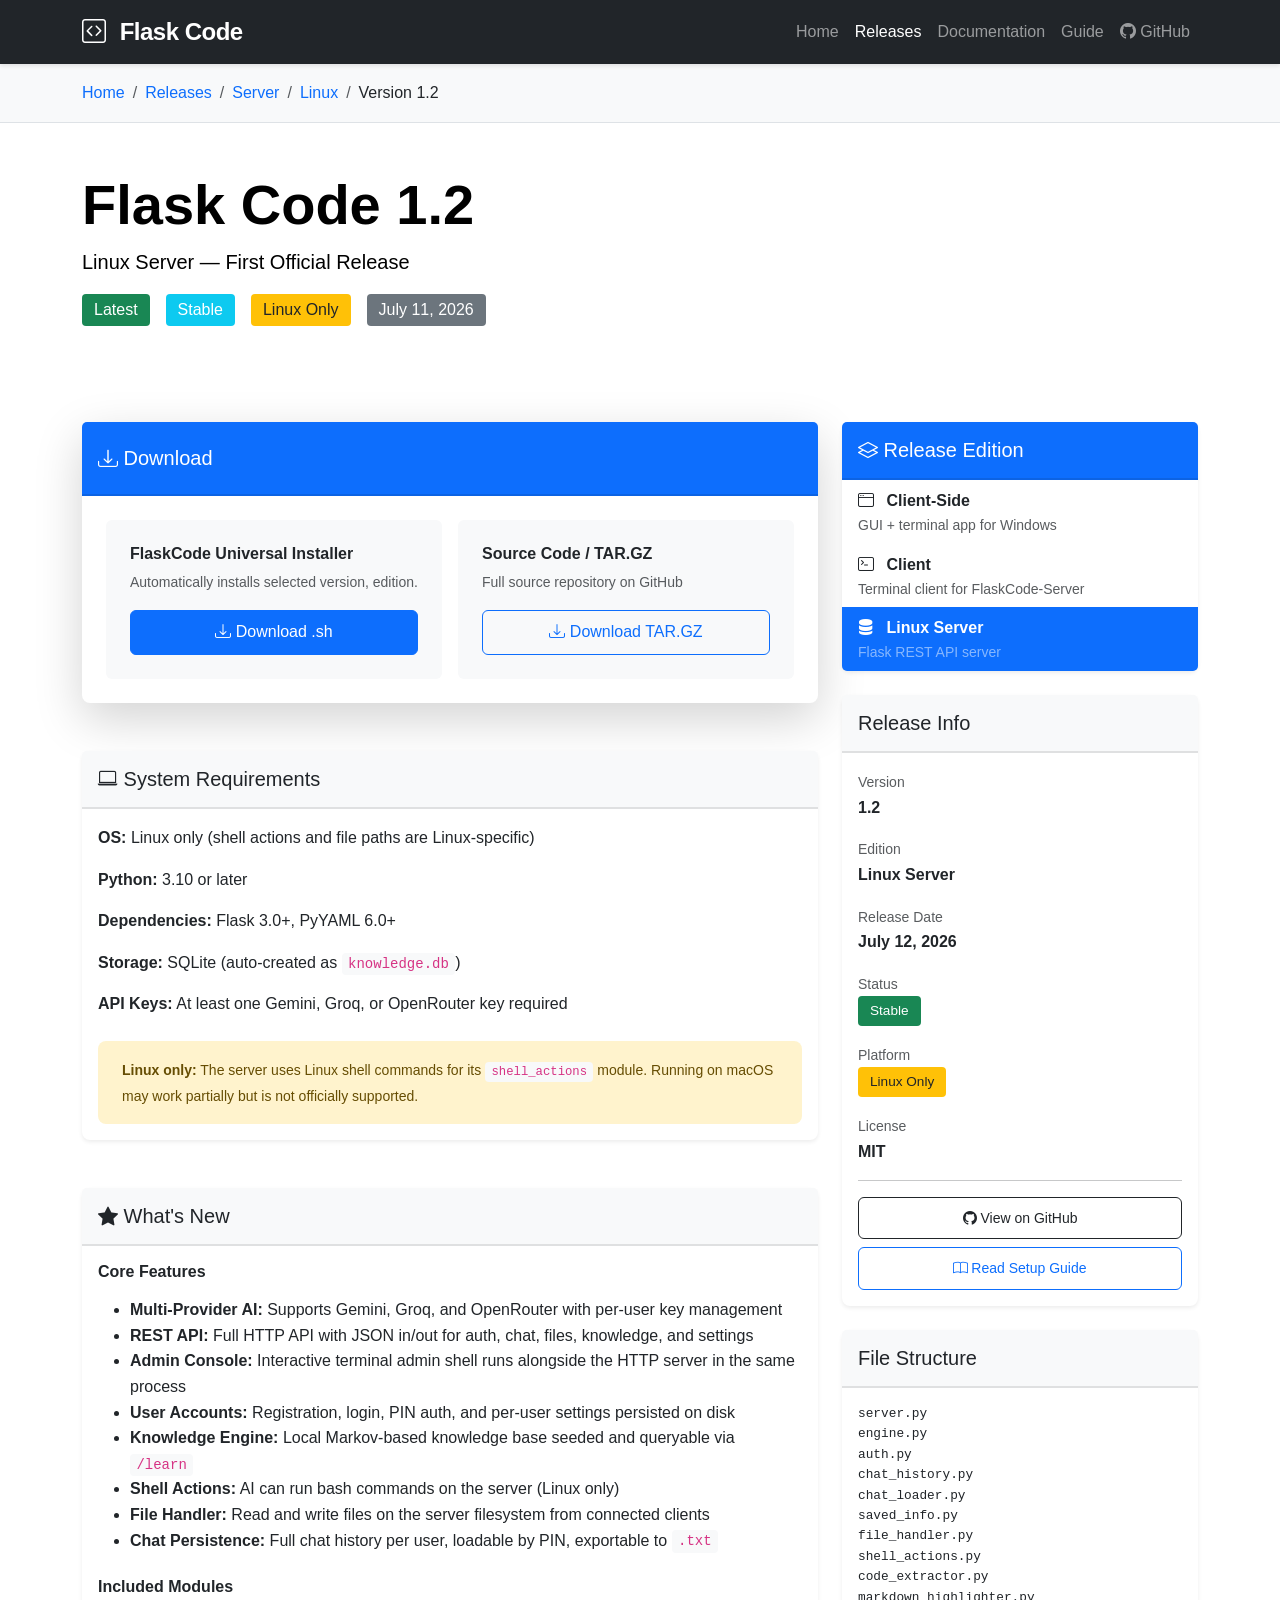
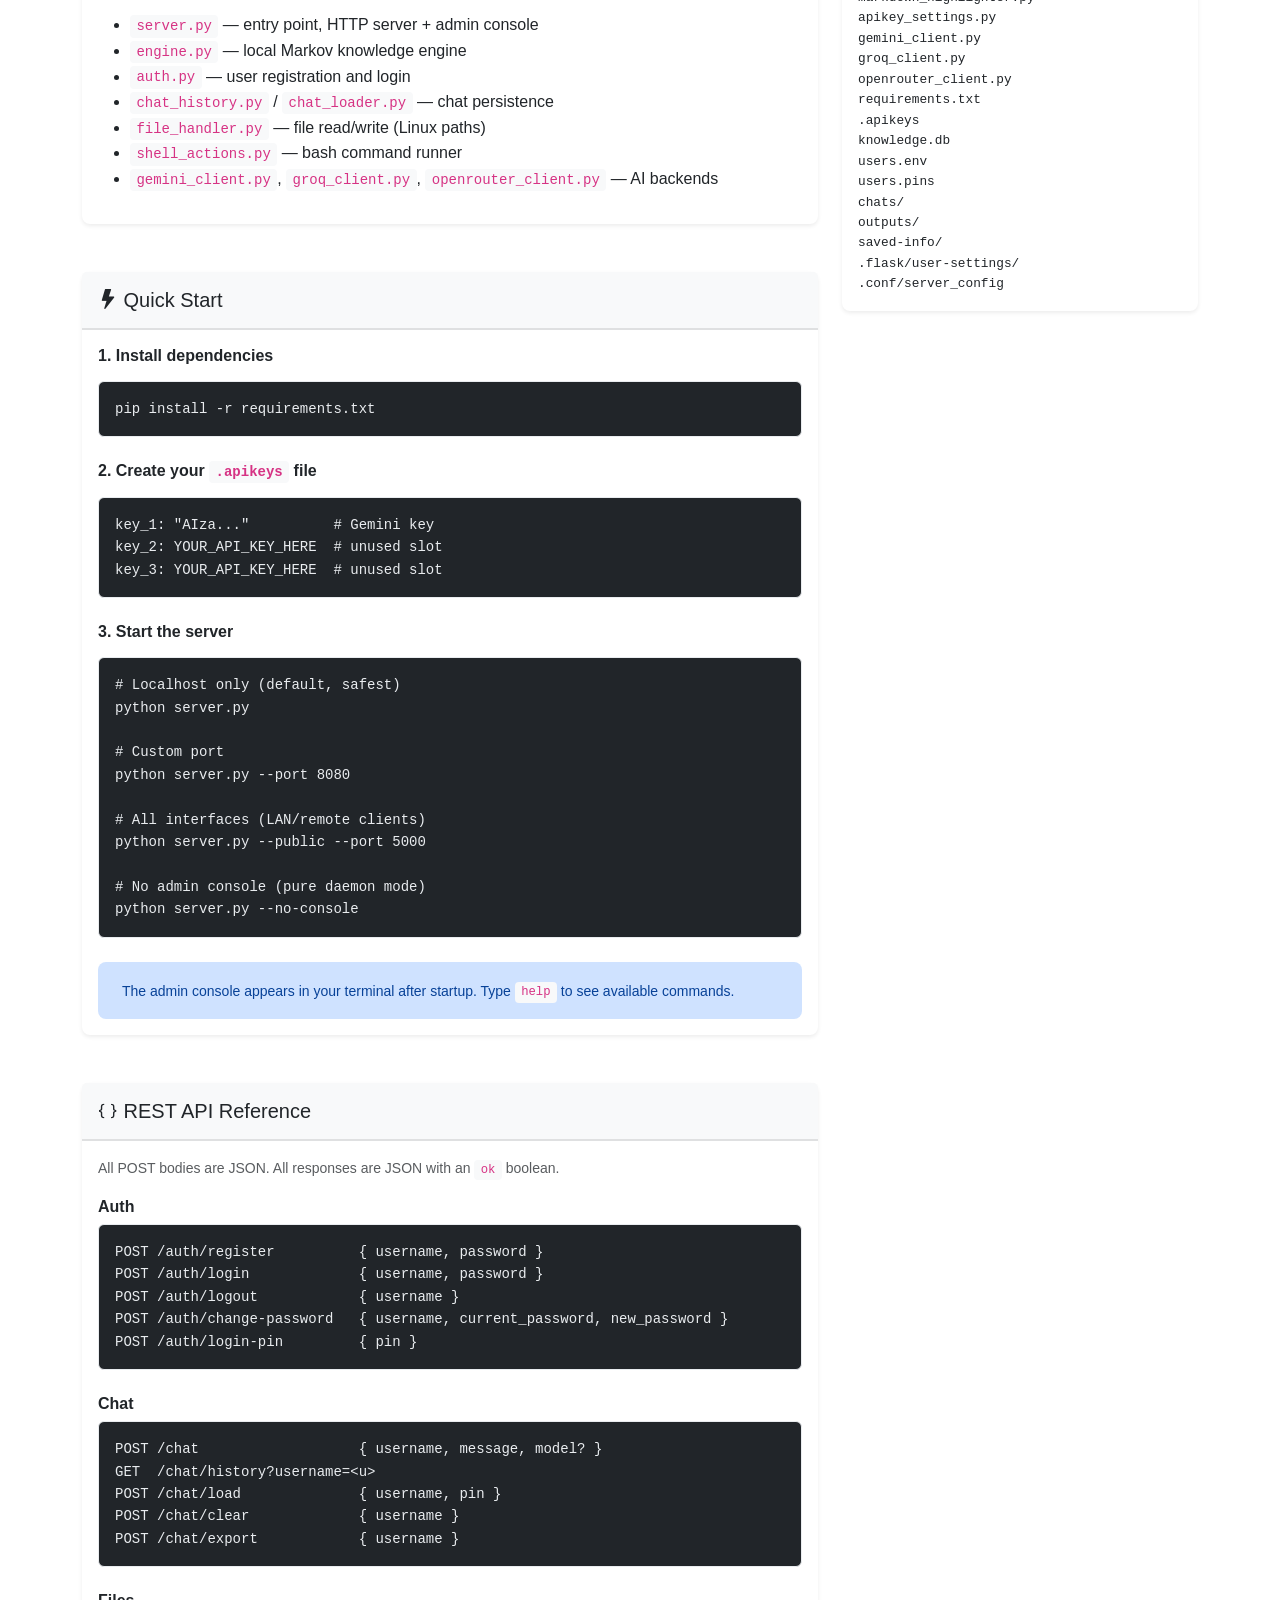
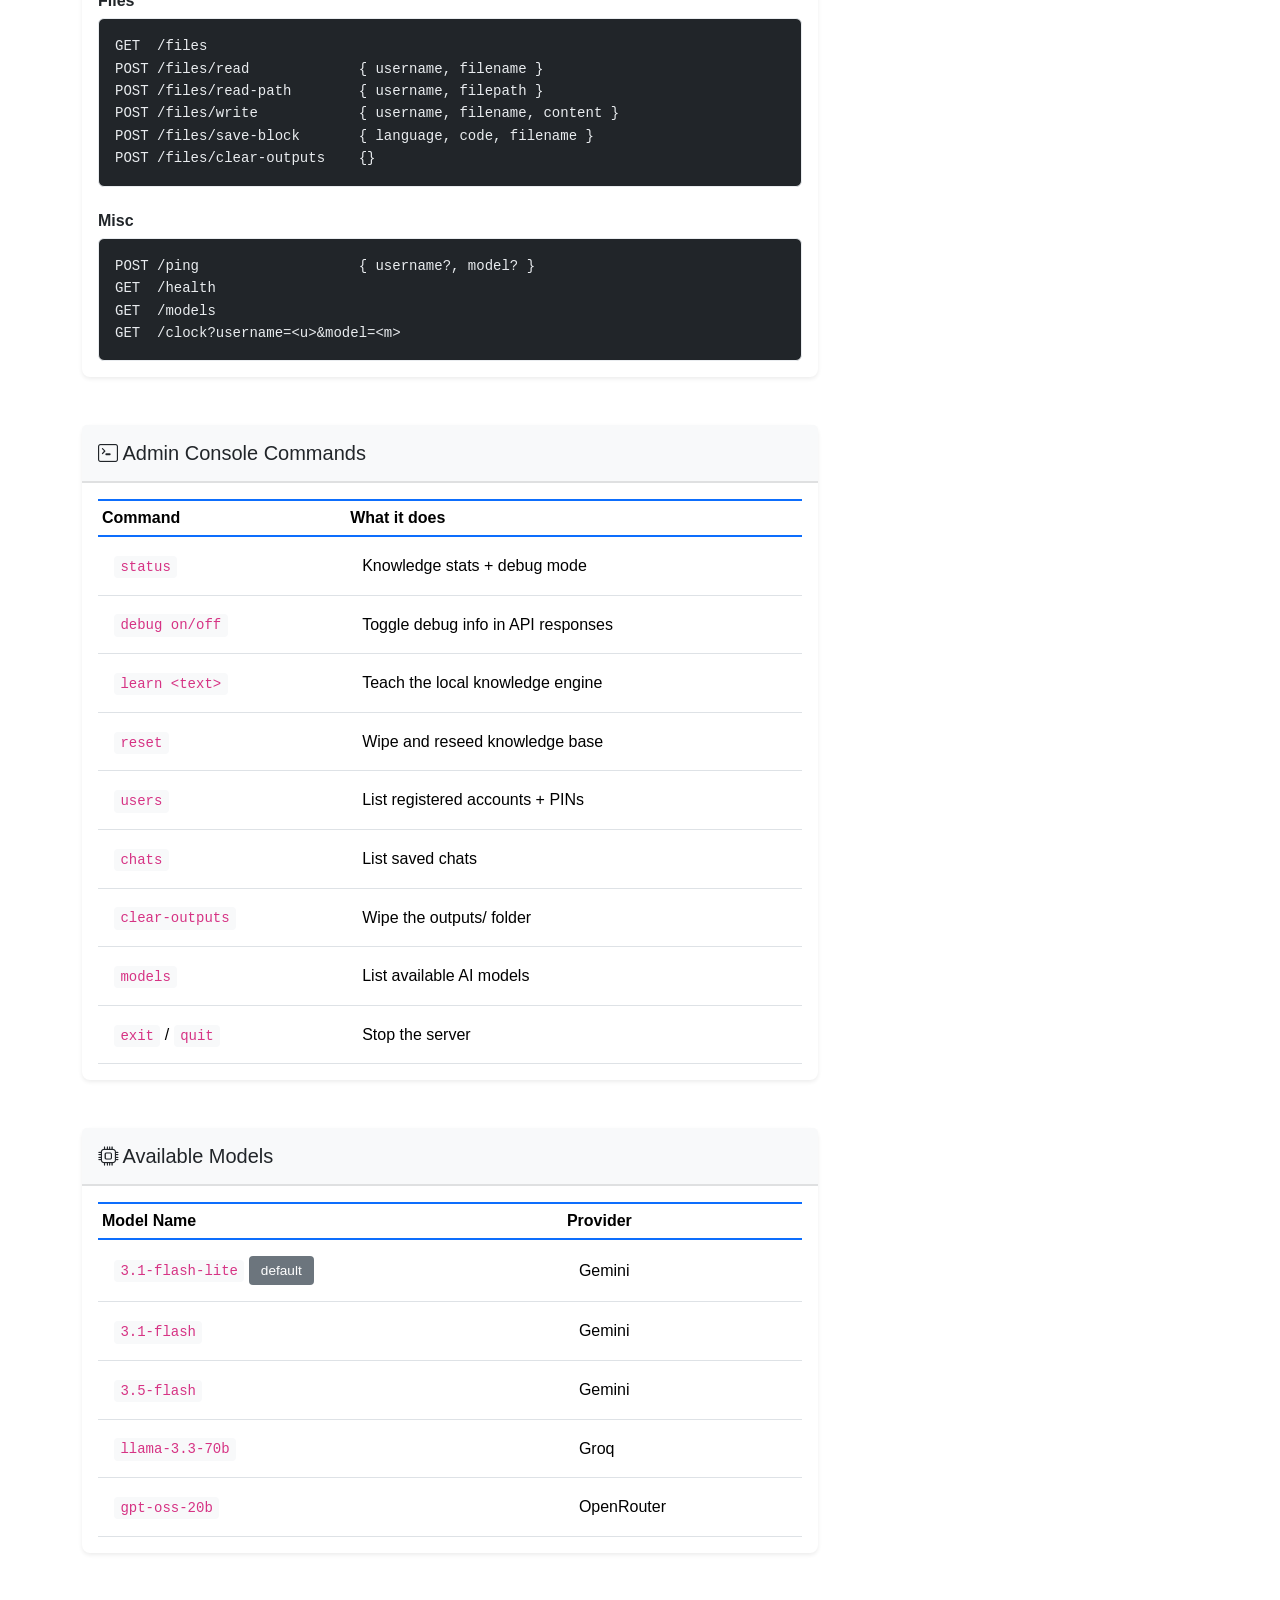
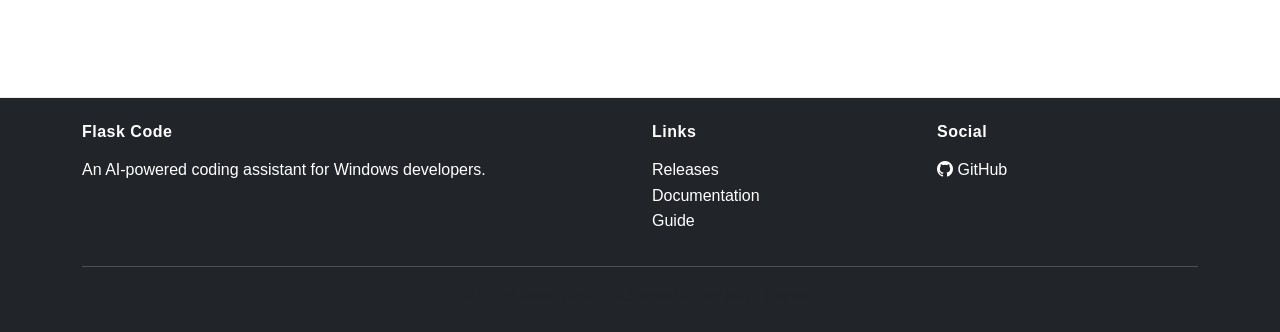
<file: releases/servers/linux/1.2.html>
<!DOCTYPE html>
<html lang="en">
<head>
    <meta charset="UTF-8">
    <meta name="viewport" content="width=device-width, initial-scale=1.0">
    <title>Flask Code 1.2 – Linux Server Release</title>
    <link rel="icon" href="../../../../assets/icons/icon.svg">
    <link href="https://cdn.jsdelivr.net/npm/bootstrap@5.3.0/dist/css/bootstrap.min.css" rel="stylesheet">
    <link rel="stylesheet" href="https://cdn.jsdelivr.net/npm/bootstrap-icons@1.11.0/font/bootstrap-icons.css">
    <link rel="stylesheet" href="../../../../assets/style.css">
</head>
<body>
    <!-- Navigation -->
    <nav class="navbar navbar-expand-lg navbar-dark bg-dark sticky-top">
        <div class="container">
            <a class="navbar-brand fw-bold" href="../../../../index.html">
                <i class="bi bi-code-square"></i> Flask Code
            </a>
            <button class="navbar-toggler" type="button" data-bs-toggle="collapse" data-bs-target="#navbarNav">
                <span class="navbar-toggler-icon"></span>
            </button>
            <div class="collapse navbar-collapse" id="navbarNav">
                <ul class="navbar-nav ms-auto">
                    <li class="nav-item"><a class="nav-link" href="../../../../index.html">Home</a></li>
                    <li class="nav-item"><a class="nav-link active" href="../../../../releases.html">Releases</a></li>
                    <li class="nav-item"><a class="nav-link" href="../../../../docs.html">Documentation</a></li>
                    <li class="nav-item"><a class="nav-link" href="../../../../guide.html">Guide</a></li>
                    <li class="nav-item">
                        <a class="nav-link" href="https://github.com/firesmasher-c6/FlaskCode/" target="_blank">
                            <i class="bi bi-github"></i> GitHub
                        </a>
                    </li>
                </ul>
            </div>
        </div>
    </nav>

    <!-- Breadcrumb -->
    <nav aria-label="breadcrumb" class="py-3" style="background-color: #f8f9fa; border-bottom: 1px solid #dee2e6;">
        <div class="container">
            <ol class="breadcrumb mb-0">
                <li class="breadcrumb-item"><a href="../../../../index.html" style="color: #0d6efd; text-decoration: none; font-weight: 500;">Home</a></li>
                <li class="breadcrumb-item"><a href="../../../../releases.html" style="color: #0d6efd; text-decoration: none; font-weight: 500;">Releases</a></li>
                <li class="breadcrumb-item"><a href="#" style="color: #0d6efd; text-decoration: none; font-weight: 500;">Server</a></li>
                <li class="breadcrumb-item"><a href="#" style="color: #0d6efd; text-decoration: none; font-weight: 500;">Linux</a></li>
                <li class="breadcrumb-item active" aria-current="page" style="color: #212529; font-weight: 500;">Version 1.2</li>
            </ol>
        </div>
    </nav>

    <!-- Release Header -->
    <section class="py-5 bg-gradient text-white">
        <div class="container">
            <h1 class="display-4 fw-bold mb-2" style="color: black;">Flask Code 1.2</h1>
            <p class="lead mb-3" style="color: black;">Linux Server — First Official Release</p>
            <div class="d-flex gap-3 flex-wrap">
                <span class="badge bg-success fs-6">Latest</span>
                <span class="badge bg-info fs-6">Stable</span>
                <span class="badge bg-warning text-dark fs-6"><i class="bi bi-penguin-fill"></i> Linux Only</span>
                <span class="badge bg-secondary fs-6">July 11, 2026</span>
            </div>
        </div>
    </section>

    <!-- Main Content -->
    <section class="py-5">
        <div class="container">
            <div class="row">
                <!-- Left Column -->
                <div class="col-lg-8">

                    <!-- Download Card -->
                    <div class="card shadow-lg border-0 mb-5">
                        <div class="card-header bg-primary text-white py-4">
                            <h5 class="mb-0"><i class="bi bi-download"></i> Download</h5>
                        </div>
                        <div class="card-body p-4">
                            <div class="row g-3">
                                <div class="col-md-6">
                                    <div class="p-4 bg-light rounded">
                                        <h6 class="fw-bold mb-2">FlaskCode Universal Installer</h6>
                                        <p class="text-muted small mb-3">Automatically installs selected version, edition.</p>
                                        <a href="https://github.com/firesmasher-c6/FlaskCode/releases/download/v1.2/FlaskCodeInstaller.sh" class="btn btn-primary w-100" target="_blank">
                                            <i class="bi bi-download"></i> Download .sh
                                        </a>
                                    </div>
                                </div>
                                <div class="col-md-6">
                                    <div class="p-4 bg-light rounded">
                                        <h6 class="fw-bold mb-2">Source Code / TAR.GZ</h6>
                                        <p class="text-muted small mb-3">Full source repository on GitHub</p>
                                        <a href="https://github.com/firesmasher-c6/FlaskCode/releases/download/v1.2/flaskcode-server.tar.gz" class="btn btn-outline-primary w-100" target="_blank">
                                            <i class="bi bi-download"></i> Download TAR.GZ
                                        </a>
                                    </div>
                                </div>
                            </div>
                        </div>
                    </div>

                    <!-- System Requirements -->
                    <div class="card shadow-sm border-0 mb-5">
                        <div class="card-header bg-light py-3">
                            <h5 class="mb-0"><i class="bi bi-laptop"></i> System Requirements</h5>
                        </div>
                        <div class="card-body">
                            <ul class="list-unstyled">
                                <li class="mb-3"><strong>OS:</strong> Linux only (shell actions and file paths are Linux-specific)</li>
                                <li class="mb-3"><strong>Python:</strong> 3.10 or later</li>
                                <li class="mb-3"><strong>Dependencies:</strong> Flask 3.0+, PyYAML 6.0+</li>
                                <li class="mb-3"><strong>Storage:</strong> SQLite (auto-created as <code>knowledge.db</code>)</li>
                                <li class="mb-3"><strong>API Keys:</strong> At least one Gemini, Groq, or OpenRouter key required</li>
                            </ul>
                            <div class="alert alert-warning mt-4 mb-0">
                                <small><strong>Linux only:</strong> The server uses Linux shell commands for its <code>shell_actions</code> module. Running on macOS may work partially but is not officially supported.</small>
                            </div>
                        </div>
                    </div>

                    <!-- What's New -->
                    <div class="card shadow-sm border-0 mb-5">
                        <div class="card-header bg-light py-3">
                            <h5 class="mb-0"><i class="bi bi-star-fill"></i> What's New</h5>
                        </div>
                        <div class="card-body">
                            <h6 class="fw-bold mb-3">Core Features</h6>
                            <ul class="mb-4">
                                <li><strong>Multi-Provider AI:</strong> Supports Gemini, Groq, and OpenRouter with per-user key management</li>
                                <li><strong>REST API:</strong> Full HTTP API with JSON in/out for auth, chat, files, knowledge, and settings</li>
                                <li><strong>Admin Console:</strong> Interactive terminal admin shell runs alongside the HTTP server in the same process</li>
                                <li><strong>User Accounts:</strong> Registration, login, PIN auth, and per-user settings persisted on disk</li>
                                <li><strong>Knowledge Engine:</strong> Local Markov-based knowledge base seeded and queryable via <code>/learn</code></li>
                                <li><strong>Shell Actions:</strong> AI can run bash commands on the server (Linux only)</li>
                                <li><strong>File Handler:</strong> Read and write files on the server filesystem from connected clients</li>
                                <li><strong>Chat Persistence:</strong> Full chat history per user, loadable by PIN, exportable to <code>.txt</code></li>
                            </ul>
                            <h6 class="fw-bold mb-3">Included Modules</h6>
                            <ul>
                                <li><code>server.py</code> — entry point, HTTP server + admin console</li>
                                <li><code>engine.py</code> — local Markov knowledge engine</li>
                                <li><code>auth.py</code> — user registration and login</li>
                                <li><code>chat_history.py</code> / <code>chat_loader.py</code> — chat persistence</li>
                                <li><code>file_handler.py</code> — file read/write (Linux paths)</li>
                                <li><code>shell_actions.py</code> — bash command runner</li>
                                <li><code>gemini_client.py</code>, <code>groq_client.py</code>, <code>openrouter_client.py</code> — AI backends</li>
                            </ul>
                        </div>
                    </div>

                    <!-- Quick Start -->
                    <div class="card shadow-sm border-0 mb-5">
                        <div class="card-header bg-light py-3">
                            <h5 class="mb-0"><i class="bi bi-lightning-fill"></i> Quick Start</h5>
                        </div>
                        <div class="card-body">
                            <h6 class="fw-bold mb-3">1. Install dependencies</h6>
                            <pre class="bg-dark text-light p-3 rounded mb-4"><code>pip install -r requirements.txt</code></pre>

                            <h6 class="fw-bold mb-3">2. Create your <code>.apikeys</code> file</h6>
                            <pre class="bg-dark text-light p-3 rounded mb-4"><code>key_1: "AIza..."          # Gemini key
key_2: YOUR_API_KEY_HERE  # unused slot
key_3: YOUR_API_KEY_HERE  # unused slot</code></pre>

                            <h6 class="fw-bold mb-3">3. Start the server</h6>
                            <pre class="bg-dark text-light p-3 rounded mb-4"><code># Localhost only (default, safest)
python server.py

# Custom port
python server.py --port 8080

# All interfaces (LAN/remote clients)
python server.py --public --port 5000

# No admin console (pure daemon mode)
python server.py --no-console</code></pre>

                            <div class="alert alert-info mb-0">
                                <small>The admin console appears in your terminal after startup. Type <code>help</code> to see available commands.</small>
                            </div>
                        </div>
                    </div>

                    <!-- REST API Reference -->
                    <div class="card shadow-sm border-0 mb-5">
                        <div class="card-header bg-light py-3">
                            <h5 class="mb-0"><i class="bi bi-braces"></i> REST API Reference</h5>
                        </div>
                        <div class="card-body">
                            <p class="text-muted small mb-3">All POST bodies are JSON. All responses are JSON with an <code>ok</code> boolean.</p>

                            <h6 class="fw-bold mb-2">Auth</h6>
                            <pre class="bg-dark text-light p-3 rounded mb-4"><code>POST /auth/register          { username, password }
POST /auth/login             { username, password }
POST /auth/logout            { username }
POST /auth/change-password   { username, current_password, new_password }
POST /auth/login-pin         { pin }</code></pre>

                            <h6 class="fw-bold mb-2">Chat</h6>
                            <pre class="bg-dark text-light p-3 rounded mb-4"><code>POST /chat                   { username, message, model? }
GET  /chat/history?username=&lt;u&gt;
POST /chat/load              { username, pin }
POST /chat/clear             { username }
POST /chat/export            { username }</code></pre>

                            <h6 class="fw-bold mb-2">Files</h6>
                            <pre class="bg-dark text-light p-3 rounded mb-4"><code>GET  /files
POST /files/read             { username, filename }
POST /files/read-path        { username, filepath }
POST /files/write            { username, filename, content }
POST /files/save-block       { language, code, filename }
POST /files/clear-outputs    {}</code></pre>

                            <h6 class="fw-bold mb-2">Misc</h6>
                            <pre class="bg-dark text-light p-3 rounded mb-0"><code>POST /ping                   { username?, model? }
GET  /health
GET  /models
GET  /clock?username=&lt;u&gt;&amp;model=&lt;m&gt;</code></pre>
                        </div>
                    </div>

                    <!-- Admin Console Commands -->
                    <div class="card shadow-sm border-0 mb-5">
                        <div class="card-header bg-light py-3">
                            <h5 class="mb-0"><i class="bi bi-terminal"></i> Admin Console Commands</h5>
                        </div>
                        <div class="card-body">
                            <table class="table table-sm">
                                <thead><tr><th>Command</th><th>What it does</th></tr></thead>
                                <tbody>
                                    <tr><td><code>status</code></td><td>Knowledge stats + debug mode</td></tr>
                                    <tr><td><code>debug on/off</code></td><td>Toggle debug info in API responses</td></tr>
                                    <tr><td><code>learn &lt;text&gt;</code></td><td>Teach the local knowledge engine</td></tr>
                                    <tr><td><code>reset</code></td><td>Wipe and reseed knowledge base</td></tr>
                                    <tr><td><code>users</code></td><td>List registered accounts + PINs</td></tr>
                                    <tr><td><code>chats</code></td><td>List saved chats</td></tr>
                                    <tr><td><code>clear-outputs</code></td><td>Wipe the outputs/ folder</td></tr>
                                    <tr><td><code>models</code></td><td>List available AI models</td></tr>
                                    <tr><td><code>exit</code> / <code>quit</code></td><td>Stop the server</td></tr>
                                </tbody>
                            </table>
                        </div>
                    </div>

                    <!-- Available Models -->
                    <div class="card shadow-sm border-0 mb-5">
                        <div class="card-header bg-light py-3">
                            <h5 class="mb-0"><i class="bi bi-cpu"></i> Available Models</h5>
                        </div>
                        <div class="card-body">
                            <table class="table table-sm">
                                <thead><tr><th>Model Name</th><th>Provider</th></tr></thead>
                                <tbody>
                                    <tr><td><code>3.1-flash-lite</code> <span class="badge bg-secondary">default</span></td><td>Gemini</td></tr>
                                    <tr><td><code>3.1-flash</code></td><td>Gemini</td></tr>
                                    <tr><td><code>3.5-flash</code></td><td>Gemini</td></tr>
                                    <tr><td><code>llama-3.3-70b</code></td><td>Groq</td></tr>
                                    <tr><td><code>gpt-oss-20b</code></td><td>OpenRouter</td></tr>
                                </tbody>
                            </table>
                        </div>
                    </div>

                </div>

                <!-- Sidebar -->
                <div class="col-lg-4">

                    <!-- Edition Switcher -->
                    <div class="card shadow-sm border-0 mb-4">
                        <div class="card-header bg-primary text-white py-3">
                            <h5 class="mb-0"><i class="bi bi-layers"></i> Release Edition</h5>
                        </div>
                        <div class="list-group list-group-flush">
                            <a href="../../client-side/1.2.html" class="list-group-item list-group-item-action">
                                <i class="bi bi-window me-2"></i>
                                <strong>Client-Side</strong>
                                <small class="d-block text-muted">GUI + terminal app for Windows</small>
                            </a>
                            <a href="../../client/1.2.html" class="list-group-item list-group-item-action">
                                <i class="bi bi-terminal me-2"></i>
                                <strong>Client</strong>
                                <small class="d-block text-muted">Terminal client for FlaskCode-Server</small>
                            </a>
                            <a href="../../servers/linux/1.2.html" class="list-group-item list-group-item-action active">
                                <i class="bi bi-server me-2"></i>
                                <strong>Linux Server</strong>
                                <small class="d-block text-white-50">Flask REST API server</small>
                            </a>
                        </div>
                    </div>

                    <!-- Release Info -->
                    <div class="card shadow-sm border-0 mb-4">
                        <div class="card-header bg-light py-3">
                            <h5 class="mb-0">Release Info</h5>
                        </div>
                        <div class="card-body">
                            <div class="mb-3">
                                <small class="text-muted">Version</small>
                                <p class="fw-bold mb-0">1.2</p>
                            </div>
                            <div class="mb-3">
                                <small class="text-muted">Edition</small>
                                <p class="fw-bold mb-0">Linux Server</p>
                            </div>
                            <div class="mb-3">
                                <small class="text-muted">Release Date</small>
                                <p class="fw-bold mb-0">July 12, 2026</p>
                            </div>
                            <div class="mb-3">
                                <small class="text-muted">Status</small>
                                <p class="fw-bold mb-0"><span class="badge bg-success">Stable</span></p>
                            </div>
                            <div class="mb-3">
                                <small class="text-muted">Platform</small>
                                <p class="fw-bold mb-0"><span class="badge bg-warning text-dark">Linux Only</span></p>
                            </div>
                            <div class="mb-3">
                                <small class="text-muted">License</small>
                                <p class="fw-bold mb-0">MIT</p>
                            </div>
                            <hr>
                            <div class="d-grid gap-2">
                                <a href="https://github.com/firesmasher-c6/FlaskCode/" class="btn btn-sm btn-outline-dark" target="_blank">
                                    <i class="bi bi-github"></i> View on GitHub
                                </a>
                                <a href="../../../../guide.html" class="btn btn-sm btn-outline-primary">
                                    <i class="bi bi-book"></i> Read Setup Guide
                                </a>
                            </div>
                        </div>
                    </div>

                    <!-- File Structure -->
                    <div class="card shadow-sm border-0">
                        <div class="card-header bg-light py-3">
                            <h5 class="mb-0">File Structure</h5>
                        </div>
                        <div class="card-body">
                            <pre class="mb-0" style="font-size: 0.8rem; background: transparent; border: none; padding: 0;"><code style="color: #212529; background: transparent;">server.py
engine.py
auth.py
chat_history.py
chat_loader.py
saved_info.py
file_handler.py
shell_actions.py
code_extractor.py
markdown_highlighter.py
apikey_settings.py
gemini_client.py
groq_client.py
openrouter_client.py
requirements.txt
.apikeys
knowledge.db
users.env
users.pins
chats/
outputs/
saved-info/
.flask/user-settings/
.conf/server_config</code></pre>
                        </div>
                    </div>

                </div>
            </div>
        </div>
    </section>

    <!-- Footer -->
    <footer class="bg-dark text-white py-4 mt-5">
        <div class="container">
            <div class="row">
                <div class="col-md-6">
                    <h6 class="fw-bold mb-3">Flask Code</h6>
                    <p style="color: white;">An AI-powered coding assistant for Windows developers.</p>
                </div>
                <div class="col-md-3">
                    <h6 class="fw-bold mb-3">Links</h6>
                    <ul class="list-unstyled">
                        <li><a href="../../../../releases.html" style="color: white; text-decoration: none;">Releases</a></li>
                        <li><a href="../../../../docs.html" style="color: white; text-decoration: none;">Documentation</a></li>
                        <li><a href="../../../../guide.html" style="color: white; text-decoration: none;">Guide</a></li>
                    </ul>
                </div>
                <div class="col-md-3">
                    <h6 class="fw-bold mb-3">Social</h6>
                    <ul class="list-unstyled">
                        <li><a href="https://github.com/firesmasher-c6/FlaskCode/" style="color: white; text-decoration: none;" target="_blank"><i class="bi bi-github"></i> GitHub</a></li>
                    </ul>
                </div>
            </div>
            <hr class="bg-secondary">
            <div class="text-center text-muted">
                <p class="mb-0">&copy; 2026 Flask Code. Released under MIT License.</p>
            </div>
        </div>
    </footer>

    <script src="https://cdn.jsdelivr.net/npm/bootstrap@5.3.0/dist/js/bootstrap.bundle.min.js"></script>
<style>
html, body { scrollbar-width: none !important; -ms-overflow-style: none !important; }
html::-webkit-scrollbar, body::-webkit-scrollbar, *::-webkit-scrollbar { display: none !important; }
</style>
</body>
</html>
</file>
<file: assets/style.css>
/* ============================
   Flask Code - Custom Styles
   ============================ */

:root {
    --primary-color: #0d6efd;
    --secondary-color: #6c757d;
    --success-color: #198754;
    --danger-color: #dc3545;
    --warning-color: #ffc107;
    --info-color: #0dcaf0;
    --light-color: #f8f9fa;
    --dark-color: #212529;
    --gradient-start: #0d6efd;
    --gradient-end: #0dcaf0;
}

/* ============================
   General Styles
   ============================ */

body {
    font-family: -apple-system, BlinkMacSystemFont, 'Segoe UI', Roboto, 'Helvetica Neue', Arial, sans-serif;
    line-height: 1.6;
    color: #212529;
}

/* ============================
   Navbar Styling
   ============================ */

.navbar {
    box-shadow: 0 2px 4px rgba(0, 0, 0, 0.1);
}

.navbar-brand {
    font-size: 1.5rem;
    letter-spacing: -0.5px;
}

.navbar-brand i {
    margin-right: 0.5rem;
}

/* ============================
   Backgrounds & Gradients
   ============================ */

.bg-gradient {
    background: linear-gradient(135deg, var(--gradient-start) 0%, var(--gradient-end) 100%);
}

.hero-section {
    background: linear-gradient(135deg, #0d6efd 0%, #0dcaf0 100%);
    position: relative;
    overflow: hidden;
    color: #fff;
}

.hero-section h1 {
    color: #fff;
    font-weight: 700;
    text-shadow: 0 2px 4px rgba(0, 0, 0, 0.2);
}

.hero-section p {
    color: rgba(255, 255, 255, 0.95);
    font-size: 1.1rem;
}

.hero-section::before {
    content: '';
    position: absolute;
    top: -50%;
    right: -10%;
    width: 500px;
    height: 500px;
    background: rgba(255, 255, 255, 0.1);
    border-radius: 50%;
    animation: float 6s ease-in-out infinite;
}

@keyframes float {
    0%, 100% {
        transform: translateY(0px);
    }
    50% {
        transform: translateY(-20px);
    }
}

/* ============================
   Feature Boxes & Cards
   ============================ */

.feature-box {
    background: #fff;
    border-radius: 12px;
    transition: all 0.3s ease;
    border: 1px solid #e9ecef;
    height: 100%;
}

.feature-box:hover {
    transform: translateY(-5px);
    box-shadow: 0 10px 25px rgba(0, 0, 0, 0.1);
    border-color: var(--primary-color);
}

.feature-icon {
    font-size: 2.5rem;
    color: var(--primary-color);
    display: inline-block;
}

.feature-icon-large {
    font-size: 12rem;
    color: rgba(255, 255, 255, 0.25);
    text-align: center;
    animation: pulse 3s ease-in-out infinite;
    line-height: 1;
}

@keyframes pulse {
    0%, 100% {
        opacity: 0.2;
    }
    50% {
        opacity: 0.4;
    }
}

.card {
    transition: all 0.3s ease;
    border-radius: 8px;
}

.card:hover {
    box-shadow: 0 10px 20px rgba(0, 0, 0, 0.1);
}

.card-header {
    border-bottom: 2px solid rgba(0, 0, 0, 0.1);
    font-weight: 600;
}

/* ============================
   Buttons
   ============================ */

.btn {
    border-radius: 6px;
    font-weight: 500;
    padding: 0.6rem 1.5rem;
    transition: all 0.3s ease;
}

.btn-primary {
    background-color: var(--primary-color);
    border-color: var(--primary-color);
}

.btn-primary:hover {
    background-color: #0b5ed7;
    border-color: #0b5ed7;
    transform: translateY(-2px);
    box-shadow: 0 4px 12px rgba(13, 110, 253, 0.3);
}

.btn-outline-light {
    border-width: 2px;
}

.btn-outline-light:hover {
    transform: translateY(-2px);
}

/* ============================
   Tables
   ============================ */

.table {
    margin-bottom: 0;
}

.table-hover tbody tr:hover {
    background-color: #f8f9fa;
    color: inherit;
}

.table th {
    font-weight: 600;
    border-top: 2px solid var(--primary-color);
    border-bottom: 2px solid var(--primary-color);
}

.table td {
    padding: 1rem;
    vertical-align: middle;
}

/* ============================
   Code & Pre
   ============================ */

code {
    background-color: #f8f9fa;
    padding: 0.2rem 0.4rem;
    border-radius: 4px;
    color: #d63384;
    font-family: 'Courier New', monospace;
}

pre {
    border-radius: 8px;
    border: 1px solid #e9ecef;
    overflow-x: auto;
    margin-bottom: 1rem;
}

pre code {
    background-color: transparent;
    color: #e9ecef;
    padding: 0;
    display: block;
}

/* ============================
   Badges
   ============================ */

.badge {
    padding: 0.5rem 0.75rem;
    font-weight: 500;
    font-size: 0.85rem;
    border-radius: 4px;
}

/* ============================
   Alerts
   ============================ */

.alert {
    border-radius: 8px;
    border: none;
    padding: 1rem 1.5rem;
}

.alert-info {
    background-color: #cfe2ff;
    color: #084298;
}

.alert-warning {
    background-color: #fff3cd;
    color: #664d03;
}

.alert-success {
    background-color: #d1e7dd;
    color: #0f5132;
}

.alert-danger {
    background-color: #f8d7da;
    color: #842029;
}

/* ============================
   Breadcrumb
   ============================ */

.breadcrumb {
    background-color: transparent;
    border-radius: 0;
    padding: 0;
}

.breadcrumb-item {
    color: #6c757d;
}

.breadcrumb-item a {
    color: #0d6efd;
    text-decoration: none;
}

.breadcrumb-item a:hover {
    text-decoration: underline;
}

/* ============================
   Lists & Sidebars
   ============================ */

.list-group-item {
    border: none;
    border-left: 3px solid transparent;
    border-radius: 0;
    transition: all 0.3s ease;
}

.list-group-item:hover {
    border-left-color: var(--primary-color);
    background-color: #f8f9fa;
}

.list-group-item.active {
    background-color: var(--primary-color);
    border-left-color: var(--primary-color);
}

/* ============================
   Accordion
   ============================ */

.accordion-button {
    font-weight: 500;
    color: #212529;
    border: none;
}

.accordion-button:not(.collapsed) {
    background-color: #e7f1ff;
    color: var(--primary-color);
    box-shadow: none;
}

.accordion-button:focus {
    border-color: var(--primary-color);
    box-shadow: 0 0 0 0.25rem rgba(13, 110, 253, 0.25);
}

.accordion-body {
    padding: 1.5rem;
}

/* ============================
   Footer
   ============================ */

footer {
    border-top: 1px solid #e9ecef;
}

footer h6 {
    color: #fff;
    font-weight: 600;
    letter-spacing: 0.5px;
}

footer a {
    transition: color 0.3s ease;
}

footer a:hover {
    color: #0dcaf0 !important;
}

footer .text-muted {
    opacity: 0.8;
}

footer hr {
    opacity: 0.2;
}

/* ============================
   Step Boxes (Guide)
   ============================ */

.step-box {
    background: #f8f9fa;
    border-left: 4px solid var(--primary-color);
    padding: 1rem;
    border-radius: 6px;
}

.step-box h6 {
    color: var(--primary-color);
    margin-bottom: 0.75rem;
}

/* ============================
   Release Card Styling
   ============================ */

.card-header.bg-gradient {
    background: linear-gradient(135deg, var(--gradient-start) 0%, var(--gradient-end) 100%) !important;
}

/* ============================
   Responsive Design
   ============================ */

@media (max-width: 768px) {
    .hero-section {
        text-align: center;
    }

    .feature-icon-large {
        font-size: 5rem;
        margin-bottom: 1rem;
    }

    .display-4 {
        font-size: 2rem;
    }

    .display-5 {
        font-size: 1.75rem;
    }

    .display-6 {
        font-size: 1.5rem;
    }

    .table {
        font-size: 0.85rem;
    }

    .sticky-lg-top {
        position: static !important;
    }

    .list-group {
        margin-bottom: 2rem;
    }
}

/* ============================
   Scrollbar Styling
   ============================ */

::-webkit-scrollbar {
    width: 8px;
    height: 8px;
}

::-webkit-scrollbar-track {
    background: #f1f1f1;
}

::-webkit-scrollbar-thumb {
    background: #ccc;
    border-radius: 4px;
}

::-webkit-scrollbar-thumb:hover {
    background: #888;
}

/* ============================
   Print Styles
   ============================ */

@media print {
    .navbar,
    footer,
    .sticky-lg-top {
        display: none;
    }

    body {
        background-color: #fff;
    }

    .card {
        box-shadow: none;
        border: 1px solid #ddd;
    }
}

html, body {
  scrollbar-width: none !important;
  -ms-overflow-style: none !important;
}

html::-webkit-scrollbar, 
body::-webkit-scrollbar,
*::-webkit-scrollbar {
  display: none !important;
}
</file>
